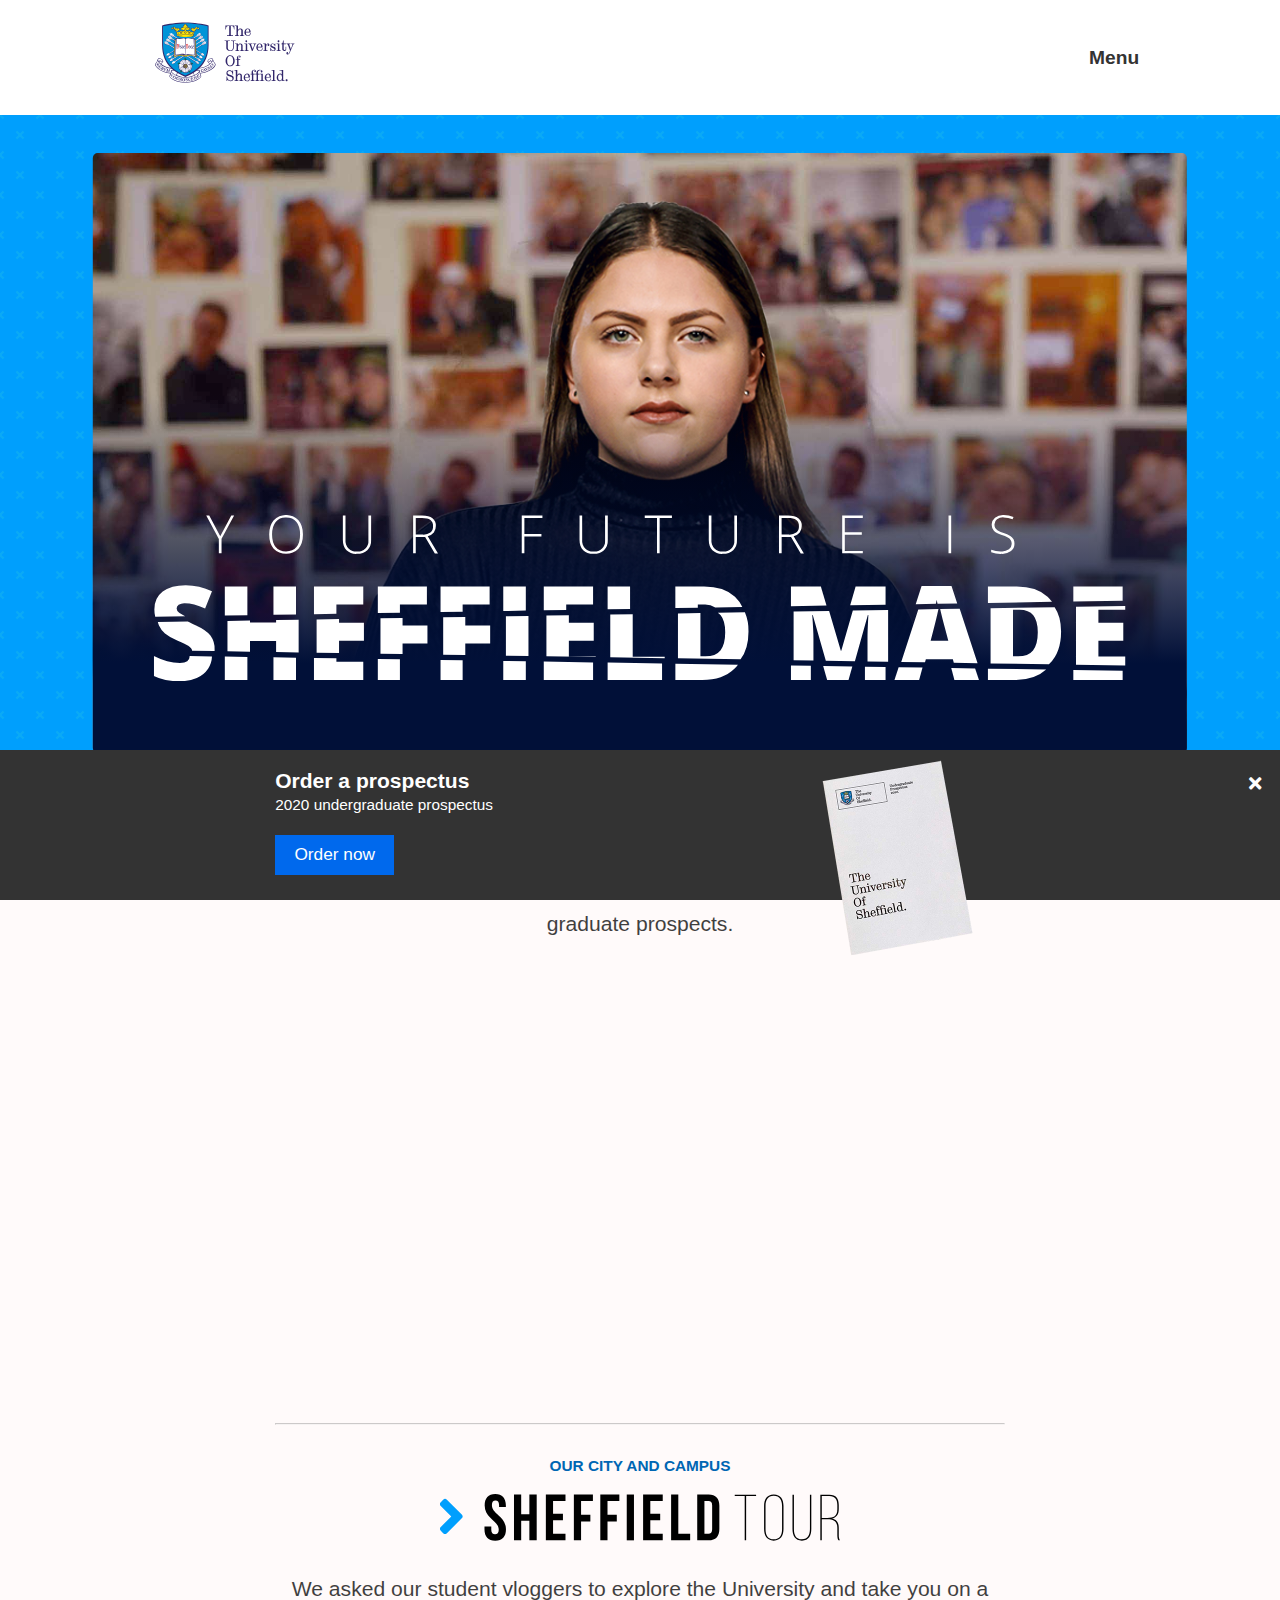
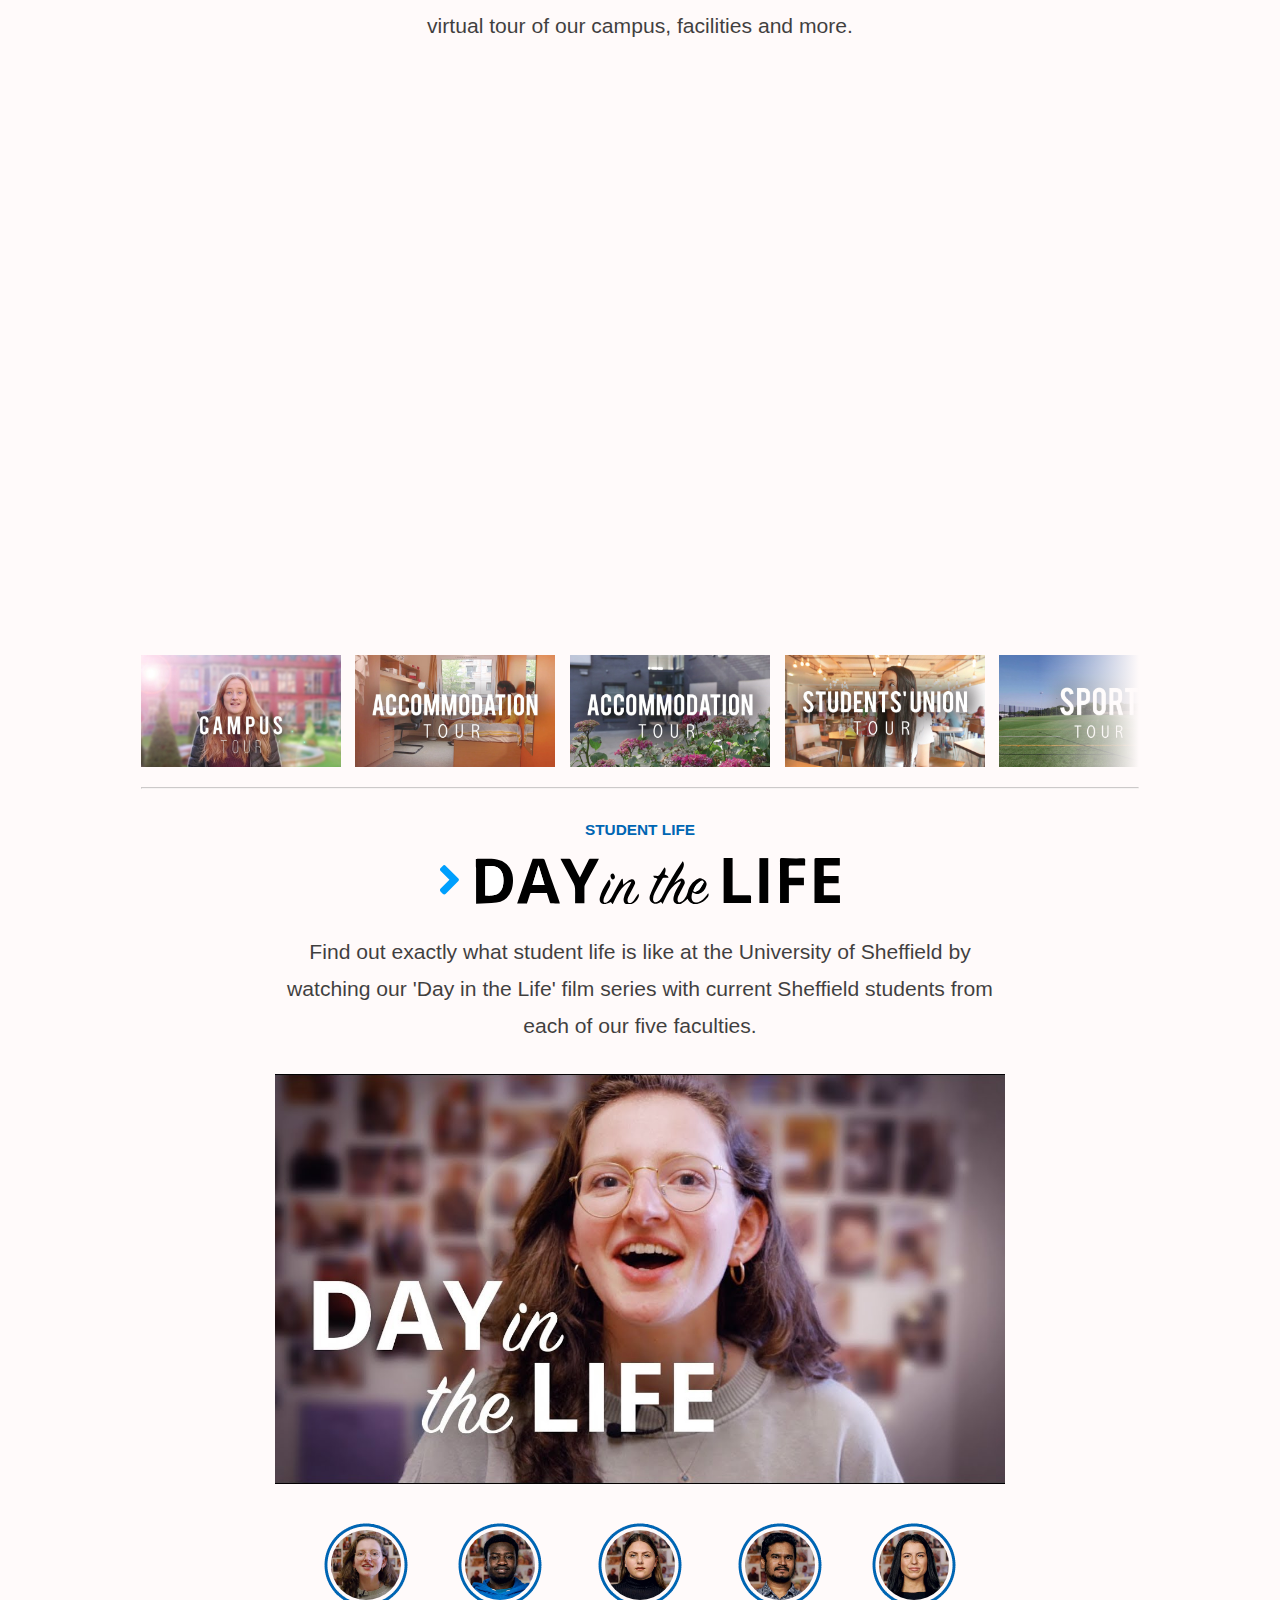
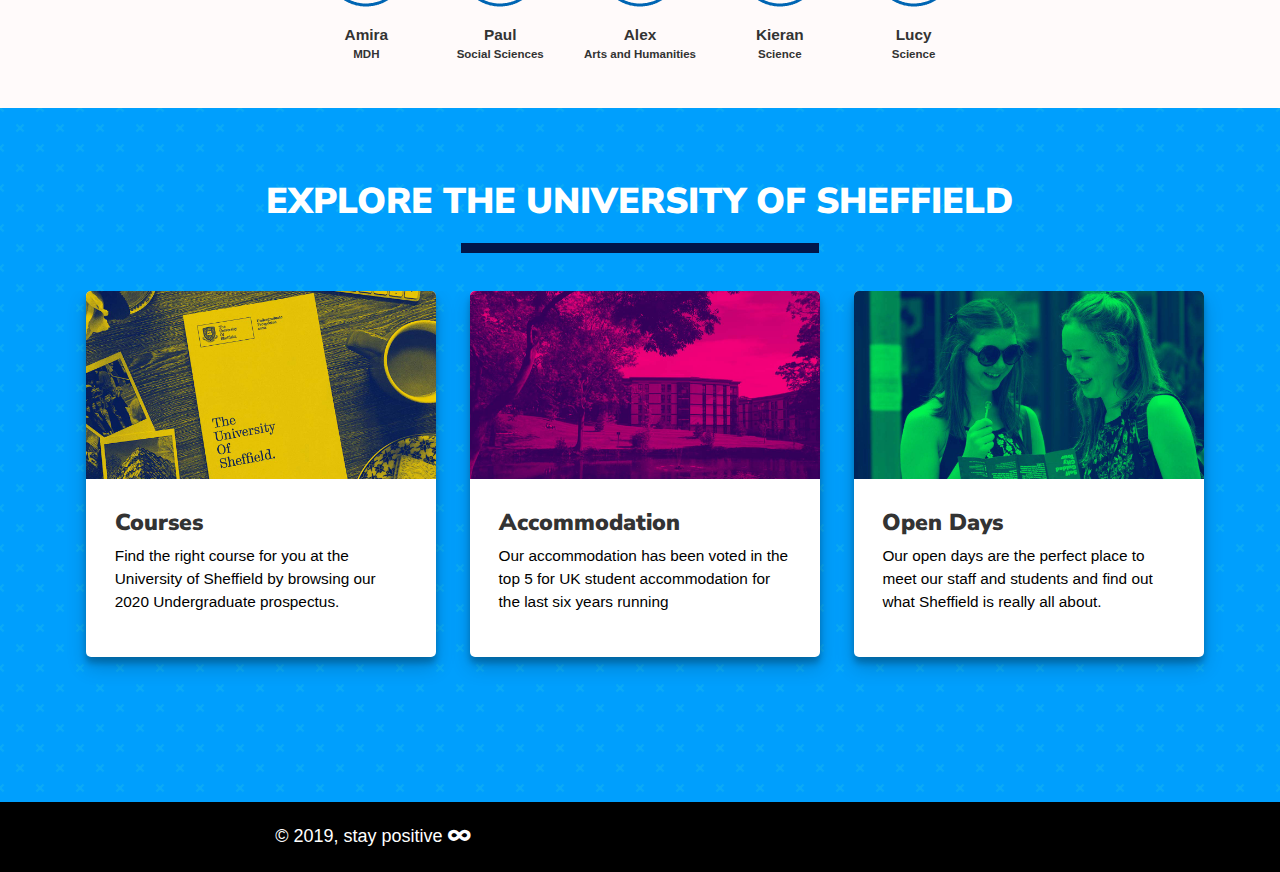
<file: index.html>
<!DOCTYPE html>
<html lang="en">
<head>
<link rel="stylesheet" href="main.css">
<link rel="stylesheet" href="https://use.fontawesome.com/releases/v5.10.1/css/all.css">
<script
  src="https://code.jquery.com/jquery-3.4.1.js"
  integrity="sha256-WpOohJOqMqqyKL9FccASB9O0KwACQJpFTUBLTYOVvVU="
  crossorigin="anonymous"></script>
<link rel="stylesheet" type="text/css" href="css/modal-video.min.css">
<script src="js/modal-video.min.js"></script>
<link href="https://fonts.googleapis.com/css?family=Nunito+Sans:400,700,900&display=swap" rel="stylesheet">
<meta name="viewport" content="width=device-width">
<meta name="description" content="A blog by Andrew Twist">
<meta name="theme-color" content="#0069ed" />
<title>Twist</title>
</head>
<body>
<div class="hero">
 <div class="header">
        <div class=logo><img class="resp" alt="University of Sheffield logo" src="images/uos-crest.svg"></div>
        <div class="navigation">
<div class="button_container" id="toggle" tabindex="0">Menu</span></div>
<div class="overlay" id="overlay">
    <div class="menu-container">
  <nav class="overlay-menu">
    <ul>
      <li><a href="#"><strong>Study</strong></a></li>
      <li><a href="#">Undergraduate</a></li>
      <li><a href="#">Postgraduate Taught</a></li>
      <li><a href="#">Postgraduate Research</a></li>
    </ul>
    <ul>
            <li><a href="#"><strong>Research</strong></li>
            <li><a href="#">About</a></li>
            <li><a href="#">Work</a></li>
            <li><a href="#">Contact</a></li>
          </ul>
  </nav>
</div>
</div>
<script>
        $('#toggle').keypress(function(event) {
        $(this).toggleClass('active');
        $('#overlay').toggleClass('open');            
       });
    </script>
<script>
    $('#toggle').click(function() {
    $(this).toggleClass('active');
    $('#overlay').toggleClass('open');
});
</script>
    </div> 
    </div>    
</div>
<div class="colour-row">
<div class="banner-contain">
<div class="hero-banner">
    <div class="hero-person">
        <img id="image" alt="UG student" src="images/paul-hero.png" style="width:600px">
        <p></p>
       
        <script>
          var imageSources = ["images/alex-hero.png", "images/paul-hero.png" , "images/kieran-hero.png", ]
    
          var index = 0;
          setInterval(function(){
            if (index === imageSources.length) {
              index = 0;
            }
            document.getElementById("image").src = imageSources[index];
            index++;
          }, 500);
        </script>
    </div>
        <div class="hero-content">
            <div class="hero-text">
          <svg xmlns="http://www.w3.org/2000/svg" viewBox="0 0 734.75 125.69"><title>sheffieldmad</title><path d="M454.18,344.84l8.36-15.62h2.15l-9.51,17.52v11h-2.05V346.89l-9.55-17.67h2.28Z" transform="translate(-403.94 -328.77)" style="fill:#fff"/><path d="M516.74,343.46q0,6.8-3.4,10.75a13.08,13.08,0,0,1-18.73,0q-3.41-4-3.4-10.79t3.43-10.74a13.13,13.13,0,0,1,18.72,0Q516.74,336.65,516.74,343.46Zm-23.36,0q0,6.12,2.73,9.48t7.85,3.35q5.16,0,7.88-3.32t2.73-9.51q0-6.18-2.73-9.47c-1.81-2.19-4.43-3.29-7.84-3.29a9.66,9.66,0,0,0-7.86,3.32Q493.38,337.35,493.38,343.46Z" transform="translate(-403.94 -328.77)" style="fill:#fff"/><path d="M568.29,329.22v18.47a10.26,10.26,0,0,1-2.85,7.7q-2.85,2.78-8,2.77a10.5,10.5,0,0,1-7.74-2.78c-1.86-1.86-2.78-4.44-2.78-7.76v-18.4h2v18.47a7.95,7.95,0,0,0,8.75,8.71,7.8,7.8,0,0,0,8.57-8.51V329.22Z" transform="translate(-403.94 -328.77)" style="fill:#fff"/><path d="M602.06,345.33v12.44h-2V329.22h6.8c3.54,0,6.15.65,7.85,2a7,7,0,0,1,2.54,5.91,7.71,7.71,0,0,1-1.52,4.84,8.36,8.36,0,0,1-4.6,2.83l7.76,13h-2.39l-7.36-12.44Zm0-1.72h5.45a8.74,8.74,0,0,0,5.61-1.61,5.78,5.78,0,0,0,2-4.76,5.55,5.55,0,0,0-2-4.74Q611.2,331,606.79,331h-4.73Z" transform="translate(-403.94 -328.77)" style="fill:#fff"/><path d="M684.22,357.77h-2V329.22h15.64v1.83H684.22v12.11h12.89V345H684.22Z" transform="translate(-403.94 -328.77)" style="fill:#fff"/><path d="M747.3,329.22v18.47a10.26,10.26,0,0,1-2.85,7.7q-2.85,2.78-8,2.77t-7.74-2.78c-1.86-1.86-2.79-4.44-2.79-7.76v-18.4h2v18.47a7.95,7.95,0,0,0,8.75,8.71,7.81,7.81,0,0,0,8.57-8.51V329.22Z" transform="translate(-403.94 -328.77)" style="fill:#fff"/><path d="M786.52,357.77h-2V331.09h-9.28v-1.87h20.56v1.87h-9.27Z" transform="translate(-403.94 -328.77)" style="fill:#fff"/><path d="M845,329.22v18.47a10.26,10.26,0,0,1-2.85,7.7q-2.85,2.78-7.95,2.77a10.5,10.5,0,0,1-7.75-2.78c-1.85-1.86-2.78-4.44-2.78-7.76v-18.4h2v18.47a8,8,0,0,0,8.75,8.71,7.81,7.81,0,0,0,8.58-8.51V329.22Z" transform="translate(-403.94 -328.77)" style="fill:#fff"/><path d="M878.79,345.33v12.44h-2V329.22h6.8q5.31,0,7.85,2a7,7,0,0,1,2.54,5.91,7.7,7.7,0,0,1-1.51,4.84,8.4,8.4,0,0,1-4.6,2.83l7.75,13h-2.38l-7.37-12.44Zm0-1.72h5.45a8.74,8.74,0,0,0,5.61-1.61,5.75,5.75,0,0,0,2-4.76,5.58,5.58,0,0,0-2-4.74c-1.3-1-3.43-1.49-6.37-1.49h-4.73Z" transform="translate(-403.94 -328.77)" style="fill:#fff"/><path d="M940.18,357.77H924.57V329.22h15.61v1.83H926.56v10.8h12.86v1.84H926.56v12.25h13.62Z" transform="translate(-403.94 -328.77)" style="fill:#fff"/><path d="M1005,357.77V329.22h2v28.55Z" transform="translate(-403.94 -328.77)" style="fill:#fff"/><path d="M1054.87,350.41a6.84,6.84,0,0,1-2.62,5.66,10.86,10.86,0,0,1-7,2.09,21.79,21.79,0,0,1-8-1.15v-2a20.32,20.32,0,0,0,7.87,1.31,8.77,8.77,0,0,0,5.57-1.62,5.08,5.08,0,0,0,2.06-4.22,4.86,4.86,0,0,0-.68-2.69,6.21,6.21,0,0,0-2.23-1.94,27,27,0,0,0-4.53-1.9c-2.91-1-4.93-2.08-6-3.25a7,7,0,0,1,.84-9.88,9.93,9.93,0,0,1,6.45-2,18.81,18.81,0,0,1,7.56,1.52l-.72,1.72a17.66,17.66,0,0,0-6.8-1.49,8,8,0,0,0-5,1.47,4.78,4.78,0,0,0-1.87,4,5.27,5.27,0,0,0,.57,2.6,5.37,5.37,0,0,0,1.89,1.83,25.44,25.44,0,0,0,4.49,1.94,23.83,23.83,0,0,1,5,2.24,7.09,7.09,0,0,1,2.45,2.46A6.67,6.67,0,0,1,1054.87,350.41Z" transform="translate(-403.94 -328.77)" style="fill:#fff"/><path d="M820.3,396.49h-4.94v2.43l13.19-.22A14.2,14.2,0,0,0,820.3,396.49Z" transform="translate(-403.94 -328.77)" style="fill:none"/><polygon points="90.49 77.3 90.49 75.48 70.77 75.81 70.77 77.3 90.49 77.3" style="fill:none"/><path d="M996,392.88c-.13.76-.33,1.78-.6,3.05l1.24,0C996.4,394.66,996.18,393.64,996,392.88Z" transform="translate(-403.94 -328.77)" style="fill:none"/><path d="M421.21,399.49a3.53,3.53,0,0,1,1.5-2.88,8,8,0,0,1,4.82-1.16q6.39,0,15.21,4l5.2-13.1a48.71,48.71,0,0,0-19.9-4.51q-11,0-17.36,4.85t-6.31,13.54a22.53,22.53,0,0,0,.64,5.46l22.64-.37a34.21,34.21,0,0,1-4.53-2.56A4.15,4.15,0,0,1,421.21,399.49Z" transform="translate(-403.94 -328.77)" style="fill:#fff"/><polygon points="90.49 54.01 90.49 75.48 107.55 75.2 107.55 54.01 90.49 54.01" style="fill:#fff"/><polygon points="70.77 54.01 53.71 54.01 53.71 76.09 70.77 75.81 70.77 54.01" style="fill:#fff"/><polygon points="158.43 67.63 158.43 54.01 121.13 54.01 121.13 74.97 138.1 74.69 138.1 67.63 158.43 67.63" style="fill:#fff"/><polygon points="206.55 67.63 206.55 54.01 169.43 54.01 169.43 74.17 186.14 73.89 186.14 67.63 206.55 67.63" style="fill:#fff"/><polygon points="253.99 67.63 253.99 54.01 216.86 54.01 216.86 73.38 233.58 73.11 233.58 67.63 253.99 67.63" style="fill:#fff"/><polygon points="264.3 54.01 264.3 72.6 281.36 72.31 281.36 54.01 264.3 54.01" style="fill:#fff"/><polygon points="332.23 67.63 332.23 54.01 294.94 54.01 294.94 72.09 311.91 71.81 311.91 67.63 332.23 67.63" style="fill:#fff"/><polygon points="343.23 54.01 343.23 71.29 360.21 71 360.21 54.01 343.23 54.01" style="fill:#fff"/><path d="M843.48,390.51q-8.22-7.72-23.35-7.73H798.39V399.2l17-.28v-2.43h4.94a14.2,14.2,0,0,1,8.25,2.21l20.45-.34A23.94,23.94,0,0,0,843.48,390.51Z" transform="translate(-403.94 -328.77)" style="fill:#fff"/><polygon points="504.5 54.01 481.89 54.01 481.89 68.98 508.76 68.54 504.5 54.01" style="fill:#fff"/><polygon points="530.79 54.01 526.69 68.24 553.44 67.8 553.44 54.01 530.79 54.01" style="fill:#fff"/><path d="M984.62,382.52l-4.44,13.66,15.26-.25c.27-1.27.47-2.29.6-3.05.14.76.36,1.78.64,3l14.9-.25-4.32-13.14Z" transform="translate(-403.94 -328.77)" style="fill:#fff"/><path d="M1079.9,390.51q-8.24-7.72-23.36-7.73H1034.8v12.5l48.46-.81A23.48,23.48,0,0,0,1079.9,390.51Z" transform="translate(-403.94 -328.77)" style="fill:#fff"/><polygon points="732.75 54.01 695.45 54.01 695.45 65.44 732.75 64.82 732.75 54.01" style="fill:#fff"/><path d="M406,431" transform="translate(-403.94 -328.77)" style="fill:#0819ff"/><path d="M943.84,417.29q.06-2.62.58-12.85H944l-9.79,34.9,9.54.15V422.06Q943.78,419.9,943.84,417.29Z" transform="translate(-403.94 -328.77)" style="fill:none"/><path d="M902,404.35q.9,11.56.9,18v16.54l9.32.14-9.84-34.64Z" transform="translate(-403.94 -328.77)" style="fill:none"/><polygon points="72.77 95.22 72.77 103.35 92.49 103.66 92.49 95.22 72.77 95.22" style="fill:none"/><polygon points="584.01 109.06 583.38 111.41 605.13 111.75 604.42 109.06 584.01 109.06" style="fill:none"/><path d="M991.47,423.9h13.36l-2.7-10.31c-.63-2.29-1.4-5.26-2.3-8.89-.47-1.87-.85-3.46-1.15-4.79l-1.24,0c-.25,1.17-.56,2.56-.92,4.17Q995.38,409.13,991.47,423.9Z" transform="translate(-403.94 -328.77)" style="fill:none"/><path d="M821.14,435.68q7.74,0,11.35-4.49t3.61-13.73q0-8.64-3.42-12.81a10.65,10.65,0,0,0-2.13-1.95l-13.19.22v32.76Z" transform="translate(-403.94 -328.77)" style="fill:none"/><polygon points="519.95 102.61 528.69 72.24 510.76 72.54 519.6 102.61 519.95 102.61" style="fill:none"/><path d="M1058.72,400.49h-4.94v35.19h3.78q7.73,0,11.34-4.49t3.61-13.73q0-8.64-3.42-12.81T1058.72,400.49Z" transform="translate(-403.94 -328.77)" style="fill:none"/><path d="M446.78,420q-3.16-4.19-11.28-7.84c-2.33-1.06-4.26-2-5.85-2.77l-22.64.37a15.47,15.47,0,0,0,.84,2.57,16.58,16.58,0,0,0,4.55,6,39.93,39.93,0,0,0,9.22,5.41q6.79,3.06,8.36,4a8.19,8.19,0,0,1,2.27,2,3.53,3.53,0,0,1,.67,1.7l17,.26c0-.38,0-.77,0-1.17A17.08,17.08,0,0,0,446.78,420Z" transform="translate(-403.94 -328.77)" style="fill:#fff"/><path d="M431,436a4,4,0,0,1-1.76,3.37q-1.76,1.32-5.54,1.32a37.76,37.76,0,0,1-9.63-1.4,50.46,50.46,0,0,1-10.09-3.89v15.13a39.09,39.09,0,0,0,8.85,3.07,53.47,53.47,0,0,0,10.52.88,31.61,31.61,0,0,0,13.11-2.52,19.42,19.42,0,0,0,8.55-7,18.25,18.25,0,0,0,2.93-9.21l-17-.26A3.31,3.31,0,0,1,431,436Z" transform="translate(-403.94 -328.77)" style="fill:#fff"/><polygon points="92.49 79.48 92.49 81.3 72.77 81.3 72.77 79.81 55.71 80.09 55.71 103.08 72.77 103.35 72.77 95.22 92.49 95.22 92.49 103.66 109.55 103.93 109.55 79.2 92.49 79.48" style="fill:#fff"/><polygon points="90.49 124.83 107.55 124.83 107.55 107.93 90.49 107.66 90.49 124.83" style="fill:#fff"/><polygon points="53.71 124.83 70.77 124.83 70.77 107.35 53.71 107.08 53.71 124.83" style="fill:#fff"/><polygon points="121.13 124.83 158.43 124.83 158.43 111 138.1 111 138.1 108.41 121.13 108.14 121.13 124.83" style="fill:#fff"/><polygon points="158.92 95.14 158.92 81.52 140.1 81.52 140.1 78.69 123.13 78.97 123.13 104.14 140.1 104.41 140.1 95.14 158.92 95.14" style="fill:#fff"/><polygon points="206.96 97.24 206.96 83.62 188.14 83.62 188.14 77.89 171.43 78.17 171.43 104.91 188.14 105.17 188.14 97.24 206.96 97.24" style="fill:#fff"/><polygon points="169.43 124.83 186.14 124.83 186.14 109.17 169.43 108.91 169.43 124.83" style="fill:#fff"/><polygon points="216.86 124.83 233.58 124.83 233.58 109.92 216.86 109.66 216.86 124.83" style="fill:#fff"/><polygon points="254.4 97.24 254.4 83.62 235.58 83.62 235.58 77.11 218.86 77.38 218.86 105.66 235.58 105.92 235.58 97.24 254.4 97.24" style="fill:#fff"/><polygon points="264.3 124.83 281.36 124.83 281.36 110.67 264.3 110.41 264.3 124.83" style="fill:#fff"/><polygon points="266.3 76.6 266.3 106.41 283.36 106.67 283.36 76.31 266.3 76.6" style="fill:#fff"/><polygon points="294.94 124.83 332.23 124.83 332.23 111.48 294.94 110.89 294.94 124.83" style="fill:#fff"/><polygon points="313.91 107 313.91 95.14 332.73 95.14 332.73 81.52 313.91 81.52 313.91 75.81 296.94 76.09 296.94 106.89 334.23 107.48 334.23 107 313.91 107" style="fill:#fff"/><polygon points="343.23 124.83 384.4 124.83 384.4 112.3 343.23 111.65 343.23 124.83" style="fill:#fff"/><polygon points="362.21 107.13 362.21 75 345.23 75.29 345.23 107.65 386.4 108.3 386.4 107.13 362.21 107.13" style="fill:#fff"/><path d="M851,402.36l-20.45.34a10.65,10.65,0,0,1,2.13,1.95q3.42,4.17,3.42,12.81,0,9.24-3.61,13.73t-11.35,4.49h-3.78V402.92l-17,.28v34l47.36.74q6-8.07,6-21.11A35.53,35.53,0,0,0,851,402.36Z" transform="translate(-403.94 -328.77)" style="fill:#fff"/><path d="M798.39,453.6h20.32q15.69,0,24.34-8.51a25.82,25.82,0,0,0,2.7-3.12l-47.36-.74Z" transform="translate(-403.94 -328.77)" style="fill:#fff"/><polygon points="481.89 124.83 496.93 124.83 496.93 114.08 481.89 113.84 481.89 124.83" style="fill:#fff"/><polygon points="509.26 124.83 525.42 124.83 528.3 114.57 506.25 114.22 509.26 124.83" style="fill:#fff"/><polygon points="537.84 124.83 553.44 124.83 553.44 114.97 537.84 114.72 537.84 124.83" style="fill:#fff"/><path d="M932.63,401l-8.75,30.37h-.34l-8.84-30.07-26.87.44v36.86l15,.24V422.31q0-6.39-.9-18h.38L912.19,439l22,.35,9.79-34.9h.39q-.51,10.23-.58,12.85t-.06,4.77v17.43l15.59.25V400.56Z" transform="translate(-403.94 -328.77)" style="fill:#fff"/><path d="M998.68,399.91c.3,1.33.68,2.92,1.15,4.79.9,3.63,1.67,6.6,2.3,8.89l2.7,10.31H991.47q3.91-14.77,5-19.8c.36-1.61.67-3,.92-4.17l-15.26.25-12.91,39.71,18,.29.64-2.35h20.41l.71,2.69,18,.29-13.54-41.15Z" transform="translate(-403.94 -328.77)" style="fill:#fff"/><polygon points="605.51 124.83 624.08 124.83 621.18 116.04 603.13 115.75 605.51 124.83" style="fill:#fff"/><polygon points="560.18 124.83 578.83 124.83 581.38 115.41 563.34 115.13 560.18 124.83" style="fill:#fff"/><path d="M1034.8,453.6h20.33q15.13,0,23.73-7.94l-44.06-.7Z" transform="translate(-403.94 -328.77)" style="fill:#fff"/><path d="M1090.13,416.86q0-11.24-4.87-18.39l-48.46.81V441l44.06.7c.2-.19.41-.37.61-.57Q1090.13,432.59,1090.13,416.86Zm-21.23,14.33q-3.62,4.49-11.34,4.49h-3.78V400.49h4.94q7,0,10.37,4.16t3.42,12.81Q1072.51,426.7,1068.9,431.19Z" transform="translate(-403.94 -328.77)" style="fill:#fff"/><polygon points="734.75 107 714.42 107 714.42 95.14 733.24 95.14 733.24 81.52 714.42 81.52 714.42 71.63 734.75 71.63 734.75 68.82 697.45 69.44 697.45 113.21 734.75 113.8 734.75 107" style="fill:#fff"/><polygon points="695.45 117.21 695.45 124.83 732.75 124.83 732.75 117.8 695.45 117.21" style="fill:#fff"/></svg>
          <p style="margin-top:0rem;margin-bottom:0rem;"></p></div>
        </div></div></div></div>
<div class="container" style="padding-bottom:0rem;padding-top:0rem;" >
    <p class="intro-lead" style="padding-bottom:1rem;">Make Sheffield the start of something special. When you study here you get one of the best student experiences in the UK. We're also top in the north for graduate prospects.</p>
    <div class="video-container"><iframe title="This is the Unviersity of Sheffield" width="560" height="315" src="https://www.youtube.com/embed/N5yRLFcbv4s" frameborder="0" allow="accelerometer; autoplay; encrypted-media; gyroscope; picture-in-picture" allowfullscreen></iframe></div>
    <hr class="clear" />
    <hr class="clear" />
    <hr />
    <div class="section-title" style="padding-top:1rem;margin-bottom:0.75rem;">Our city and campus</div>
    <svg xmlns="http://www.w3.org/2000/svg" viewBox="0 0 893.05 104.62" class="icon-400"><title>tour</title><path d="M277.33,577.94a5.89,5.89,0,0,1-8.3,0l-5.37-5.61a5.89,5.89,0,0,1,0-8.3l23.44-23.44-23.44-23.44a5.89,5.89,0,0,1,0-8.3l5.37-5.61a5.89,5.89,0,0,1,8.3,0l33.2,33.2a5.89,5.89,0,0,1,0,8.3Z" transform="translate(-261.95 -490.42)" style="fill:#009ffd"/><path d="M385.35,490.42c15.64,0,23.67,9.35,23.67,25.72v3.21H393.83v-4.24c0-7.3-2.93-10.08-8-10.08s-8,2.78-8,10.08c0,21,31.42,25,31.42,54.21,0,16.37-8.18,25.72-24,25.72s-24-9.35-24-25.72V563h15.2v7.3c0,7.31,3.21,9.94,8.33,9.94s8.33-2.63,8.33-9.94c0-21-31.42-25-31.42-54.2C361.68,499.77,369.72,490.42,385.35,490.42Z" transform="translate(-261.95 -490.42)"/><path d="M427.14,593.87V491.59h16.07v43.83h18.26V491.59h16.37V593.87H461.47V550H443.21v43.83Z" transform="translate(-261.95 -490.42)"/><path d="M536.43,534.69V549.3H514.36v30h27.76v14.61H498.29V491.59h43.83V506.2H514.36v28.49Z" transform="translate(-261.95 -490.42)"/><path d="M597.65,537v14.61H576.9v42.23H560.83V491.59h42.51V506.2H576.9V537Z" transform="translate(-261.95 -490.42)"/><path d="M656.67,537v14.61H635.93v42.23H619.85V491.59h42.52V506.2H635.93V537Z" transform="translate(-261.95 -490.42)"/><path d="M695,491.59V593.87H678.88V491.59Z" transform="translate(-261.95 -490.42)"/><path d="M753.54,534.69V549.3H731.48v30h27.76v14.61H715.41V491.59h43.83V506.2H731.48v28.49Z" transform="translate(-261.95 -490.42)"/><path d="M794,491.59v87.67h26.45v14.61H777.94V491.59Z" transform="translate(-261.95 -490.42)"/><path d="M861.66,491.59c16.07,0,24,8.91,24,25.28v51.72c0,16.37-7.89,25.28-24,25.28H836.24V491.59Zm-9.35,87.67h9.06c5.11,0,8.18-2.63,8.18-9.94V516.14c0-7.31-3.07-9.94-8.18-9.94h-9.06Z" transform="translate(-261.95 -490.42)"/><path d="M942.24,495.11H920v-3.05h47.67v3.05H945.43v98.68h-3.19Z" transform="translate(-261.95 -490.42)"/><path d="M1007.05,491.33c15.7,0,21.8,11.49,21.8,25.73V568.8c0,14.24-6.1,25.72-21.8,25.72-15.4,0-21.51-11.48-21.51-25.72V517.06C985.54,502.82,991.65,491.33,1007.05,491.33Zm0,100.28c13.66,0,18.61-10.17,18.61-22.67v-52c0-12.5-5-22.67-18.61-22.67-13.51,0-18.31,10.17-18.31,22.67v52C988.74,581.44,993.54,591.61,1007.05,591.61Z" transform="translate(-261.95 -490.42)"/><path d="M1070,591.61c13.52,0,17.88-10.61,17.88-22.81V492.06h3.05v76.59c0,14-5.52,25.87-20.93,25.87s-21.07-11.92-21.07-25.87V492.06h3.2V568.8C1052.11,581,1056.47,591.61,1070,591.61Z" transform="translate(-261.95 -490.42)"/><path d="M1152.24,514.88V524c0,12.5-4.94,19.33-16.13,21.37,11.33,1.74,16.13,9.15,16.13,20.34v16c0,3.93.43,8.87,2.76,12.06h-3.49c-2-3.19-2.47-7.7-2.47-12.06v-16c0-15-9-18.89-22.23-18.89h-12.5v46.94h-3.2V492.06h20.2C1146.43,492.06,1152.24,500.93,1152.24,514.88Zm-3.2,9.59v-9.3c0-12.35-4.79-20.06-17.87-20.06h-16.86V543.8h12.5C1140.9,543.8,1149,540.17,1149,524.47Z" transform="translate(-261.95 -490.42)"/></svg>
    <p class="intro" style="margin-top:0rem;">We asked our student vloggers to explore the University and take you on a virtual tour of our campus, facilities and more.</p>
</div><div class="container-tour" style="padding-top:0rem;">
    <div class="video-container"><div id="player"></div></div> 
<div class="thumbnail-container">
    <div class="thumbnail-shelf">
<img id="dKno6ojJd_Q" class="media-circle"  alt="Campus tour "src="images/campustour.jpg"/>
<img id="721cfPieqrA"  class="media-circle" alt="Accommodation tour - Endcliffe Ranmoor" src="images/endcliffetour.jpg"/>
<img id="Ooqz3WgZ-Go"  class="media-circle" alt="Accomodation tour City" src="images/cityaccom.jpg"/>
<img id="qm9RgxCa6QE"  class="media-circle" alt="Students' Union tour" src="images/sutour.jpg"/>
<img id="KXtfaGnVYe8"  class="media-circle" alt="Sport tour" src="images/sporttour.jpg"/>
<img id="wNq-JRJG08o" class="media-circle" alt="City tour"  src="images/citytour.jpg"/>
    </div></div><hr /></div>
    <div class="container" style="padding-top:0rem;"">
        <div class="section-title" style="margin-bottom:0.75rem;">Student life</div>
<svg xmlns="http://www.w3.org/2000/svg" viewBox="0 0 1072.33 124.69" class="icon-400"><title>dayinthelife</title><path d="M358,485a20.86,20.86,0,0,1,4.25-.92c12.49-.07,25-.53,37.47.06,20.79,1,39.18,7.42,50.27,26.63,6.79,11.76,8.34,24.69,7.28,38.25-.86,11.08-3.37,21.32-9.42,30.7a47.57,47.57,0,0,1-34.57,21.86c-17.67,2.36-35.66,2.31-54.69,3.37,0-4.77,0-8.19,0-11.61q0-41.72,0-83.44A41,41,0,0,0,358,505Zm25.14,98c5.56,0,10.86.24,16.12,0,15.69-.82,26.52-8.34,30.76-23.65,2.75-9.93,2.61-20,.85-30-2.32-13.13-11.66-23.18-24.23-24.94-7.61-1.06-15.49-.19-23.5-.19Z" transform="translate(-261.95 -482.12)"/><path d="M583.21,603.92c-8.61,0-16.55.12-24.49-.16-.94,0-2.2-2.11-2.64-3.46-2.63-7.92-5.05-15.9-7.68-24.3-14.16,0-28.29-.06-42.42.13-1,0-2.59,1.67-3,2.88-2.15,6.21-4,12.52-6,18.79-.64,2-1.38,4-2.06,6H468.65c14-40.08,27.86-79.78,41.8-119.72,9.58,0,18.89-.15,28.19.16,1.34,0,3.27,2,3.8,3.47,5.82,16.12,11.37,32.34,17.09,48.49,7.31,20.63,14.72,41.22,22.05,61.84C582.18,599.68,582.53,601.44,583.21,603.92Zm-41-49.08-15.77-52.11-1.08.29L509.7,554.84Z" transform="translate(-261.95 -482.12)"/><path d="M1334,482.76V502h-43.17v28.13h39.93v19.73H1291V581.8h43.28v20.85H1266v-5.91q0-54.74,0-109.46c0-3,.24-5.18,4.17-5.16,20.8.1,41.59,0,62.39.05C1332.89,482.17,1333.18,482.41,1334,482.76Z" transform="translate(-261.95 -482.12)"/><path d="M981.09,576.64c2.37,5,.22,8.63-2.19,11.73A44.86,44.86,0,0,1,948,606c-7.63.93-17.09-4.23-20.57-11.16-.64-1.26-1.23-2.55-1.54-3.18-5.26,4.17-10,8.85-15.52,12-5.75,3.28-12.33,3.8-18.08-.82s-5-11.15-3.66-17.35c2.65-12,9.36-22,15.6-32.28,1.44-2.36,2.57-4.91,3.83-7.37l-.75-1.33c-2.39.88-5,1.38-7.14,2.71-12.92,8.18-22.5,19.4-29.3,33-4,8.09-7.93,16.22-12.23,25l-4.18-5.74c-3,1.43-6.08,3.51-9.45,4.36-13.44,3.4-24.6-7.23-20.29-20.43,4.23-12.94,10.67-25.16,16.22-37.65,1.14-2.55,2.65-4.94,4-7.5-3.51-2.8-10.08-1-11.21-8.26,3.55,0,6.69-.38,9.7.09,4.8.74,7.28-1.57,9.42-5.41,2.71-4.9,5.82-9.59,8.84-14.32a40.61,40.61,0,0,1,3-3.65c4.33,7,1,13.24-.6,19.72,3.88,1.75,9.15,1.86,10.75,8.49-4.25,0-8.15-.26-12,.12-1.69.17-4,1.23-4.74,2.58-7.09,12.46-14.24,24.9-20.63,37.72a42.6,42.6,0,0,0-4.31,16.51c-.36,7.8,6.38,11.46,12.79,7.06a33.44,33.44,0,0,0,10.17-11c8.89-16.18,16.58-33,25.81-49,8.66-15,18.69-29.22,28.12-43.79.78-1.21,1.58-2.42,2.66-4.07,5,6.47,2.93,12,1.2,17.11a66.31,66.31,0,0,1-6.5,12.82c-5.38,8.81-11,17.45-17.33,27.32,5-3.4,8.83-6.11,12.77-8.59,3.76-2.37,7.76-4.3,11.67-.37s4.77,8.56,2.52,13.28c-3.63,7.6-7.94,14.87-11.82,22.36-3.25,6.27-6.91,12.38-6.38,20,.39,5.68,3.36,8,8.46,5.3a31.68,31.68,0,0,0,9.47-7.84,49,49,0,0,0,9.52-19.22c4-15.62,12.76-28.15,27.85-35.5,7.06-3.44,12.06.23,17,4.19,4.76,3.81,6.91,8.55,4.77,14.84-3.39,10-8.64,18.08-19.37,21.47-6.63,2.09-12-.72-17.63-4.17-2.45,6.71-3.74,13.35-1.34,20.12,2.53,7.13,8.06,9,16.73,6.29,9.87-3.07,16.3-10.3,22.32-18.07C978.18,580.47,979.63,578.55,981.09,576.64ZM969.4,547.31l-1.27-.75c-.09-3.82-2.61-4.85-6.67-2.49-8.92,5.18-14.92,13-19.13,22.22-.66,1.44-1.05,4.45-.53,4.72,1.86,1,4.7,2.06,6.19,1.27,4-2.1,8.19-4.56,10.92-8C963,559.13,966,553,969.4,547.31Z" transform="translate(-261.95 -482.12)"/><path d="M649,603.7h-24.9V587.17c0-7.66.38-15.34-.16-23a34.1,34.1,0,0,0-3.4-13.06c-11.25-21.5-22.9-42.78-34.39-64.15a23.42,23.42,0,0,1-1-2.93c8.21,0,16-.24,23.7.19,1.6.08,3.64,2.31,4.52,4,5.66,11.09,11,22.35,16.55,33.5,1.95,3.91,4.19,7.67,6.95,12.67,5-10,9.46-18.69,13.83-27.47,3.25-6.51,6.29-13.14,9.66-19.59.73-1.38,2.44-3.13,3.77-3.18,7.44-.31,14.9-.15,23.77-.15-3.37,6.53-6.11,12.05-9,17.46-9.54,17.66-19.2,35.26-28.67,52.95a12.64,12.64,0,0,0-1.11,5.72c-.1,12,0,24,0,36Z" transform="translate(-261.95 -482.12)"/><path d="M1241,502c-13.51,0-26.16.14-38.8-.07-3.9-.07-5.29,1-5.17,5.07.28,9.12.09,18.25.09,27.88h40.55V555h-40.33v47.64h-23.69q0-31.14,0-62.22c0-15.81-.14-31.61-.21-47.42,0-.5,0-1,0-1.5.23-9.11.23-9.24,9-9.09,11.11.19,22.22.71,33.33.89,6.59.1,13.19-.21,19.79-.27,3.93,0,6.1,1.33,5.56,5.94C1240.65,493,1241,497.22,1241,502Z" transform="translate(-261.95 -482.12)"/><path d="M1022.4,482.15h24V582h5.8c12.65,0,25.32.23,38-.08,4.69-.11,6.14,1.39,5.78,5.94-.37,4.77-.08,9.59-.08,14.76H1022.4Z" transform="translate(-261.95 -482.12)"/><path d="M1142,602.74h-23.64V482.39H1142Z" transform="translate(-261.95 -482.12)"/><path d="M752,538.19c.35,5.24.7,10.47,1.05,15.57,4.4-3.51,9.21-7.82,14.53-11.38,2.81-1.88,6.58-3.56,9.79-3.36,5.36.35,9.22,7.57,7,13.09-2.58,6.37-6.24,12.3-9.42,18.42-3,5.7-6.23,11.27-8.75,17.15-2.85,6.65-1.69,13.08,2,14.93,3.12,1.58,9.55-1.52,13.33-6.77,4.1-5.7,8-11.57,12.09-17.62,2.89,3.41,1.37,7.06.08,9.81-4.84,10.32-12.85,17.6-24.41,18.69-10.62,1-16.77-5.91-14.77-16.81,2.37-12.94,9.6-23.64,16-34.75,1.51-2.64,2.7-5.46,4.62-9.37-7.76,1.24-12.5,4.92-17.1,8.74-12.69,10.52-20.07,24.75-27.11,39.19l-6.21,12.71-4.63-6.52c-4.23,1.7-8.33,3.9-12.7,5-12.41,3.11-19.94-4.45-16.82-16.84,3.62-14.39,10.74-27.2,18.71-39.56,1.81-2.81,4-5.38,6.32-8.47,5.06,6.66,3.74,12.71.93,18.52-4.44,9.19-9.41,18.12-13.81,27.32a27.6,27.6,0,0,0-2.59,9.87c-.4,6.22,2.68,8.19,8.36,5.38,6.72-3.33,11.17-8.84,14.65-15.54,7.74-14.93,15.93-29.64,24-44.4a20.19,20.19,0,0,1,2.77-3.26Z" transform="translate(-261.95 -482.12)"/><path d="M730.94,533c-.12,2.7-1.3,5.76-5.13,6.55-3.16.65-6.43-4.62-6.81-9.48-.35-4.5,2.76-5.69,5.82-6.53C727.24,522.91,730.86,528.33,730.94,533Z" transform="translate(-261.95 -482.12)"/><path d="M383.14,583V504.22c8,0,15.89-.87,23.5.19,12.57,1.76,21.91,11.81,24.23,24.94,1.76,10,1.9,20-.85,30C425.78,574.62,415,582.14,399.26,583,394,583.24,388.7,583,383.14,583Z" transform="translate(-261.95 -482.12)" style="fill:#fff"/><path d="M542.21,554.84H509.7L525.36,503l1.08-.29Z" transform="translate(-261.95 -482.12)" style="fill:#fff"/><path d="M969.4,547.31c-3.44,5.71-6.37,11.82-10.49,17-2.73,3.42-6.95,5.88-10.92,8-1.49.79-4.33-.31-6.19-1.27-.52-.27-.13-3.28.53-4.72,4.21-9.24,10.21-17,19.13-22.22,4.06-2.36,6.58-1.33,6.67,2.49Z" transform="translate(-261.95 -482.12)" style="fill:#fff"/><path d="M277.33,577.94a5.89,5.89,0,0,1-8.3,0l-5.37-5.61a5.89,5.89,0,0,1,0-8.3l23.44-23.44-23.44-23.44a5.89,5.89,0,0,1,0-8.3l5.37-5.61a5.89,5.89,0,0,1,8.3,0l33.2,33.2a5.89,5.89,0,0,1,0,8.3Z" transform="translate(-261.95 -482.12)" style="fill:#009ffd"/></svg>    
<p class="intro" style="margin-top:0rem;">Find out exactly what student life is like at the University of Sheffield by watching our 'Day in the Life' film series with current Sheffield students from each of our five faculties.</p>
    <img  alt="Day in the life" src="images/dayinthelife.jpg" width="100%">
    <hr class="clear" />
    <div class="student-container"  >
    <div class="students"><div class="js-modal-btn-1" data-video-id="4jexc0giwKI">
    <div class="circle">
            <img src="images/amira.jpg" alt="Amira" />
            <svg viewBox="0 0 100 100" xmlns="http://www.w3.org/2000/svg" style="enable-background:new -580 439 577.9 194;"
               xml:space="preserve">  
              <circle cx="50" cy="50" r="40" />
            </svg></div><div class="name">Amira<span class="faculty">MDH</span>
            </div><script>new ModalVideo('.js-modal-btn-1');</script>
          </div>
    <div class="js-modal-btn-2" data-video-id=""> <div class="circle">
                <img src="images/paul.jpg" alt="Paul" />
                <svg viewBox="0 0 100 100" xmlns="http://www.w3.org/2000/svg" style="enable-background:new -580 439 577.9 194;"
                   xml:space="preserve">  
                  <circle cx="50" cy="50" r="40" />
                </svg></div><script>new ModalVideo('.js-modal-btn-2');</script><div class="name">Paul<span class="faculty">Social Sciences</span>
                </div>
              </div>
    <div class="js-modal-btn-2" data-video-id=""> <div class="circle">
                    <img src="images/alex.jpg" alt="Alex" />
                    <svg viewBox="0 0 100 100" xmlns="http://www.w3.org/2000/svg" style="enable-background:new -580 439 577.9 194;"
                       xml:space="preserve">  
                      <circle cx="50" cy="50" r="40" />
                    </svg></div><script>new ModalVideo('.js-modal-btn-2');</script><div class="name">Alex<span class="faculty">Arts and Humanities</span>
                    </div>
                  </div>
                  <div class="js-modal-btn-2" data-video-id="Kieran"> <div class="circle">
                        <img src="images/kieran.jpg" alt="" />
                        <svg viewBox="0 0 100 100" xmlns="http://www.w3.org/2000/svg" style="enable-background:new -580 439 577.9 194;"
                           xml:space="preserve">  
                          <circle cx="50" cy="50" r="40" />
                        </svg></div><script>new ModalVideo('.js-modal-btn-2');</script><div class="name">Kieran<span class="faculty">Science</span>
                        </div>
                      </div>
                      <div class="js-modal-btn-2" data-video-id="Lucy"> <div class="circle">
                            <img src="images/lucy.jpg" alt="" />
                            <svg viewBox="0 0 100 100" xmlns="http://www.w3.org/2000/svg" style="enable-background:new -580 439 577.9 194;"
                               xml:space="preserve">  
                              <circle cx="50" cy="50" r="40" />
                            </svg></div><script>new ModalVideo('.js-modal-btn-2');</script><div class="name">Lucy<span class="faculty">Science</span>
                            </div>
                          </div>
                        </div></div>
                        <div class="nav-buttons"><i class="fas fa-angle-left icon" id="left-button"></i><i class="fas fa-angle-right icon" id="right-button"></i></div>
                        <hr class="clear" />
    </div>
</div>
<div class="colour-row">
    <div class="container-wide">
        <h1 class="colour">EXPLORE THE UNIVERSITY OF SHEFFIELD</h1>
        <hr class="thick" />
        <div class="card-shelf">
                <div class="outer-card">
            <div class="card">
    <div class="card-image">
    <img src="images/courses.jpg" alt="Courses">
    </div>
    <div class="card-main">
        <div class="card-content">
    <a href="/" class="h2card"><h2 style="margin-bottom:0px;margin-top:0px;">Courses<i class="fas fa-angle-right h2icon"></i></h2></a>
     <p style="margin-top:0rem;">Find the right course for you at the University of Sheffield by browsing our 2020 Undergraduate prospectus.</p>
    </div>  
    </div>
    </div></div>
    <div class="outer-card">
    <div class="card">
            <div class="card-image">
            <img src="images/accom.jpg" alt="Accommodation">
            </div>
            <div class="card-main">
                <div class="card-content">
                <a href="/" class="h2card"><h2 style="margin-bottom:0px;margin-top:0px;">Accommodation<i class="fas fa-angle-right h2icon"></i></h2></a>
             <p style="margin-top:0rem;">Our accommodation has been voted in the top 5 for UK student accommodation for the last six years running</p>
            </div>  
            </div>
            </div>
        </div>
        <div class="outer-card">
            <div class="card">
                    <div class="card-image">
                    <img src="images/opendays.jpg" alt="Open Days">
                    </div>
                    <div class="card-main">
                        <div class="card-content">
                                <a href="/" class="h2card"><h2 style="margin-bottom:0px;margin-top:0px;">Open Days<i class="fas fa-angle-right h2icon"></i></h2></a>
                     <p style="margin-top:0rem;">Our open days are the perfect place to meet our staff and students and find out what Sheffield is really all about.</p>
                    </div>  
                    </div>
                    </div>
                </div>
                </div>
                <hr class="clear">
                <hr class="clear">
                <hr class="clear">
            </div> 
        </div>           
</div> 
<div id="cta-banner">
    <div class="cta-banner-content">
        <div class="cta-text">
                <div id="close-cta" onClick="document.getElementById('cta-banner').style.bottom = '-150px';"><i class="fas fa-times"></i></div>

    <h3 style="margin-top:0px;margin-bottom:0px;">Order a prospectus</h3>
<p style="margin-top:0px;margin-bottom:10px;">2020 undergraduate prospectus</p></div>
<button>Order now</button>
<img class="cta-image" src="images/ugprospectus.png" alt="UG Prospectus" width="200px">
</div></div>
<div class="foot"><footer>© 2019, stay positive <i class="fas fa-infinity icon fa-rotate-45"></i></footer></div>
<script>
        const toggleSwitch = document.querySelector('.theme-switch input[type="checkbox"]');
    const currentTheme = localStorage.getItem('theme');
    
    if (currentTheme) {
        document.documentElement.setAttribute('data-theme', currentTheme);
      
        if (currentTheme === 'dark') {
            toggleSwitch.checked = true;
        }
    }
    
    function switchTheme(e) {
        if (e.target.checked) {
            document.documentElement.setAttribute('data-theme', 'dark');
            localStorage.setItem('theme', 'dark');
        }
        else {        document.documentElement.setAttribute('data-theme', 'light');
              localStorage.setItem('theme', 'light');
        }    
    }
    
    toggleSwitch.addEventListener('change', switchTheme, false);
        </script>
        <script>
         $('#right-button').click(function() {
      event.preventDefault();
      $('.students').animate({
        scrollLeft: "+=180px"
      }, "slow");
   });
   
     $('#left-button').click(function() {
      event.preventDefault();
      $('.students').animate({
        scrollLeft: "-=180px"
      }, "slow");
   });
        </script>


<script>var tag = document.createElement('script');
        tag.src = "https://www.youtube.com/iframe_api";
        var firstScriptTag = document.getElementsByTagName('script')[0];
        firstScriptTag.parentNode.insertBefore(tag, firstScriptTag);
        var player;
        function onYouTubeIframeAPIReady() {
            player = new YT.Player('player', {
                height: '200',
                width: '350',
                videoId: 'wNq-JRJG08o',
                events: {
                    'onReady': onPlayerReady
                }
            });
        }
        function onPlayerReady(event) {
            event.target.loadVideo();
        }
        
        /*
        mKzLoZFz8PE
        -7Ok0O2nQaA
        YnwsMEabmSo
        */
        $(function() {
            jQuery(".media-circle").on("click", function() {
                player.loadVideoById(this.id);
            });
        });
        
        </script>
</body>
</html>
</file>
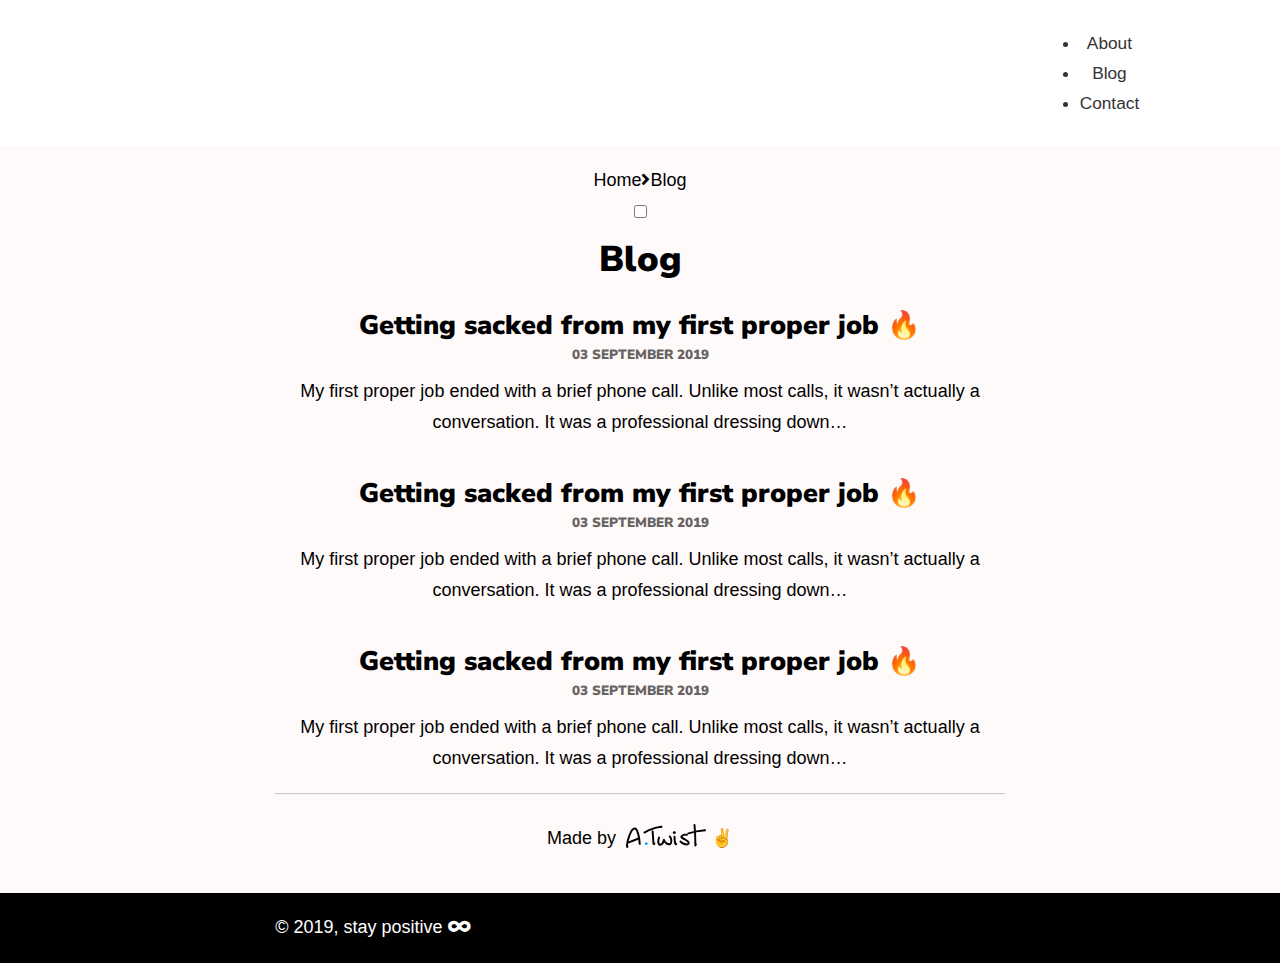
<file: blog.html>
<!DOCTYPE html>
<html lang="en">
<head>
<link rel="stylesheet" href="main.css">
<link rel="stylesheet" href="https://use.fontawesome.com/releases/v5.10.1/css/all.css">
<link href="https://fonts.googleapis.com/css?family=Nunito+Sans:400,700,900&display=swap" rel="stylesheet">
<meta name="viewport" content="width=device-width">
<meta name="description" content="A blog by Andrew Twist">
<meta name="theme-color" content="#fff200" />
<title>Twist</title>
</head>
<body>
<div class="hero">
 <div class="header">
        <div class=logo>
<svg xmlns="http://www.w3.org/2000/svg" viewBox="0 0 612.1 183.16" class="icons icon-128"><title>atwist</title><path d="M6.1,170c-.2.2-.5.4-.7.6,1.8-.7,3.5-1.5,5.3-2.2-.3,0-.5-.1-.8-.1,1.3.3,2.5.7,3.8,1,2.6,2,1.5-.7,1.5-3,.1-2.5.2-5,.4-7.4a129.42,129.42,0,0,1,2.3-16.4,258.44,258.44,0,0,1,8-29.9c5.7-17.9,11.3-37,21-53.2C50.8,52.9,57,43.5,65.1,41.9c7.5-1.5,11,8.1,13.2,13.6a271.35,271.35,0,0,1,15.6,58.8c1.7,11.6,1.9,23.2,2.6,34.8.3,5,2.8,9.9,8.4,10.1,6.2.3,9.8-5.1,8.7-10.8-1.9-9.5-16.4-5.5-14.5,4,0,.2.1.5.1.7.6-2.4,1.3-4.9,1.9-7.3a4.35,4.35,0,0,1-.7.6c1.8-.7,3.5-1.5,5.3-2.2h-.9c1.8.7,3.5,1.5,5.3,2.2.4.9.8,1.8,1.3,2.7v-2.8c0-1.5-.1-3.1-.1-4.6-.1-2.5-.2-4.9-.4-7.4-.4-6.1-1-12.3-1.8-18.4a274.56,274.56,0,0,0-6.5-33.7A251.59,251.59,0,0,0,92,49.7c-3.3-8.3-7.6-16.8-16-20.9C55,18.6,37,44.4,29.3,60.4c-9.4,19.5-16.3,41-22,61.8A195.38,195.38,0,0,0,.4,160.8C.1,166.2-.9,173.1,2,178c3.4,5.9,9.7,6.7,14.8,2.6,3.2-2.5,2.6-7.9,0-10.6-3.2-3.1-7.5-2.5-10.7,0Z" transform="translate(0.01 0)" style="fill:#fff"/><path d="M23,148c24.8-9.8,49.5-19.6,74.3-29.4,3.8-1.5,6.4-5,5.2-9.2-1-3.6-5.4-6.7-9.2-5.2C68.5,114,43.8,123.8,19,133.6c-3.8,1.5-6.4,5-5.2,9.2.9,3.5,5.4,6.7,9.2,5.2Z" transform="translate(0.01 0)" style="fill:#fff"/><path d="M196,56.3c1.4,19.4,2.7,38.7,4.1,58.1.7,9.5,1.3,19,2,28.5.6,8,1.4,15.4,9.8,18.6,2.4.9,5.6-.2,7.3-1.9a17.43,17.43,0,0,0,5-9.2c1.7-9.4-12.8-13.5-14.5-4a3.47,3.47,0,0,1-1.1,2.6c2.4-.6,4.9-1.3,7.3-1.9,4.1,1.6.9,1.8,1.5-.2.5-1.5-.3-4.3-.4-5.9-.3-3.9-.6-7.9-.8-11.8-.6-8.2-1.2-16.4-1.7-24.6-1.1-16.1-2.3-32.1-3.4-48.2-.7-9.7-15.7-9.8-15.1-.1Z" transform="translate(0.01 0)" style="fill:#fff"/><path d="M144.3,71.8A376,376,0,0,1,205,44.4c10.2-3.5,20.6-6.7,31.2-9.3,5.5-1.4,11.1-2.7,16.7-3.8,2.7-.5,5.3-1.1,8-1.5l3.6-.6a25.12,25.12,0,0,1,2.7-.4c2.2-.1,1.4-1-2.5-2.6-.3-1.9-.5-3.9-.8-5.8,0,.3-.1.5-.1.8-1.7,9.4,12.7,13.5,14.5,4,3-16.7-19.8-10.1-28.4-8.4A377.79,377.79,0,0,0,210.6,27a388.86,388.86,0,0,0-73.7,32.1c-8.6,4.5-1,17.5,7.4,12.7Z" transform="translate(0.01 0)" style="fill:#fff"/><path d="M247,100.2c-5.5,11.6-8.5,24.3-7.6,37.2.7,10,4.1,21.1,13.4,26.3,10.5,5.9,22.6.3,29.9-8.1,8-9.3,12.9-21.5,14.7-33.5H282.9a55.08,55.08,0,0,0,22.4,32.2c9.9,6.9,24.1,11.3,35.7,5.9,12.8-6,13.5-22.6,13-35-.4-13.3-4.4-26.7-14.4-36-7.1-6.5-17.7,4-10.6,10.6,6.5,6,9.3,14.4,9.9,23.2a79.34,79.34,0,0,1-.3,13.8c-.4,3.7-.6,8.4-4.5,10-7.2,3-16.8-2.1-22.3-6.4A40.39,40.39,0,0,1,297.4,118c-1.7-6.8-13.3-7.5-14.5,0a59.29,59.29,0,0,1-8.3,23.3c-2.6,4.2-9.5,13-15.3,8.7-4.8-3.5-5.1-12-5.1-17.1a59.49,59.49,0,0,1,5.7-25.2c4.2-8.6-8.8-16.3-12.9-7.5Z" transform="translate(0.01 0)" style="fill:#fff"/><path d="M363.8,97.6a290.78,290.78,0,0,0,3,40.6c.8,5.7,1.3,12.1,4.6,17.1a14,14,0,0,0,15.6,5.8c9.2-2.8,5.3-17.3-4-14.5.7.4.9.4.5-.3a28.64,28.64,0,0,1-.7-2.8c-.4-1.8-.6-3.6-.9-5.4-.7-4.4-1.2-8.9-1.7-13.4-.9-9-1.3-18-1.3-27.1-.2-9.7-15.2-9.7-15.1,0Z" transform="translate(0.01 0)" style="fill:#fff"/><path d="M468.8,75.2c-16.4-4-36-.3-48.2,11.9-16.6,16.7,14,30.9,25.7,37.3,7,3.8,14.5,7.2,20.5,12.6,1.6,1.4,6.1,5.3,6.1,7.8-.1,3.2-4.9,3.7-7.2,3.8-16.4,1.1-33-7.7-43.8-19.5-6.6-7.1-17.1,3.5-10.6,10.6a74,74,0,0,0,34.2,21.1c12.2,3.5,30,5.9,38.8-5.6,9.7-12.8-2.8-26.4-13.1-33.7-11.5-8.1-24.6-13.7-36.3-21.6a23.22,23.22,0,0,1-4-3c-.9-1,.5.8.4.9a20.11,20.11,0,0,0,2.8-2.3,36.28,36.28,0,0,1,9.4-4.8,38.08,38.08,0,0,1,21.4-1c9.3,2.3,13.3-12.2,3.9-14.5Z" transform="translate(0.01 0)" style="fill:#fff"/><path d="M516.8,7.2c4.6,52.5,6.8,105.3,6.5,158,0,8.8,12,9.8,14.7,2,1.2-3.5,2.4-7,3.6-10.4,3.2-9.1-11.3-13.1-14.5-4-1.2,3.5-2.4,7-3.6,10.4,4.9.7,9.8,1.3,14.7,2,.2-52.7-2-105.5-6.5-158-.7-9.6-15.7-9.6-14.9,0Z" transform="translate(0.01 0)" style="fill:#fff"/><path d="M479.1,78.7A704.52,704.52,0,0,1,604.7,55.8c8-.7,10.7-12.5,2-14.7-1.1-.3-2.2-.6-3.4-.9-9.4-2.4-13.4,12.1-4,14.5,1.1.3,2.2.6,3.4.9.7-4.9,1.3-9.8,2-14.7A731,731,0,0,0,475.1,64.3c-9.3,2.5-5.3,17,4,14.4Z" transform="translate(0.01 0)" style="fill:#fff"/><path d="M367.3,75.8h4.2a10.27,10.27,0,0,0,7-2.9,9.9,9.9,0,0,0-7-16.9h-4.2a10.27,10.27,0,0,0-7,2.9,9.9,9.9,0,0,0,7,16.9Z" transform="translate(0.01 0)" style="fill:#fff"/><path d="M154,160h2.1a10.4,10.4,0,0,0,7.2-3,7.21,7.21,0,0,0,2.1-3.3,8.6,8.6,0,0,0,.9-3.9,10.4,10.4,0,0,0-3-7.2,10.67,10.67,0,0,0-7.2-3H154a10.4,10.4,0,0,0-7.2,3,7.21,7.21,0,0,0-2.1,3.3,8.6,8.6,0,0,0-.9,3.9,10.4,10.4,0,0,0,3,7.2,10.22,10.22,0,0,0,7.2,3Z" transform="translate(0.01 0)" style="fill:#fff"/></svg></div>
        <ul class="navigation">
                <li><a href="index.html">About</a></li>
                <li><a href="/blog.html">Blog</a></li>
                <li><a href="/about">Contact</a></li>
            </ul>
    </div>     
</div>
<div class="container">
<div class="breadcrumbs"><span class="crumbs">Home<i class="fas fa-angle-right icon"></i>Blog</span>
<div class="theme-switch-wrapper">
        <label class="theme-switch" for="checkbox">
            <input type="checkbox" id="checkbox" />
            <div class="slider round">
                <span class="crater crater--1"></span>
                <span class="crater crater--2"></span>
                <span class="crater crater--3"></span>
                <span class="stars stars--1"></span>
                <span class="stars stars--2"></span>
                <span class="stars stars--3"></span>
            </div>
      </label>
    </div></div>
 <div class="section">
    <h1 style="margin-bottom: 0rem; margin-top:0rem;">Blog</h1>
    <h3 style="margin-bottom: 0rem;"><a href="blog">Getting sacked from my first proper job 🔥</a></h3>
<p style="margin-top: 0.2rem; opacity: 0.75;" class="date">03 September 2019</p>
<p style="margin-top:0rem;">My first proper job ended with a brief phone call. Unlike most calls, it wasn’t actually a conversation. It was a professional dressing down…</p>
<hr class="clear">
<h3 style="margin-bottom: 0rem;"><a class="standard" href="blog">Getting sacked from my first proper job 🔥</a></h3>
<p style="margin-top: 0.2rem; opacity: 0.75;" class="date">03 September 2019</p>
<p style="margin-top:0rem;"">My first proper job ended with a brief phone call. Unlike most calls, it wasn’t actually a conversation. It was a professional dressing down…</p>
<hr class="clear">
<h3 style="margin-bottom: 0rem;"><a class="standard" href="blog">Getting sacked from my first proper job 🔥</a></h3>
<p style="margin-top: 0.2rem; opacity: 0.75;" class="date">03 September 2019</p>
<p style="margin-top:0rem;">My first proper job ended with a brief phone call. Unlike most calls, it wasn’t actually a conversation. It was a professional dressing down…</p>
<hr />
        <div class="bio">
                <span>Made by &nbsp;<svg xmlns="http://www.w3.org/2000/svg" viewBox="0 0 612.1 183.16" class="icons icon-20"><title>atwist</title><path d="M6.1,170c-.2.2-.5.4-.7.6,1.8-.7,3.5-1.5,5.3-2.2-.3,0-.5-.1-.8-.1,1.3.3,2.5.7,3.8,1,2.6,2,1.5-.7,1.5-3,.1-2.5.2-5,.4-7.4a129.42,129.42,0,0,1,2.3-16.4,258.44,258.44,0,0,1,8-29.9c5.7-17.9,11.3-37,21-53.2C50.8,52.9,57,43.5,65.1,41.9c7.5-1.5,11,8.1,13.2,13.6a271.35,271.35,0,0,1,15.6,58.8c1.7,11.6,1.9,23.2,2.6,34.8.3,5,2.8,9.9,8.4,10.1,6.2.3,9.8-5.1,8.7-10.8-1.9-9.5-16.4-5.5-14.5,4,0,.2.1.5.1.7.6-2.4,1.3-4.9,1.9-7.3a4.35,4.35,0,0,1-.7.6c1.8-.7,3.5-1.5,5.3-2.2h-.9c1.8.7,3.5,1.5,5.3,2.2.4.9.8,1.8,1.3,2.7v-2.8c0-1.5-.1-3.1-.1-4.6-.1-2.5-.2-4.9-.4-7.4-.4-6.1-1-12.3-1.8-18.4a274.56,274.56,0,0,0-6.5-33.7A251.59,251.59,0,0,0,92,49.7c-3.3-8.3-7.6-16.8-16-20.9C55,18.6,37,44.4,29.3,60.4c-9.4,19.5-16.3,41-22,61.8A195.38,195.38,0,0,0,.4,160.8C.1,166.2-.9,173.1,2,178c3.4,5.9,9.7,6.7,14.8,2.6,3.2-2.5,2.6-7.9,0-10.6-3.2-3.1-7.5-2.5-10.7,0Z" transform="translate(0.01 0)" style="fill:var(--font-color);"/><path d="M23,148c24.8-9.8,49.5-19.6,74.3-29.4,3.8-1.5,6.4-5,5.2-9.2-1-3.6-5.4-6.7-9.2-5.2C68.5,114,43.8,123.8,19,133.6c-3.8,1.5-6.4,5-5.2,9.2.9,3.5,5.4,6.7,9.2,5.2Z" transform="translate(0.01 0)" style="fill:var(--font-color);"/><path d="M196,56.3c1.4,19.4,2.7,38.7,4.1,58.1.7,9.5,1.3,19,2,28.5.6,8,1.4,15.4,9.8,18.6,2.4.9,5.6-.2,7.3-1.9a17.43,17.43,0,0,0,5-9.2c1.7-9.4-12.8-13.5-14.5-4a3.47,3.47,0,0,1-1.1,2.6c2.4-.6,4.9-1.3,7.3-1.9,4.1,1.6.9,1.8,1.5-.2.5-1.5-.3-4.3-.4-5.9-.3-3.9-.6-7.9-.8-11.8-.6-8.2-1.2-16.4-1.7-24.6-1.1-16.1-2.3-32.1-3.4-48.2-.7-9.7-15.7-9.8-15.1-.1Z" transform="translate(0.01 0)" style="fill:var(--font-color);"/><path d="M144.3,71.8A376,376,0,0,1,205,44.4c10.2-3.5,20.6-6.7,31.2-9.3,5.5-1.4,11.1-2.7,16.7-3.8,2.7-.5,5.3-1.1,8-1.5l3.6-.6a25.12,25.12,0,0,1,2.7-.4c2.2-.1,1.4-1-2.5-2.6-.3-1.9-.5-3.9-.8-5.8,0,.3-.1.5-.1.8-1.7,9.4,12.7,13.5,14.5,4,3-16.7-19.8-10.1-28.4-8.4A377.79,377.79,0,0,0,210.6,27a388.86,388.86,0,0,0-73.7,32.1c-8.6,4.5-1,17.5,7.4,12.7Z" transform="translate(0.01 0)" style="fill:var(--font-color);"/><path d="M247,100.2c-5.5,11.6-8.5,24.3-7.6,37.2.7,10,4.1,21.1,13.4,26.3,10.5,5.9,22.6.3,29.9-8.1,8-9.3,12.9-21.5,14.7-33.5H282.9a55.08,55.08,0,0,0,22.4,32.2c9.9,6.9,24.1,11.3,35.7,5.9,12.8-6,13.5-22.6,13-35-.4-13.3-4.4-26.7-14.4-36-7.1-6.5-17.7,4-10.6,10.6,6.5,6,9.3,14.4,9.9,23.2a79.34,79.34,0,0,1-.3,13.8c-.4,3.7-.6,8.4-4.5,10-7.2,3-16.8-2.1-22.3-6.4A40.39,40.39,0,0,1,297.4,118c-1.7-6.8-13.3-7.5-14.5,0a59.29,59.29,0,0,1-8.3,23.3c-2.6,4.2-9.5,13-15.3,8.7-4.8-3.5-5.1-12-5.1-17.1a59.49,59.49,0,0,1,5.7-25.2c4.2-8.6-8.8-16.3-12.9-7.5Z" transform="translate(0.01 0)" style="fill:var(--font-color);"/><path d="M363.8,97.6a290.78,290.78,0,0,0,3,40.6c.8,5.7,1.3,12.1,4.6,17.1a14,14,0,0,0,15.6,5.8c9.2-2.8,5.3-17.3-4-14.5.7.4.9.4.5-.3a28.64,28.64,0,0,1-.7-2.8c-.4-1.8-.6-3.6-.9-5.4-.7-4.4-1.2-8.9-1.7-13.4-.9-9-1.3-18-1.3-27.1-.2-9.7-15.2-9.7-15.1,0Z" transform="translate(0.01 0)" style="fill:var(--font-color);"/><path d="M468.8,75.2c-16.4-4-36-.3-48.2,11.9-16.6,16.7,14,30.9,25.7,37.3,7,3.8,14.5,7.2,20.5,12.6,1.6,1.4,6.1,5.3,6.1,7.8-.1,3.2-4.9,3.7-7.2,3.8-16.4,1.1-33-7.7-43.8-19.5-6.6-7.1-17.1,3.5-10.6,10.6a74,74,0,0,0,34.2,21.1c12.2,3.5,30,5.9,38.8-5.6,9.7-12.8-2.8-26.4-13.1-33.7-11.5-8.1-24.6-13.7-36.3-21.6a23.22,23.22,0,0,1-4-3c-.9-1,.5.8.4.9a20.11,20.11,0,0,0,2.8-2.3,36.28,36.28,0,0,1,9.4-4.8,38.08,38.08,0,0,1,21.4-1c9.3,2.3,13.3-12.2,3.9-14.5Z" transform="translate(0.01 0)" style="fill:var(--font-color);"/><path d="M516.8,7.2c4.6,52.5,6.8,105.3,6.5,158,0,8.8,12,9.8,14.7,2,1.2-3.5,2.4-7,3.6-10.4,3.2-9.1-11.3-13.1-14.5-4-1.2,3.5-2.4,7-3.6,10.4,4.9.7,9.8,1.3,14.7,2,.2-52.7-2-105.5-6.5-158-.7-9.6-15.7-9.6-14.9,0Z" transform="translate(0.01 0)" style="fill:var(--font-color);"/><path d="M479.1,78.7A704.52,704.52,0,0,1,604.7,55.8c8-.7,10.7-12.5,2-14.7-1.1-.3-2.2-.6-3.4-.9-9.4-2.4-13.4,12.1-4,14.5,1.1.3,2.2.6,3.4.9.7-4.9,1.3-9.8,2-14.7A731,731,0,0,0,475.1,64.3c-9.3,2.5-5.3,17,4,14.4Z" transform="translate(0.01 0)" style="fill:var(--font-color);"/><path d="M367.3,75.8h4.2a10.27,10.27,0,0,0,7-2.9,9.9,9.9,0,0,0-7-16.9h-4.2a10.27,10.27,0,0,0-7,2.9,9.9,9.9,0,0,0,7,16.9Z" transform="translate(0.01 0)" style="fill:var(--font-color);"/><path d="M154,160h2.1a10.4,10.4,0,0,0,7.2-3,7.21,7.21,0,0,0,2.1-3.3,8.6,8.6,0,0,0,.9-3.9,10.4,10.4,0,0,0-3-7.2,10.67,10.67,0,0,0-7.2-3H154a10.4,10.4,0,0,0-7.2,3,7.21,7.21,0,0,0-2.1,3.3,8.6,8.6,0,0,0-.9,3.9,10.4,10.4,0,0,0,3,7.2,10.22,10.22,0,0,0,7.2,3Z" transform="translate(0.01 0)" style="fill:var(--svg-highlight-color-2);"/></svg>
            ✌️</span>
            </div>            
</div> 
</div> 
<div class="foot"><footer>© 2019, stay positive <i class="fas fa-infinity icon fa-rotate-45"></i></footer></div>
<script>
        const toggleSwitch = document.querySelector('.theme-switch input[type="checkbox"]');
    const currentTheme = localStorage.getItem('theme');
    
    if (currentTheme) {
        document.documentElement.setAttribute('data-theme', currentTheme);
      
        if (currentTheme === 'dark') {
            toggleSwitch.checked = true;
        }
    }
    
    function switchTheme(e) {
        if (e.target.checked) {
            document.documentElement.setAttribute('data-theme', 'dark');
            localStorage.setItem('theme', 'dark');
        }
        else {        document.documentElement.setAttribute('data-theme', 'light');
              localStorage.setItem('theme', 'light');
        }    
    }
    
    toggleSwitch.addEventListener('change', switchTheme, false);
        </script>
</body>
</html>
</file>
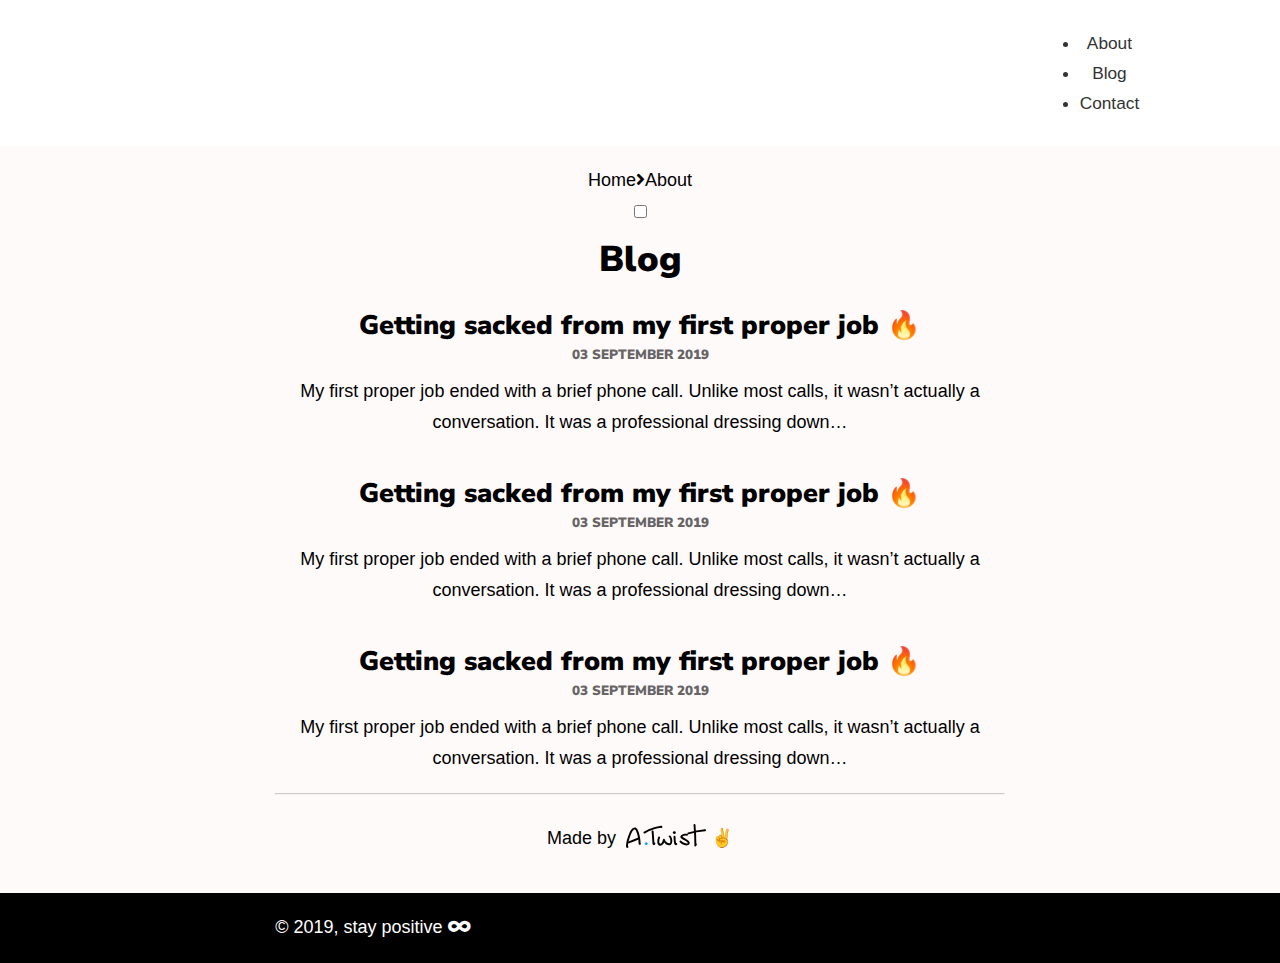
<file: index2.html>
<!DOCTYPE html>
<html lang="en">
<head>
<link rel="stylesheet" href="main.css">
<link rel="stylesheet" href="https://use.fontawesome.com/releases/v5.10.1/css/all.css">
<link href="https://fonts.googleapis.com/css?family=Nunito+Sans:400,700,900&display=swap" rel="stylesheet">
<meta name="viewport" content="width=device-width">
<meta name="description" content="A blog by Andrew Twist">
<meta name="theme-color" content="#fff200" />
<title>Twist</title>
</head>
<body>
<div class="hero">
 <div class="header">
        <div class=logo>
<svg xmlns="http://www.w3.org/2000/svg" viewBox="0 0 612.1 183.16" class="icons icon-128"><title>atwist</title><path d="M6.1,170c-.2.2-.5.4-.7.6,1.8-.7,3.5-1.5,5.3-2.2-.3,0-.5-.1-.8-.1,1.3.3,2.5.7,3.8,1,2.6,2,1.5-.7,1.5-3,.1-2.5.2-5,.4-7.4a129.42,129.42,0,0,1,2.3-16.4,258.44,258.44,0,0,1,8-29.9c5.7-17.9,11.3-37,21-53.2C50.8,52.9,57,43.5,65.1,41.9c7.5-1.5,11,8.1,13.2,13.6a271.35,271.35,0,0,1,15.6,58.8c1.7,11.6,1.9,23.2,2.6,34.8.3,5,2.8,9.9,8.4,10.1,6.2.3,9.8-5.1,8.7-10.8-1.9-9.5-16.4-5.5-14.5,4,0,.2.1.5.1.7.6-2.4,1.3-4.9,1.9-7.3a4.35,4.35,0,0,1-.7.6c1.8-.7,3.5-1.5,5.3-2.2h-.9c1.8.7,3.5,1.5,5.3,2.2.4.9.8,1.8,1.3,2.7v-2.8c0-1.5-.1-3.1-.1-4.6-.1-2.5-.2-4.9-.4-7.4-.4-6.1-1-12.3-1.8-18.4a274.56,274.56,0,0,0-6.5-33.7A251.59,251.59,0,0,0,92,49.7c-3.3-8.3-7.6-16.8-16-20.9C55,18.6,37,44.4,29.3,60.4c-9.4,19.5-16.3,41-22,61.8A195.38,195.38,0,0,0,.4,160.8C.1,166.2-.9,173.1,2,178c3.4,5.9,9.7,6.7,14.8,2.6,3.2-2.5,2.6-7.9,0-10.6-3.2-3.1-7.5-2.5-10.7,0Z" transform="translate(0.01 0)" style="fill:#fff"/><path d="M23,148c24.8-9.8,49.5-19.6,74.3-29.4,3.8-1.5,6.4-5,5.2-9.2-1-3.6-5.4-6.7-9.2-5.2C68.5,114,43.8,123.8,19,133.6c-3.8,1.5-6.4,5-5.2,9.2.9,3.5,5.4,6.7,9.2,5.2Z" transform="translate(0.01 0)" style="fill:#fff"/><path d="M196,56.3c1.4,19.4,2.7,38.7,4.1,58.1.7,9.5,1.3,19,2,28.5.6,8,1.4,15.4,9.8,18.6,2.4.9,5.6-.2,7.3-1.9a17.43,17.43,0,0,0,5-9.2c1.7-9.4-12.8-13.5-14.5-4a3.47,3.47,0,0,1-1.1,2.6c2.4-.6,4.9-1.3,7.3-1.9,4.1,1.6.9,1.8,1.5-.2.5-1.5-.3-4.3-.4-5.9-.3-3.9-.6-7.9-.8-11.8-.6-8.2-1.2-16.4-1.7-24.6-1.1-16.1-2.3-32.1-3.4-48.2-.7-9.7-15.7-9.8-15.1-.1Z" transform="translate(0.01 0)" style="fill:#fff"/><path d="M144.3,71.8A376,376,0,0,1,205,44.4c10.2-3.5,20.6-6.7,31.2-9.3,5.5-1.4,11.1-2.7,16.7-3.8,2.7-.5,5.3-1.1,8-1.5l3.6-.6a25.12,25.12,0,0,1,2.7-.4c2.2-.1,1.4-1-2.5-2.6-.3-1.9-.5-3.9-.8-5.8,0,.3-.1.5-.1.8-1.7,9.4,12.7,13.5,14.5,4,3-16.7-19.8-10.1-28.4-8.4A377.79,377.79,0,0,0,210.6,27a388.86,388.86,0,0,0-73.7,32.1c-8.6,4.5-1,17.5,7.4,12.7Z" transform="translate(0.01 0)" style="fill:#fff"/><path d="M247,100.2c-5.5,11.6-8.5,24.3-7.6,37.2.7,10,4.1,21.1,13.4,26.3,10.5,5.9,22.6.3,29.9-8.1,8-9.3,12.9-21.5,14.7-33.5H282.9a55.08,55.08,0,0,0,22.4,32.2c9.9,6.9,24.1,11.3,35.7,5.9,12.8-6,13.5-22.6,13-35-.4-13.3-4.4-26.7-14.4-36-7.1-6.5-17.7,4-10.6,10.6,6.5,6,9.3,14.4,9.9,23.2a79.34,79.34,0,0,1-.3,13.8c-.4,3.7-.6,8.4-4.5,10-7.2,3-16.8-2.1-22.3-6.4A40.39,40.39,0,0,1,297.4,118c-1.7-6.8-13.3-7.5-14.5,0a59.29,59.29,0,0,1-8.3,23.3c-2.6,4.2-9.5,13-15.3,8.7-4.8-3.5-5.1-12-5.1-17.1a59.49,59.49,0,0,1,5.7-25.2c4.2-8.6-8.8-16.3-12.9-7.5Z" transform="translate(0.01 0)" style="fill:#fff"/><path d="M363.8,97.6a290.78,290.78,0,0,0,3,40.6c.8,5.7,1.3,12.1,4.6,17.1a14,14,0,0,0,15.6,5.8c9.2-2.8,5.3-17.3-4-14.5.7.4.9.4.5-.3a28.64,28.64,0,0,1-.7-2.8c-.4-1.8-.6-3.6-.9-5.4-.7-4.4-1.2-8.9-1.7-13.4-.9-9-1.3-18-1.3-27.1-.2-9.7-15.2-9.7-15.1,0Z" transform="translate(0.01 0)" style="fill:#fff"/><path d="M468.8,75.2c-16.4-4-36-.3-48.2,11.9-16.6,16.7,14,30.9,25.7,37.3,7,3.8,14.5,7.2,20.5,12.6,1.6,1.4,6.1,5.3,6.1,7.8-.1,3.2-4.9,3.7-7.2,3.8-16.4,1.1-33-7.7-43.8-19.5-6.6-7.1-17.1,3.5-10.6,10.6a74,74,0,0,0,34.2,21.1c12.2,3.5,30,5.9,38.8-5.6,9.7-12.8-2.8-26.4-13.1-33.7-11.5-8.1-24.6-13.7-36.3-21.6a23.22,23.22,0,0,1-4-3c-.9-1,.5.8.4.9a20.11,20.11,0,0,0,2.8-2.3,36.28,36.28,0,0,1,9.4-4.8,38.08,38.08,0,0,1,21.4-1c9.3,2.3,13.3-12.2,3.9-14.5Z" transform="translate(0.01 0)" style="fill:#fff"/><path d="M516.8,7.2c4.6,52.5,6.8,105.3,6.5,158,0,8.8,12,9.8,14.7,2,1.2-3.5,2.4-7,3.6-10.4,3.2-9.1-11.3-13.1-14.5-4-1.2,3.5-2.4,7-3.6,10.4,4.9.7,9.8,1.3,14.7,2,.2-52.7-2-105.5-6.5-158-.7-9.6-15.7-9.6-14.9,0Z" transform="translate(0.01 0)" style="fill:#fff"/><path d="M479.1,78.7A704.52,704.52,0,0,1,604.7,55.8c8-.7,10.7-12.5,2-14.7-1.1-.3-2.2-.6-3.4-.9-9.4-2.4-13.4,12.1-4,14.5,1.1.3,2.2.6,3.4.9.7-4.9,1.3-9.8,2-14.7A731,731,0,0,0,475.1,64.3c-9.3,2.5-5.3,17,4,14.4Z" transform="translate(0.01 0)" style="fill:#fff"/><path d="M367.3,75.8h4.2a10.27,10.27,0,0,0,7-2.9,9.9,9.9,0,0,0-7-16.9h-4.2a10.27,10.27,0,0,0-7,2.9,9.9,9.9,0,0,0,7,16.9Z" transform="translate(0.01 0)" style="fill:#fff"/><path d="M154,160h2.1a10.4,10.4,0,0,0,7.2-3,7.21,7.21,0,0,0,2.1-3.3,8.6,8.6,0,0,0,.9-3.9,10.4,10.4,0,0,0-3-7.2,10.67,10.67,0,0,0-7.2-3H154a10.4,10.4,0,0,0-7.2,3,7.21,7.21,0,0,0-2.1,3.3,8.6,8.6,0,0,0-.9,3.9,10.4,10.4,0,0,0,3,7.2,10.22,10.22,0,0,0,7.2,3Z" transform="translate(0.01 0)" style="fill:#fff"/></svg></div>
        <ul class="navigation">
                <li><a href="index.html">About</a></li>
                <li><a href="blog.html">Blog</a></li>
                <li><a href="/about">Contact</a></li>
            </ul>
    </div>     
</div>
<div class="container">
<div class="breadcrumbs"><span class="crumbs">Home<i class="fas fa-angle-right icon"></i>About</span>
<div class="theme-switch-wrapper">
        <label class="theme-switch" for="checkbox">
            <input type="checkbox" id="checkbox" />
            <div class="slider round">
                <span class="crater crater--1"></span>
                <span class="crater crater--2"></span>
                <span class="crater crater--3"></span>
                <span class="stars stars--1"></span>
                <span class="stars stars--2"></span>
                <span class="stars stars--3"></span>
            </div>
      </label>
    </div></div>
 <div class="section">
        <h1 style="margin-bottom: 0rem; margin-top:0rem;">Blog</h1>
        <h3 style="margin-bottom: 0rem;"><a href="blog">Getting sacked from my first proper job 🔥</a></h3>
    <p style="margin-top: 0.2rem; opacity: 0.75;" class="date">03 September 2019</p>
    <p style="margin-top:0rem;">My first proper job ended with a brief phone call. Unlike most calls, it wasn’t actually a conversation. It was a professional dressing down…</p>
    <hr class="clear">
    <h3 style="margin-bottom: 0rem;"><a href="blog">Getting sacked from my first proper job 🔥</a></h3>
    <p style="margin-top: 0.2rem; opacity: 0.75;" class="date">03 September 2019</p>
    <p style="margin-top:0rem;"">My first proper job ended with a brief phone call. Unlike most calls, it wasn’t actually a conversation. It was a professional dressing down…</p>
    <hr class="clear">
    <h3 style="margin-bottom: 0rem;"><a href="blog">Getting sacked from my first proper job 🔥</a></h3>
    <p style="margin-top: 0.2rem; opacity: 0.75;" class="date">03 September 2019</p>
    <p style="margin-top:0rem;">My first proper job ended with a brief phone call. Unlike most calls, it wasn’t actually a conversation. It was a professional dressing down…</p>
    <hr />
        <div class="bio">
                <span>Made by &nbsp;<svg xmlns="http://www.w3.org/2000/svg" viewBox="0 0 612.1 183.16" class="icons icon-20"><title>atwist</title><path d="M6.1,170c-.2.2-.5.4-.7.6,1.8-.7,3.5-1.5,5.3-2.2-.3,0-.5-.1-.8-.1,1.3.3,2.5.7,3.8,1,2.6,2,1.5-.7,1.5-3,.1-2.5.2-5,.4-7.4a129.42,129.42,0,0,1,2.3-16.4,258.44,258.44,0,0,1,8-29.9c5.7-17.9,11.3-37,21-53.2C50.8,52.9,57,43.5,65.1,41.9c7.5-1.5,11,8.1,13.2,13.6a271.35,271.35,0,0,1,15.6,58.8c1.7,11.6,1.9,23.2,2.6,34.8.3,5,2.8,9.9,8.4,10.1,6.2.3,9.8-5.1,8.7-10.8-1.9-9.5-16.4-5.5-14.5,4,0,.2.1.5.1.7.6-2.4,1.3-4.9,1.9-7.3a4.35,4.35,0,0,1-.7.6c1.8-.7,3.5-1.5,5.3-2.2h-.9c1.8.7,3.5,1.5,5.3,2.2.4.9.8,1.8,1.3,2.7v-2.8c0-1.5-.1-3.1-.1-4.6-.1-2.5-.2-4.9-.4-7.4-.4-6.1-1-12.3-1.8-18.4a274.56,274.56,0,0,0-6.5-33.7A251.59,251.59,0,0,0,92,49.7c-3.3-8.3-7.6-16.8-16-20.9C55,18.6,37,44.4,29.3,60.4c-9.4,19.5-16.3,41-22,61.8A195.38,195.38,0,0,0,.4,160.8C.1,166.2-.9,173.1,2,178c3.4,5.9,9.7,6.7,14.8,2.6,3.2-2.5,2.6-7.9,0-10.6-3.2-3.1-7.5-2.5-10.7,0Z" transform="translate(0.01 0)" style="fill:var(--font-color);"/><path d="M23,148c24.8-9.8,49.5-19.6,74.3-29.4,3.8-1.5,6.4-5,5.2-9.2-1-3.6-5.4-6.7-9.2-5.2C68.5,114,43.8,123.8,19,133.6c-3.8,1.5-6.4,5-5.2,9.2.9,3.5,5.4,6.7,9.2,5.2Z" transform="translate(0.01 0)" style="fill:var(--font-color);"/><path d="M196,56.3c1.4,19.4,2.7,38.7,4.1,58.1.7,9.5,1.3,19,2,28.5.6,8,1.4,15.4,9.8,18.6,2.4.9,5.6-.2,7.3-1.9a17.43,17.43,0,0,0,5-9.2c1.7-9.4-12.8-13.5-14.5-4a3.47,3.47,0,0,1-1.1,2.6c2.4-.6,4.9-1.3,7.3-1.9,4.1,1.6.9,1.8,1.5-.2.5-1.5-.3-4.3-.4-5.9-.3-3.9-.6-7.9-.8-11.8-.6-8.2-1.2-16.4-1.7-24.6-1.1-16.1-2.3-32.1-3.4-48.2-.7-9.7-15.7-9.8-15.1-.1Z" transform="translate(0.01 0)" style="fill:var(--font-color);"/><path d="M144.3,71.8A376,376,0,0,1,205,44.4c10.2-3.5,20.6-6.7,31.2-9.3,5.5-1.4,11.1-2.7,16.7-3.8,2.7-.5,5.3-1.1,8-1.5l3.6-.6a25.12,25.12,0,0,1,2.7-.4c2.2-.1,1.4-1-2.5-2.6-.3-1.9-.5-3.9-.8-5.8,0,.3-.1.5-.1.8-1.7,9.4,12.7,13.5,14.5,4,3-16.7-19.8-10.1-28.4-8.4A377.79,377.79,0,0,0,210.6,27a388.86,388.86,0,0,0-73.7,32.1c-8.6,4.5-1,17.5,7.4,12.7Z" transform="translate(0.01 0)" style="fill:var(--font-color);"/><path d="M247,100.2c-5.5,11.6-8.5,24.3-7.6,37.2.7,10,4.1,21.1,13.4,26.3,10.5,5.9,22.6.3,29.9-8.1,8-9.3,12.9-21.5,14.7-33.5H282.9a55.08,55.08,0,0,0,22.4,32.2c9.9,6.9,24.1,11.3,35.7,5.9,12.8-6,13.5-22.6,13-35-.4-13.3-4.4-26.7-14.4-36-7.1-6.5-17.7,4-10.6,10.6,6.5,6,9.3,14.4,9.9,23.2a79.34,79.34,0,0,1-.3,13.8c-.4,3.7-.6,8.4-4.5,10-7.2,3-16.8-2.1-22.3-6.4A40.39,40.39,0,0,1,297.4,118c-1.7-6.8-13.3-7.5-14.5,0a59.29,59.29,0,0,1-8.3,23.3c-2.6,4.2-9.5,13-15.3,8.7-4.8-3.5-5.1-12-5.1-17.1a59.49,59.49,0,0,1,5.7-25.2c4.2-8.6-8.8-16.3-12.9-7.5Z" transform="translate(0.01 0)" style="fill:var(--font-color);"/><path d="M363.8,97.6a290.78,290.78,0,0,0,3,40.6c.8,5.7,1.3,12.1,4.6,17.1a14,14,0,0,0,15.6,5.8c9.2-2.8,5.3-17.3-4-14.5.7.4.9.4.5-.3a28.64,28.64,0,0,1-.7-2.8c-.4-1.8-.6-3.6-.9-5.4-.7-4.4-1.2-8.9-1.7-13.4-.9-9-1.3-18-1.3-27.1-.2-9.7-15.2-9.7-15.1,0Z" transform="translate(0.01 0)" style="fill:var(--font-color);"/><path d="M468.8,75.2c-16.4-4-36-.3-48.2,11.9-16.6,16.7,14,30.9,25.7,37.3,7,3.8,14.5,7.2,20.5,12.6,1.6,1.4,6.1,5.3,6.1,7.8-.1,3.2-4.9,3.7-7.2,3.8-16.4,1.1-33-7.7-43.8-19.5-6.6-7.1-17.1,3.5-10.6,10.6a74,74,0,0,0,34.2,21.1c12.2,3.5,30,5.9,38.8-5.6,9.7-12.8-2.8-26.4-13.1-33.7-11.5-8.1-24.6-13.7-36.3-21.6a23.22,23.22,0,0,1-4-3c-.9-1,.5.8.4.9a20.11,20.11,0,0,0,2.8-2.3,36.28,36.28,0,0,1,9.4-4.8,38.08,38.08,0,0,1,21.4-1c9.3,2.3,13.3-12.2,3.9-14.5Z" transform="translate(0.01 0)" style="fill:var(--font-color);"/><path d="M516.8,7.2c4.6,52.5,6.8,105.3,6.5,158,0,8.8,12,9.8,14.7,2,1.2-3.5,2.4-7,3.6-10.4,3.2-9.1-11.3-13.1-14.5-4-1.2,3.5-2.4,7-3.6,10.4,4.9.7,9.8,1.3,14.7,2,.2-52.7-2-105.5-6.5-158-.7-9.6-15.7-9.6-14.9,0Z" transform="translate(0.01 0)" style="fill:var(--font-color);"/><path d="M479.1,78.7A704.52,704.52,0,0,1,604.7,55.8c8-.7,10.7-12.5,2-14.7-1.1-.3-2.2-.6-3.4-.9-9.4-2.4-13.4,12.1-4,14.5,1.1.3,2.2.6,3.4.9.7-4.9,1.3-9.8,2-14.7A731,731,0,0,0,475.1,64.3c-9.3,2.5-5.3,17,4,14.4Z" transform="translate(0.01 0)" style="fill:var(--font-color);"/><path d="M367.3,75.8h4.2a10.27,10.27,0,0,0,7-2.9,9.9,9.9,0,0,0-7-16.9h-4.2a10.27,10.27,0,0,0-7,2.9,9.9,9.9,0,0,0,7,16.9Z" transform="translate(0.01 0)" style="fill:var(--font-color);"/><path d="M154,160h2.1a10.4,10.4,0,0,0,7.2-3,7.21,7.21,0,0,0,2.1-3.3,8.6,8.6,0,0,0,.9-3.9,10.4,10.4,0,0,0-3-7.2,10.67,10.67,0,0,0-7.2-3H154a10.4,10.4,0,0,0-7.2,3,7.21,7.21,0,0,0-2.1,3.3,8.6,8.6,0,0,0-.9,3.9,10.4,10.4,0,0,0,3,7.2,10.22,10.22,0,0,0,7.2,3Z" transform="translate(0.01 0)" style="fill:var(--svg-highlight-color-2);"/></svg>
            ✌️</span>
            </div>
              
</div> 

</div> 
<div class="foot"><footer>© 2019, stay positive <i class="fas fa-infinity icon fa-rotate-45"></i></footer></div>
<script>
        const toggleSwitch = document.querySelector('.theme-switch input[type="checkbox"]');
    const currentTheme = localStorage.getItem('theme');
    
    if (currentTheme) {
        document.documentElement.setAttribute('data-theme', currentTheme);
      
        if (currentTheme === 'dark') {
            toggleSwitch.checked = true;
        }
    }
    
    function switchTheme(e) {
        if (e.target.checked) {
            document.documentElement.setAttribute('data-theme', 'dark');
            localStorage.setItem('theme', 'dark');
        }
        else {        document.documentElement.setAttribute('data-theme', 'light');
              localStorage.setItem('theme', 'light');
        }    
    }
    
    toggleSwitch.addEventListener('change', switchTheme, false);
        </script>
</body>
</html>
</file>
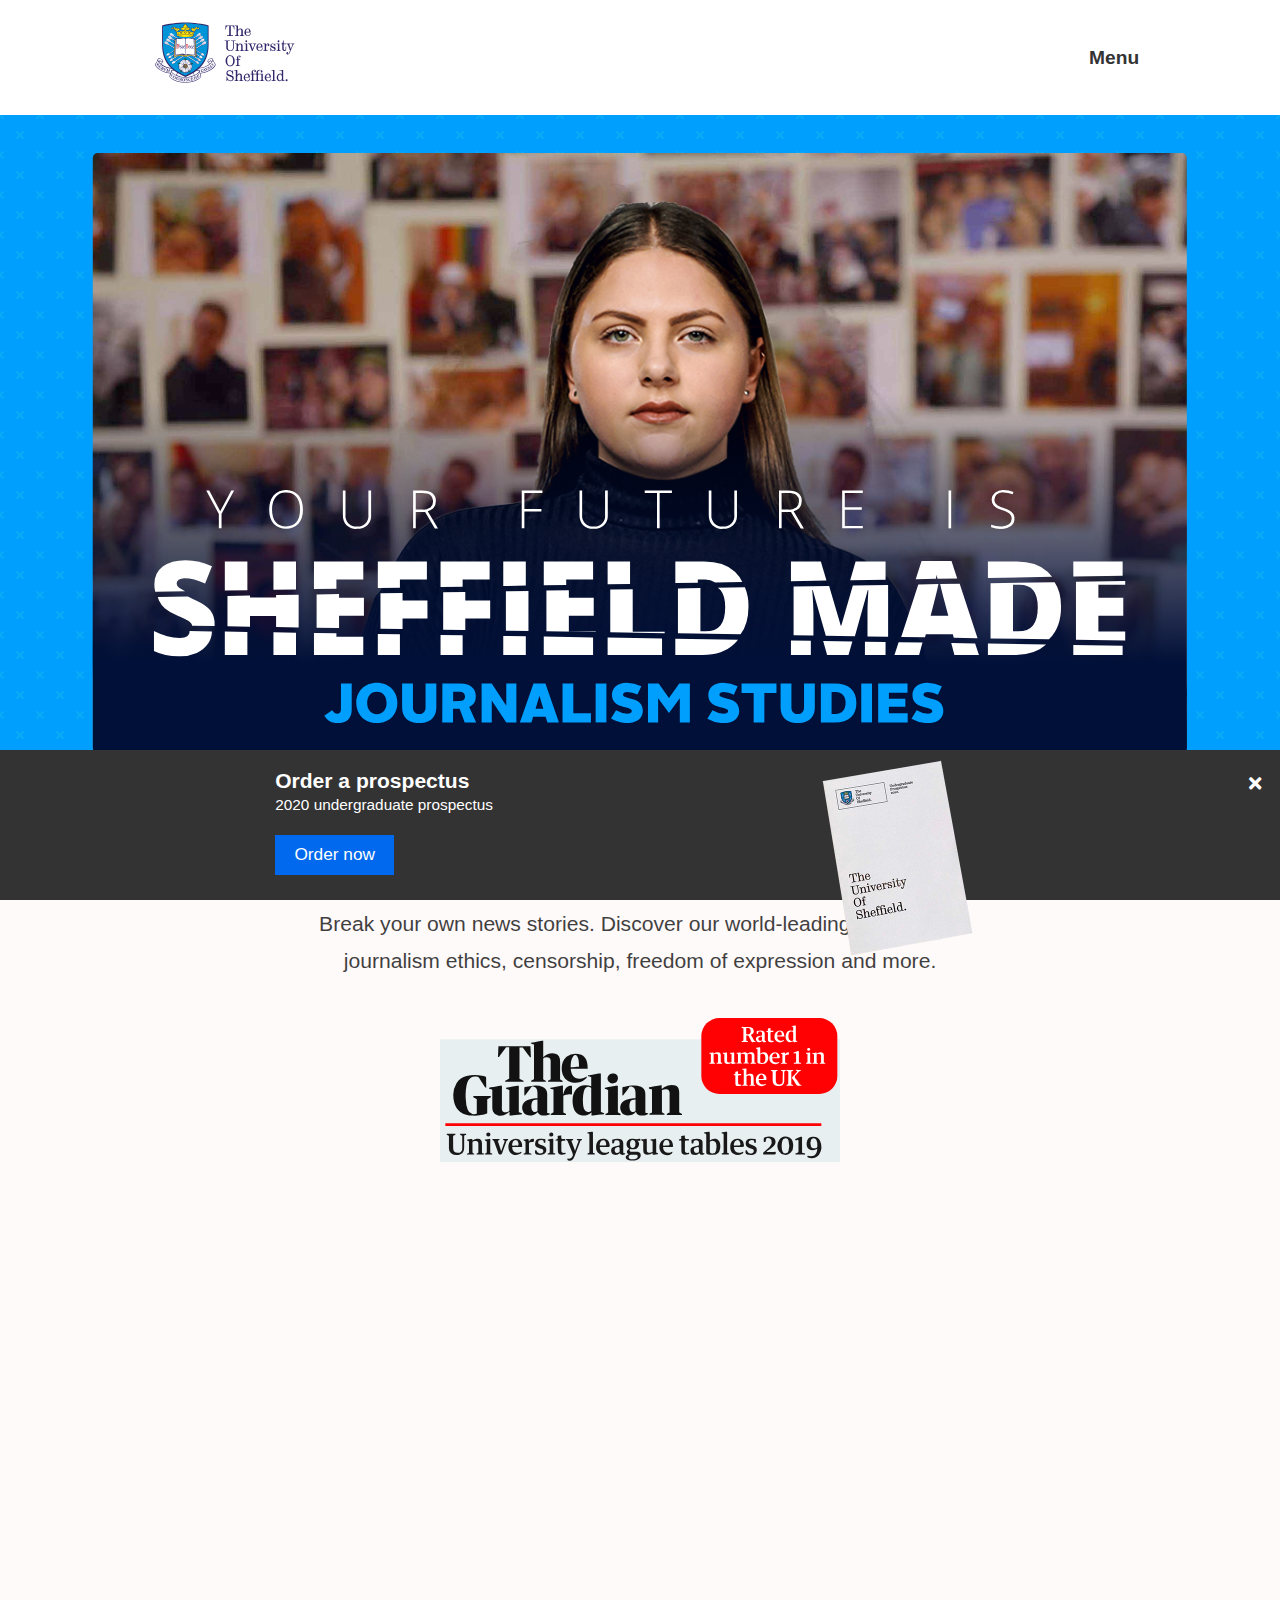
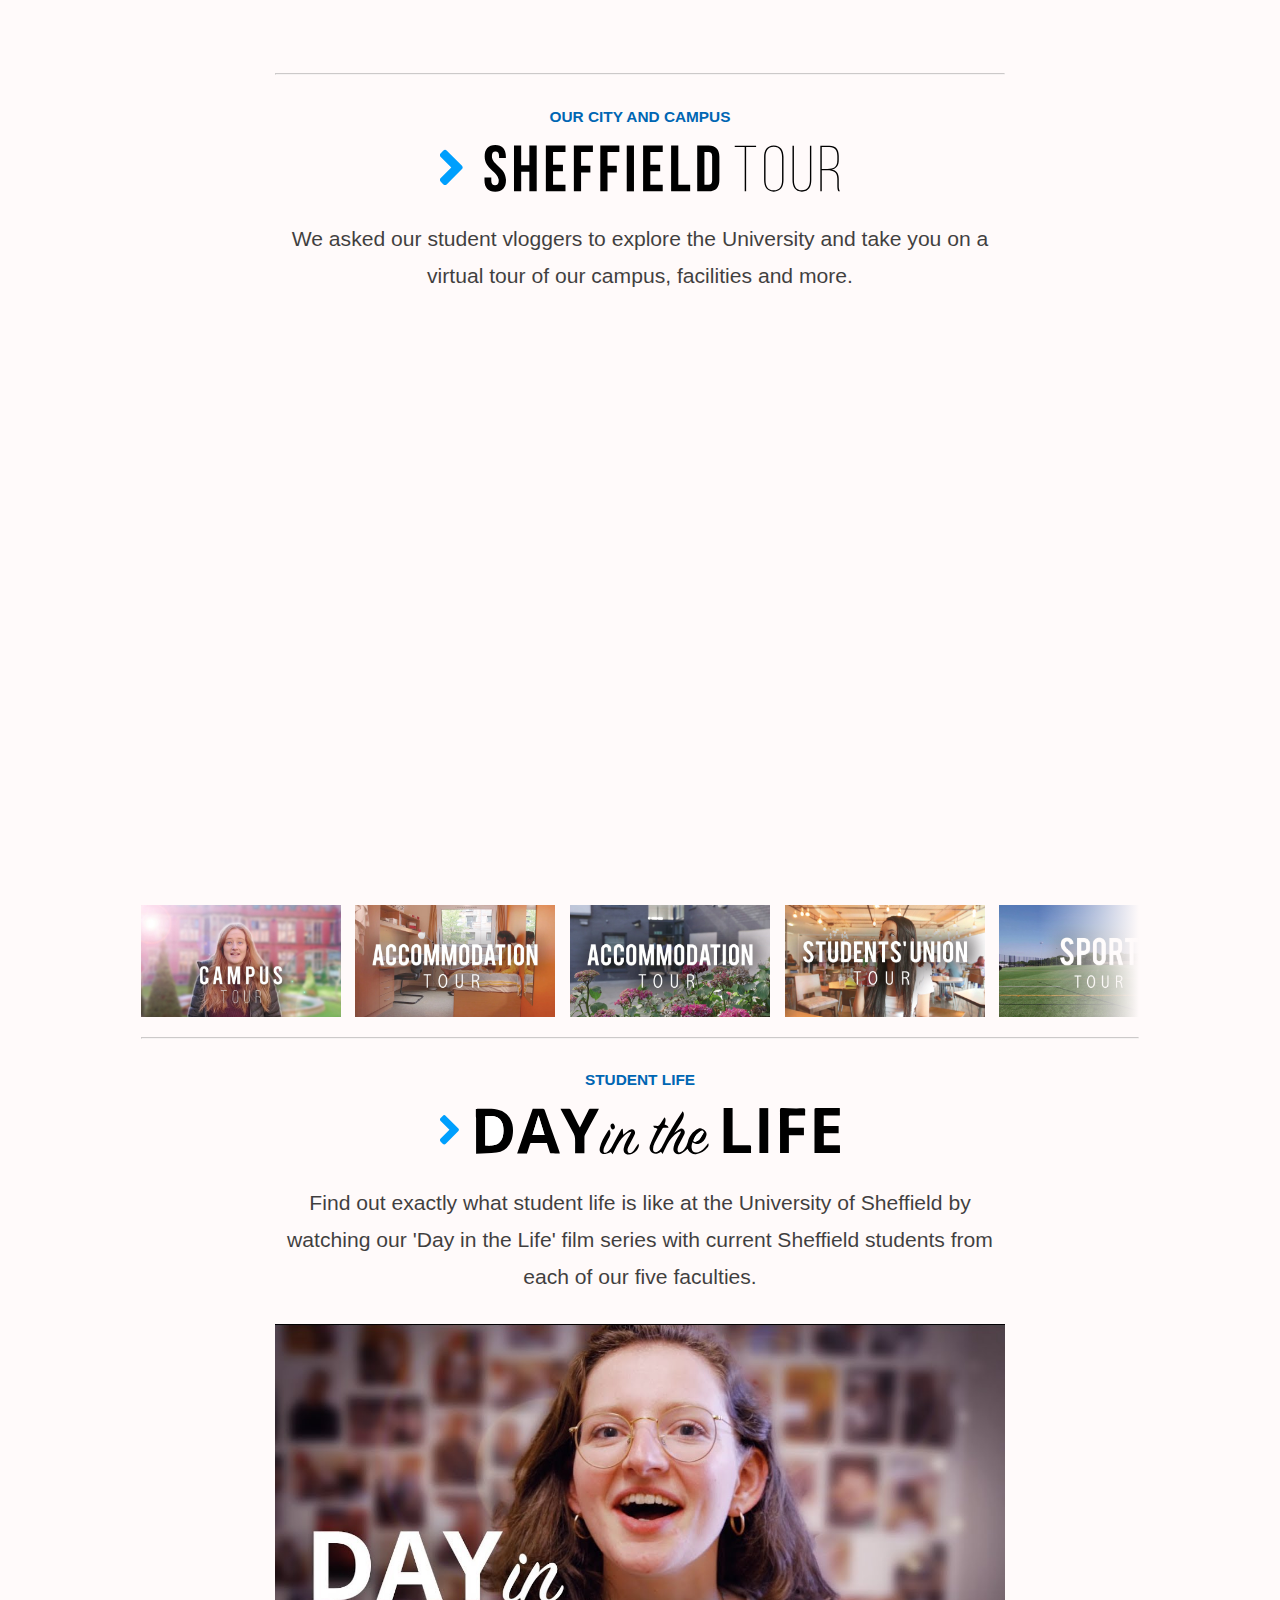
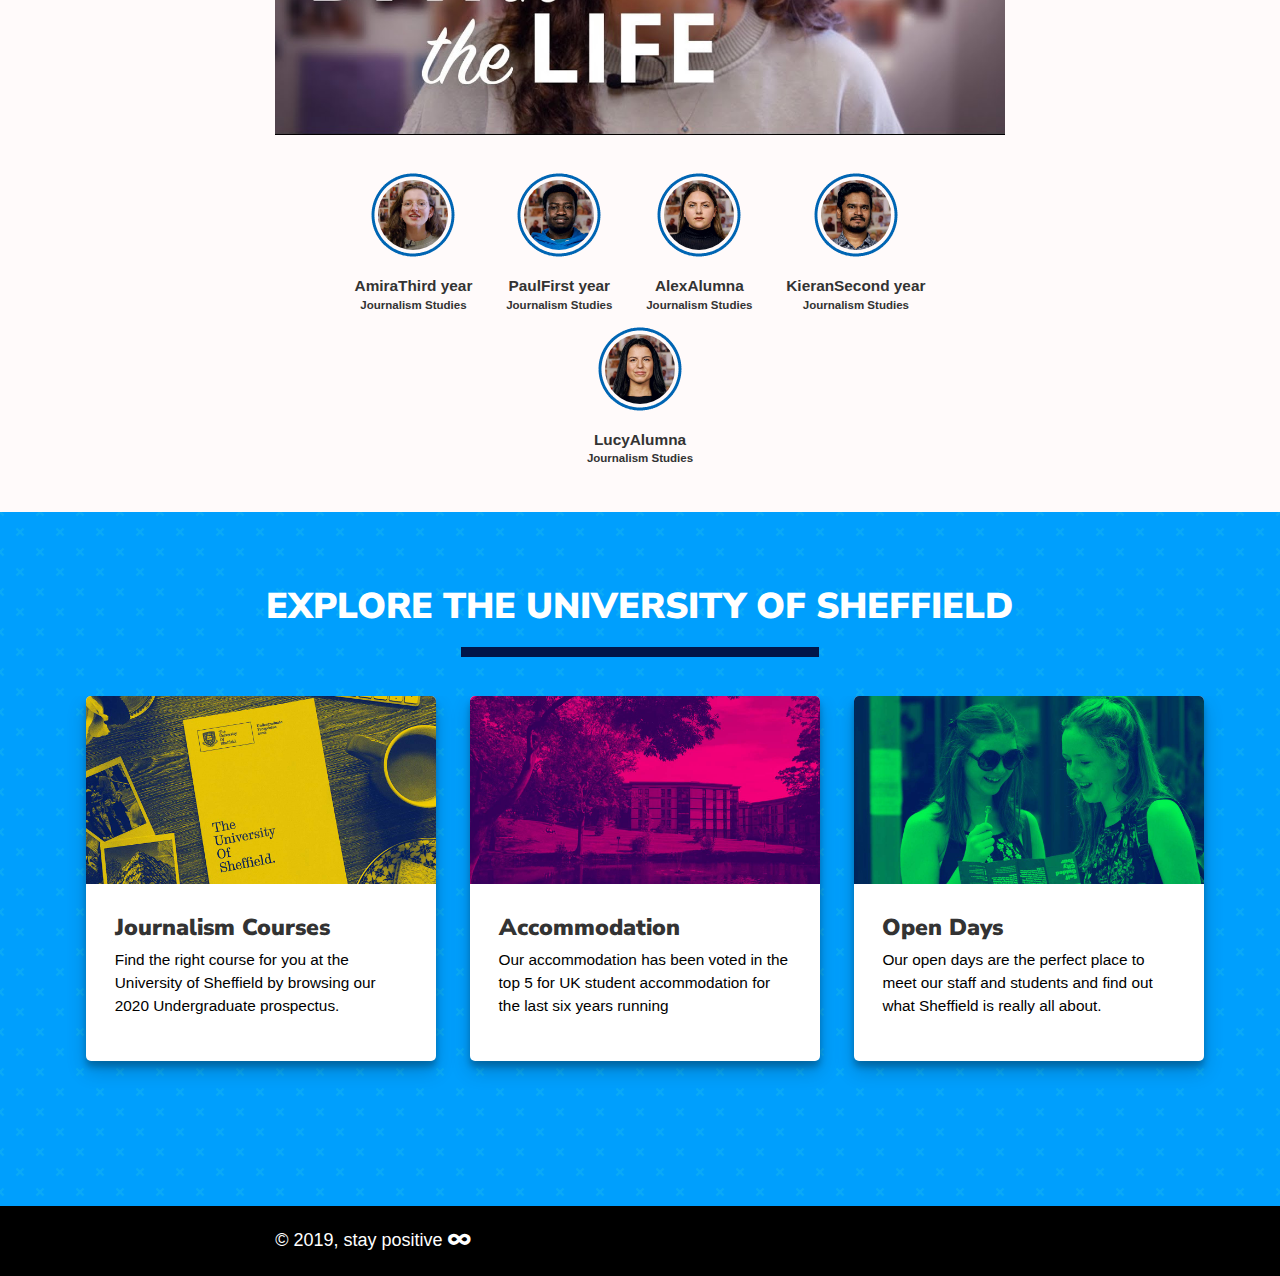
<file: journalism.html>
<!DOCTYPE html>
<html lang="en">
<head>
<link rel="stylesheet" href="main.css">
<link rel="stylesheet" href="https://use.fontawesome.com/releases/v5.10.1/css/all.css">
<script
  src="https://code.jquery.com/jquery-3.4.1.js"
  integrity="sha256-WpOohJOqMqqyKL9FccASB9O0KwACQJpFTUBLTYOVvVU="
  crossorigin="anonymous"></script>
<link rel="stylesheet" type="text/css" href="css/modal-video.min.css">
<script src="js/modal-video.min.js"></script>
<link href="https://fonts.googleapis.com/css?family=Nunito+Sans:400,700,900&display=swap" rel="stylesheet">
<meta name="viewport" content="width=device-width">
<meta name="description" content="A blog by Andrew Twist">
<meta name="theme-color" content="#0069ed" />
<title>Twist</title>
</head>
<body>
<div class="hero">
 <div class="header">
        <div class=logo><img class="resp" alt="University of Sheffield logo" src="images/uos-crest.svg"></div>
        <div class="navigation">
<div class="button_container" id="toggle" tabindex="0">Menu</span></div>
<div class="overlay" id="overlay">
    <div class="menu-container">
  <nav class="overlay-menu">
    <ul>
      <li><a href="#"><strong>Study</strong></a></li>
      <li><a href="#">Undergraduate</a></li>
      <li><a href="#">Postgraduate Taught</a></li>
      <li><a href="#">Postgraduate Research</a></li>
    </ul>
    <ul>
            <li><a href="#"><strong>Research</strong></li>
            <li><a href="#">About</a></li>
            <li><a href="#">Work</a></li>
            <li><a href="#">Contact</a></li>
          </ul>
  </nav>
</div>
</div>
<script>
        $('#toggle').keypress(function(event) {
        $(this).toggleClass('active');
        $('#overlay').toggleClass('open');            
       });
    </script>
<script>
    $('#toggle').click(function() {
    $(this).toggleClass('active');
    $('#overlay').toggleClass('open');
});
</script>
    </div> 
    </div>    
</div>
<div class="colour-row">
<div class="banner-contain">
<div class="hero-banner">
    <div class="hero-person">
        <img id="image" alt="UG student" src="images/paul-hero.png" style="width:600px">
        <p></p>
       
        <script>
          var imageSources = ["images/alex-hero.png", "images/paul-hero.png" , "images/kieran-hero.png", ]
    
          var index = 0;
          setInterval(function(){
            if (index === imageSources.length) {
              index = 0;
            }
            document.getElementById("image").src = imageSources[index];
            index++;
          }, 500);
        </script>
    </div>
        <div class="hero-content">
            <div class="hero-text">
          <svg xmlns="http://www.w3.org/2000/svg" viewBox="0 0 734.75 176.33"><title>Sheffieldmadejnl</title><path d="M454.18,344.84l8.36-15.62h2.15l-9.51,17.52v11h-2.05V346.89l-9.55-17.67h2.28Z" transform="translate(-403.94 -328.77)" style="fill:#fff"/><path d="M516.74,343.46q0,6.8-3.4,10.75a13.08,13.08,0,0,1-18.73,0q-3.41-4-3.4-10.79t3.43-10.74a13.13,13.13,0,0,1,18.72,0Q516.74,336.65,516.74,343.46Zm-23.36,0q0,6.12,2.73,9.48t7.85,3.35q5.16,0,7.88-3.32t2.73-9.51q0-6.18-2.73-9.47c-1.81-2.19-4.43-3.29-7.84-3.29a9.66,9.66,0,0,0-7.86,3.32Q493.38,337.35,493.38,343.46Z" transform="translate(-403.94 -328.77)" style="fill:#fff"/><path d="M568.29,329.22v18.47a10.26,10.26,0,0,1-2.85,7.7q-2.85,2.78-8,2.77a10.5,10.5,0,0,1-7.74-2.78c-1.86-1.86-2.78-4.44-2.78-7.76v-18.4h2v18.47a7.95,7.95,0,0,0,8.75,8.71,7.8,7.8,0,0,0,8.57-8.51V329.22Z" transform="translate(-403.94 -328.77)" style="fill:#fff"/><path d="M602.06,345.33v12.44h-2V329.22h6.8c3.54,0,6.15.65,7.85,2a7,7,0,0,1,2.54,5.91,7.71,7.71,0,0,1-1.52,4.84,8.36,8.36,0,0,1-4.6,2.83l7.76,13h-2.39l-7.36-12.44Zm0-1.72h5.45a8.74,8.74,0,0,0,5.61-1.61,5.78,5.78,0,0,0,2-4.76,5.55,5.55,0,0,0-2-4.74Q611.2,331,606.79,331h-4.73Z" transform="translate(-403.94 -328.77)" style="fill:#fff"/><path d="M684.22,357.77h-2V329.22h15.64v1.83H684.22v12.11h12.89V345H684.22Z" transform="translate(-403.94 -328.77)" style="fill:#fff"/><path d="M747.3,329.22v18.47a10.26,10.26,0,0,1-2.85,7.7q-2.85,2.78-8,2.77t-7.74-2.78c-1.86-1.86-2.79-4.44-2.79-7.76v-18.4h2v18.47a7.95,7.95,0,0,0,8.75,8.71,7.81,7.81,0,0,0,8.57-8.51V329.22Z" transform="translate(-403.94 -328.77)" style="fill:#fff"/><path d="M786.52,357.77h-2V331.09h-9.28v-1.87h20.56v1.87h-9.27Z" transform="translate(-403.94 -328.77)" style="fill:#fff"/><path d="M845,329.22v18.47a10.26,10.26,0,0,1-2.85,7.7q-2.85,2.78-7.95,2.77a10.5,10.5,0,0,1-7.75-2.78c-1.85-1.86-2.78-4.44-2.78-7.76v-18.4h2v18.47a8,8,0,0,0,8.75,8.71,7.81,7.81,0,0,0,8.58-8.51V329.22Z" transform="translate(-403.94 -328.77)" style="fill:#fff"/><path d="M878.79,345.33v12.44h-2V329.22h6.8q5.31,0,7.85,2a7,7,0,0,1,2.54,5.91,7.7,7.7,0,0,1-1.51,4.84,8.4,8.4,0,0,1-4.6,2.83l7.75,13h-2.38l-7.37-12.44Zm0-1.72h5.45a8.74,8.74,0,0,0,5.61-1.61,5.75,5.75,0,0,0,2-4.76,5.58,5.58,0,0,0-2-4.74c-1.3-1-3.43-1.49-6.37-1.49h-4.73Z" transform="translate(-403.94 -328.77)" style="fill:#fff"/><path d="M940.18,357.77H924.57V329.22h15.61v1.83H926.56v10.8h12.86v1.84H926.56v12.25h13.62Z" transform="translate(-403.94 -328.77)" style="fill:#fff"/><path d="M1005,357.77V329.22h2v28.55Z" transform="translate(-403.94 -328.77)" style="fill:#fff"/><path d="M1054.87,350.41a6.84,6.84,0,0,1-2.62,5.66,10.86,10.86,0,0,1-7,2.09,21.79,21.79,0,0,1-8-1.15v-2a20.32,20.32,0,0,0,7.87,1.31,8.77,8.77,0,0,0,5.57-1.62,5.08,5.08,0,0,0,2.06-4.22,4.86,4.86,0,0,0-.68-2.69,6.21,6.21,0,0,0-2.23-1.94,27,27,0,0,0-4.53-1.9c-2.91-1-4.93-2.08-6-3.25a7,7,0,0,1,.84-9.88,9.93,9.93,0,0,1,6.45-2,18.81,18.81,0,0,1,7.56,1.52l-.72,1.72a17.66,17.66,0,0,0-6.8-1.49,8,8,0,0,0-5,1.47,4.78,4.78,0,0,0-1.87,4,5.27,5.27,0,0,0,.57,2.6,5.37,5.37,0,0,0,1.89,1.83,25.44,25.44,0,0,0,4.49,1.94,23.83,23.83,0,0,1,5,2.24,7.09,7.09,0,0,1,2.45,2.46A6.67,6.67,0,0,1,1054.87,350.41Z" transform="translate(-403.94 -328.77)" style="fill:#fff"/><path d="M820.3,396.49h-4.94v2.43l13.19-.22A14.2,14.2,0,0,0,820.3,396.49Z" transform="translate(-403.94 -328.77)" style="fill:none"/><polygon points="90.49 77.3 90.49 75.48 70.77 75.81 70.77 77.3 90.49 77.3" style="fill:none"/><path d="M996,392.88c-.13.76-.33,1.78-.6,3.05l1.24,0C996.4,394.66,996.18,393.64,996,392.88Z" transform="translate(-403.94 -328.77)" style="fill:none"/><path d="M421.21,399.49a3.53,3.53,0,0,1,1.5-2.88,8,8,0,0,1,4.82-1.16q6.39,0,15.21,4l5.2-13.1a48.71,48.71,0,0,0-19.9-4.51q-11,0-17.36,4.85t-6.31,13.54a22.53,22.53,0,0,0,.64,5.46l22.64-.37a34.21,34.21,0,0,1-4.53-2.56A4.15,4.15,0,0,1,421.21,399.49Z" transform="translate(-403.94 -328.77)" style="fill:#fff"/><polygon points="90.49 54.01 90.49 75.48 107.55 75.2 107.55 54.01 90.49 54.01" style="fill:#fff"/><polygon points="70.77 54.01 53.71 54.01 53.71 76.09 70.77 75.81 70.77 54.01" style="fill:#fff"/><polygon points="158.43 67.63 158.43 54.01 121.13 54.01 121.13 74.97 138.1 74.69 138.1 67.63 158.43 67.63" style="fill:#fff"/><polygon points="206.55 67.63 206.55 54.01 169.43 54.01 169.43 74.17 186.14 73.89 186.14 67.63 206.55 67.63" style="fill:#fff"/><polygon points="253.99 67.63 253.99 54.01 216.86 54.01 216.86 73.38 233.58 73.11 233.58 67.63 253.99 67.63" style="fill:#fff"/><polygon points="264.3 54.01 264.3 72.6 281.36 72.31 281.36 54.01 264.3 54.01" style="fill:#fff"/><polygon points="332.23 67.63 332.23 54.01 294.94 54.01 294.94 72.09 311.91 71.81 311.91 67.63 332.23 67.63" style="fill:#fff"/><polygon points="343.23 54.01 343.23 71.29 360.21 71 360.21 54.01 343.23 54.01" style="fill:#fff"/><path d="M843.48,390.51q-8.22-7.72-23.35-7.73H798.39V399.2l17-.28v-2.43h4.94a14.2,14.2,0,0,1,8.25,2.21l20.45-.34A23.94,23.94,0,0,0,843.48,390.51Z" transform="translate(-403.94 -328.77)" style="fill:#fff"/><polygon points="504.5 54.01 481.89 54.01 481.89 68.98 508.76 68.54 504.5 54.01" style="fill:#fff"/><polygon points="530.79 54.01 526.69 68.24 553.44 67.8 553.44 54.01 530.79 54.01" style="fill:#fff"/><path d="M984.62,382.52l-4.44,13.66,15.26-.25c.27-1.27.47-2.29.6-3.05.14.76.36,1.78.64,3l14.9-.25-4.32-13.14Z" transform="translate(-403.94 -328.77)" style="fill:#fff"/><path d="M1079.9,390.51q-8.24-7.72-23.36-7.73H1034.8v12.5l48.46-.81A23.48,23.48,0,0,0,1079.9,390.51Z" transform="translate(-403.94 -328.77)" style="fill:#fff"/><polygon points="732.75 54.01 695.45 54.01 695.45 65.44 732.75 64.82 732.75 54.01" style="fill:#fff"/><path d="M406,431" transform="translate(-403.94 -328.77)" style="fill:#0819ff"/><path d="M943.84,417.29q.06-2.62.58-12.85H944l-9.79,34.9,9.54.15V422.06Q943.78,419.9,943.84,417.29Z" transform="translate(-403.94 -328.77)" style="fill:none"/><path d="M902,404.35q.9,11.56.9,18v16.54l9.32.14-9.84-34.64Z" transform="translate(-403.94 -328.77)" style="fill:none"/><polygon points="72.77 95.22 72.77 103.35 92.49 103.66 92.49 95.22 72.77 95.22" style="fill:none"/><polygon points="584.01 109.06 583.38 111.41 605.13 111.75 604.42 109.06 584.01 109.06" style="fill:none"/><path d="M991.47,423.9h13.36l-2.7-10.31c-.63-2.29-1.4-5.26-2.3-8.89-.47-1.87-.85-3.46-1.15-4.79l-1.24,0c-.25,1.17-.56,2.56-.92,4.17Q995.38,409.13,991.47,423.9Z" transform="translate(-403.94 -328.77)" style="fill:none"/><path d="M821.14,435.68q7.74,0,11.35-4.49t3.61-13.73q0-8.64-3.42-12.81a10.65,10.65,0,0,0-2.13-1.95l-13.19.22v32.76Z" transform="translate(-403.94 -328.77)" style="fill:none"/><polygon points="519.95 102.61 528.69 72.24 510.76 72.54 519.6 102.61 519.95 102.61" style="fill:none"/><path d="M1058.72,400.49h-4.94v35.19h3.78q7.73,0,11.34-4.49t3.61-13.73q0-8.64-3.42-12.81T1058.72,400.49Z" transform="translate(-403.94 -328.77)" style="fill:none"/><path d="M446.78,420q-3.16-4.19-11.28-7.84c-2.33-1.06-4.26-2-5.85-2.77l-22.64.37a15.47,15.47,0,0,0,.84,2.57,16.58,16.58,0,0,0,4.55,6,39.93,39.93,0,0,0,9.22,5.41q6.79,3.06,8.36,4a8.19,8.19,0,0,1,2.27,2,3.53,3.53,0,0,1,.67,1.7l17,.26c0-.38,0-.77,0-1.17A17.08,17.08,0,0,0,446.78,420Z" transform="translate(-403.94 -328.77)" style="fill:#fff"/><path d="M431,436a4,4,0,0,1-1.76,3.37q-1.76,1.32-5.54,1.32a37.76,37.76,0,0,1-9.63-1.4,50.46,50.46,0,0,1-10.09-3.89v15.13a39.09,39.09,0,0,0,8.85,3.07,53.47,53.47,0,0,0,10.52.88,31.61,31.61,0,0,0,13.11-2.52,19.42,19.42,0,0,0,8.55-7,18.25,18.25,0,0,0,2.93-9.21l-17-.26A3.31,3.31,0,0,1,431,436Z" transform="translate(-403.94 -328.77)" style="fill:#fff"/><polygon points="92.49 79.48 92.49 81.3 72.77 81.3 72.77 79.81 55.71 80.09 55.71 103.08 72.77 103.35 72.77 95.22 92.49 95.22 92.49 103.66 109.55 103.93 109.55 79.2 92.49 79.48" style="fill:#fff"/><polygon points="90.49 124.83 107.55 124.83 107.55 107.93 90.49 107.66 90.49 124.83" style="fill:#fff"/><polygon points="53.71 124.83 70.77 124.83 70.77 107.35 53.71 107.08 53.71 124.83" style="fill:#fff"/><polygon points="121.13 124.83 158.43 124.83 158.43 111 138.1 111 138.1 108.41 121.13 108.14 121.13 124.83" style="fill:#fff"/><polygon points="158.92 95.14 158.92 81.52 140.1 81.52 140.1 78.69 123.13 78.97 123.13 104.14 140.1 104.41 140.1 95.14 158.92 95.14" style="fill:#fff"/><polygon points="206.96 97.24 206.96 83.62 188.14 83.62 188.14 77.89 171.43 78.17 171.43 104.91 188.14 105.17 188.14 97.24 206.96 97.24" style="fill:#fff"/><polygon points="169.43 124.83 186.14 124.83 186.14 109.17 169.43 108.91 169.43 124.83" style="fill:#fff"/><polygon points="216.86 124.83 233.58 124.83 233.58 109.92 216.86 109.66 216.86 124.83" style="fill:#fff"/><polygon points="254.4 97.24 254.4 83.62 235.58 83.62 235.58 77.11 218.86 77.38 218.86 105.66 235.58 105.92 235.58 97.24 254.4 97.24" style="fill:#fff"/><polygon points="264.3 124.83 281.36 124.83 281.36 110.67 264.3 110.41 264.3 124.83" style="fill:#fff"/><polygon points="266.3 76.6 266.3 106.41 283.36 106.67 283.36 76.31 266.3 76.6" style="fill:#fff"/><polygon points="294.94 124.83 332.23 124.83 332.23 111.48 294.94 110.89 294.94 124.83" style="fill:#fff"/><polygon points="313.91 107 313.91 95.14 332.73 95.14 332.73 81.52 313.91 81.52 313.91 75.81 296.94 76.09 296.94 106.89 334.23 107.48 334.23 107 313.91 107" style="fill:#fff"/><polygon points="343.23 124.83 384.4 124.83 384.4 112.3 343.23 111.65 343.23 124.83" style="fill:#fff"/><polygon points="362.21 107.13 362.21 75 345.23 75.29 345.23 107.65 386.4 108.3 386.4 107.13 362.21 107.13" style="fill:#fff"/><path d="M851,402.36l-20.45.34a10.65,10.65,0,0,1,2.13,1.95q3.42,4.17,3.42,12.81,0,9.24-3.61,13.73t-11.35,4.49h-3.78V402.92l-17,.28v34l47.36.74q6-8.07,6-21.11A35.53,35.53,0,0,0,851,402.36Z" transform="translate(-403.94 -328.77)" style="fill:#fff"/><path d="M798.39,453.6h20.32q15.69,0,24.34-8.51a25.82,25.82,0,0,0,2.7-3.12l-47.36-.74Z" transform="translate(-403.94 -328.77)" style="fill:#fff"/><polygon points="481.89 124.83 496.93 124.83 496.93 114.08 481.89 113.84 481.89 124.83" style="fill:#fff"/><polygon points="509.26 124.83 525.42 124.83 528.3 114.57 506.25 114.22 509.26 124.83" style="fill:#fff"/><polygon points="537.84 124.83 553.44 124.83 553.44 114.97 537.84 114.72 537.84 124.83" style="fill:#fff"/><path d="M932.63,401l-8.75,30.37h-.34l-8.84-30.07-26.87.44v36.86l15,.24V422.31q0-6.39-.9-18h.38L912.19,439l22,.35,9.79-34.9h.39q-.51,10.23-.58,12.85t-.06,4.77v17.43l15.59.25V400.56Z" transform="translate(-403.94 -328.77)" style="fill:#fff"/><path d="M998.68,399.91c.3,1.33.68,2.92,1.15,4.79.9,3.63,1.67,6.6,2.3,8.89l2.7,10.31H991.47q3.91-14.77,5-19.8c.36-1.61.67-3,.92-4.17l-15.26.25-12.91,39.71,18,.29.64-2.35h20.41l.71,2.69,18,.29-13.54-41.15Z" transform="translate(-403.94 -328.77)" style="fill:#fff"/><polygon points="605.51 124.83 624.08 124.83 621.18 116.04 603.13 115.75 605.51 124.83" style="fill:#fff"/><polygon points="560.18 124.83 578.83 124.83 581.38 115.41 563.34 115.13 560.18 124.83" style="fill:#fff"/><path d="M1034.8,453.6h20.33q15.13,0,23.73-7.94l-44.06-.7Z" transform="translate(-403.94 -328.77)" style="fill:#fff"/><path d="M1090.13,416.86q0-11.24-4.87-18.39l-48.46.81V441l44.06.7c.2-.19.41-.37.61-.57Q1090.13,432.59,1090.13,416.86Zm-21.23,14.33q-3.62,4.49-11.34,4.49h-3.78V400.49h4.94q7,0,10.37,4.16t3.42,12.81Q1072.51,426.7,1068.9,431.19Z" transform="translate(-403.94 -328.77)" style="fill:#fff"/><polygon points="734.75 107 714.42 107 714.42 95.14 733.24 95.14 733.24 81.52 714.42 81.52 714.42 71.63 734.75 71.63 734.75 68.82 697.45 69.44 697.45 113.21 734.75 113.8 734.75 107" style="fill:#fff"/><polygon points="695.45 117.21 695.45 124.83 732.75 124.83 732.75 117.8 695.45 117.21" style="fill:#fff"/><path d="M538.78,495.44c1.1,1.51,2.31,2.56,3.87,2.56s2.85-1.13,2.85-3.23V475.15h8.11v19.78c0,6.89-4.41,10.17-10.37,10.17a11.87,11.87,0,0,1-10.34-5.63Z" transform="translate(-403.94 -328.77)" style="fill:#009ffd"/><path d="M572.64,474.6c9.49,0,15.54,6.85,15.54,15.25s-6,15.25-15.54,15.25-15.55-6.85-15.55-15.25S563.19,474.6,572.64,474.6Zm0,23.74c4.66,0,7.35-3.66,7.35-8.49s-2.65-8.48-7.35-8.48-7.31,3.65-7.31,8.48S568,498.34,572.64,498.34Z" transform="translate(-403.94 -328.77)" style="fill:#009ffd"/><path d="M591.74,475.15h8.2v18.06c0,3.07,1.72,5,4.74,5s4.79-2,4.79-5V475.15h8.15v18c0,8.11-5.17,11.93-12.94,11.93s-12.94-3.82-12.94-11.93Z" transform="translate(-403.94 -328.77)" style="fill:#009ffd"/><path d="M622.19,475.15h13.24c9,0,12.05,4.7,12.05,9.66a8.38,8.38,0,0,1-5,8l5.26,11.76h-8.62l-3.86-10.41h-5v10.41h-8.15Zm13.15,13.27c2.48,0,4-1.21,4-3.48s-1.59-3.49-4-3.49h-5v7Z" transform="translate(-403.94 -328.77)" style="fill:#009ffd"/><path d="M651.85,475.15h7.68l11,16.72V475.15h7.64v29.4h-7.64l-11-16.63v16.63h-7.64Z" transform="translate(-403.94 -328.77)" style="fill:#009ffd"/><path d="M691.12,475.15h9l10.25,29.4h-8.7l-1.34-4.37h-9.5l-1.3,4.37h-8.74Zm1.55,19h5.88l-2.9-9.62h-.08Z" transform="translate(-403.94 -328.77)" style="fill:#009ffd"/><path d="M713.08,475.15h8.15v22.47h13.32v6.93H713.08Z" transform="translate(-403.94 -328.77)" style="fill:#009ffd"/><path d="M738.11,475.15h8.15v29.4h-8.15Z" transform="translate(-403.94 -328.77)" style="fill:#009ffd"/><path d="M753.57,495.44A18.29,18.29,0,0,0,762,498c2.14,0,3.45-.8,3.45-2.06,0-3.94-15-1.13-15-12.22,0-5,4.12-9.16,11.21-9.16a25.92,25.92,0,0,1,11,2.69l-2.94,6.26a16.93,16.93,0,0,0-7.69-1.93c-2,0-3.23.88-3.23,2.06,0,3.86,15,1,15,12.18,0,5.17-4,9.24-11.81,9.24a25.14,25.14,0,0,1-12.26-3.4Z" transform="translate(-403.94 -328.77)" style="fill:#009ffd"/><path d="M777.68,475.15h8.1l7.78,10.92,7.81-10.92h8v29.4h-7.6V486.32l-8.19,11.18-8.2-11.18v18.23h-7.68Z" transform="translate(-403.94 -328.77)" style="fill:#009ffd"/><path d="M826.48,495.44a18.29,18.29,0,0,0,8.4,2.6c2.14,0,3.45-.8,3.45-2.06,0-3.94-15-1.13-15-12.22,0-5,4.12-9.16,11.22-9.16a25.91,25.91,0,0,1,11,2.69l-2.94,6.26a16.92,16.92,0,0,0-7.68-1.93c-2.06,0-3.24.88-3.24,2.06,0,3.86,15,1,15,12.18,0,5.17-4,9.24-11.81,9.24a25.14,25.14,0,0,1-12.26-3.4Z" transform="translate(-403.94 -328.77)" style="fill:#009ffd"/><path d="M857.64,482.29h-9.15v-7.14h26.38v7.14h-9.16v22.26h-8.07Z" transform="translate(-403.94 -328.77)" style="fill:#009ffd"/><path d="M878,475.15h8.19v18.06c0,3.07,1.73,5,4.75,5s4.79-2,4.79-5V475.15h8.15v18c0,8.11-5.17,11.93-12.94,11.93S878,501.28,878,493.17Z" transform="translate(-403.94 -328.77)" style="fill:#009ffd"/><path d="M908.46,475.15h10.42c10.75,0,16.43,5.33,16.43,14.49,0,9.45-5.26,14.91-16.43,14.91H908.46Zm11.18,23c5,0,7.52-3.24,7.52-8.41,0-5-2.69-8.14-7.52-8.14h-3.07v16.55Z" transform="translate(-403.94 -328.77)" style="fill:#009ffd"/><path d="M939,475.15h8.14v29.4H939Z" transform="translate(-403.94 -328.77)" style="fill:#009ffd"/><path d="M951.81,475.15H974v7H959.91v4.5h12.44v6.05H959.91v4.91h14.2v7h-22.3Z" transform="translate(-403.94 -328.77)" style="fill:#009ffd"/><path d="M980.87,495.44a18.29,18.29,0,0,0,8.4,2.6c2.15,0,3.45-.8,3.45-2.06,0-3.94-15-1.13-15-12.22,0-5,4.12-9.16,11.22-9.16a25.88,25.88,0,0,1,11,2.69L997,483.55a16.92,16.92,0,0,0-7.68-1.93c-2.06,0-3.24.88-3.24,2.06,0,3.86,15,1,15,12.18,0,5.17-4,9.24-11.81,9.24a25.14,25.14,0,0,1-12.26-3.4Z" transform="translate(-403.94 -328.77)" style="fill:#009ffd"/></svg>
          <p style="margin-top:0rem;margin-bottom:0rem;"></p></div>
        </div></div></div></div>
<div class="container" style="padding-bottom:0rem;padding-top:0rem;" >
  <p class="intro-lead">Our <span class="thick">Journalism Studies BA</span> at the University of Sheffield is a unique degree rated <span class="thick">number 1 in the UK</span>. Develop cutting-edge skills in digital reporting. Break your own news stories. Discover our world-leading research in journalism ethics, censorship, freedom of expression and more.</p>
  <a href="https://www.sheffield.ac.uk/journalism/index">
  <svg xmlns="http://www.w3.org/2000/svg" viewBox="0 0 300 108" class="icon-400" style="margin-top:1.5rem;margin-bottom:1.5rem;"><title>Guardian</title><rect y="16" width="300" height="92" style="fill:#e8eff1"/><rect x="196" width="102" height="57" rx="13.56" style="fill:#ff0003"/><path d="M499.92,530l1.8-.93c.24-.12,1-.41,1.17-.64a2.73,2.73,0,0,0,0-.64V505.51a1.81,1.81,0,0,0,0-.52c-.06-.06-.53,0-.59,0H501c-.47,0-.41.06-.7.41-1.1,1.45-2.21,2.9-3.31,4.41-.52.7-1,1.34-1.51,2-.35.47-.35.53-1,.53l.17-3.84c.06-.93.06-1.86.12-2.79,0-.34.06-.69.06-1,0-.12-.06-.47,0-.52s1.16-.06,1.45-.06h21.73a3.14,3.14,0,0,1,.75,0c.12.06.06.4.06.58.06.75.06,1.57.12,2.32.06,1.69.11,3.31.23,5v.35c-.29,0-.52.06-.76-.12a3.94,3.94,0,0,1-.58-.75c-.69-.93-1.39-1.92-2.15-2.85l-2.09-2.79c-.11-.17-.29-.58-.52-.7s-.52-.05-.76-.05h-.92a2.73,2.73,0,0,0-.7,0c-.06.05,0,.05-.06.17a6.36,6.36,0,0,0,0,1.51V527a5.39,5.39,0,0,0,0,1.39c.12.41,1.05.7,1.45.87a6.9,6.9,0,0,1,1.45.76,1.09,1.09,0,0,1,.12.87c-.06.06-.35,0-.41,0H500.5c-.11,0-.52.06-.58,0A4.21,4.21,0,0,1,499.92,530Zm21.56-1V504.35a4.53,4.53,0,0,0,0-1.22c-.12-.41-.82-.46-1.22-.64-.24-.06-1-.23-1.11-.46v-.47h.18a5.54,5.54,0,0,1,1-.17c.53-.12,1.05-.18,1.51-.29,1.17-.24,2.39-.47,3.55-.64.69-.12,1.39-.29,2.09-.41.17,0,.87-.11.93,0s0,.29,0,.35v12a10.34,10.34,0,0,1,9.12-2.68c2.67.64,3.54,3.14,3.54,5.7.06,3.25,0,6.44,0,9.7v2.61a5,5,0,0,0,0,1.28c.06.12.29.17.41.29l1.28.7c.06.06.23.11.23.17a1.16,1.16,0,0,1,0,.64c-.06.12-.06.06-.23.06a10.26,10.26,0,0,1-1.92,0h-8.36c-.06,0-.35.06-.41,0a1.63,1.63,0,0,1,0-.76c.17-.23.87-.46,1.1-.63s.7-.3.82-.47,0-.81,0-1v-2.38c0-3.37,0-6.8,0-10.17a2.81,2.81,0,0,0-1.17-2.67,3.84,3.84,0,0,0-1.8-.35,4.75,4.75,0,0,0-1.33.24,2.87,2.87,0,0,0-1.22.64c-.18.23-.06.58-.06.87v13.71a3.38,3.38,0,0,0,0,1.1.92.92,0,0,0,.46.29c.41.23.93.47,1.34.7.06.06.17.06.17.11a1.16,1.16,0,0,1,0,.64c-.05.06-.11.06-.23.06-.64.06-1.33,0-2,0h-8.37c-.06,0-.35.06-.41,0a1.8,1.8,0,0,1,.06-.75,3.5,3.5,0,0,1,1-.58A8.07,8.07,0,0,0,521.48,529Zm27.59-8c.12,2.55.93,5.4,3.25,6.79a7.28,7.28,0,0,0,4.13.82,12.72,12.72,0,0,0,4.53-1.75,4.22,4.22,0,0,1,0,.87,3.33,3.33,0,0,1-.58.7,10.34,10.34,0,0,1-.82.76,10.61,10.61,0,0,1-3.25,1.8,12.63,12.63,0,0,1-7,.11,9,9,0,0,1-4.65-2.73,9.92,9.92,0,0,1-2.2-5.05c-.64-4,.11-8.6,3.42-11.27a11.61,11.61,0,0,1,11-1.4c4.19,1.69,4.88,6.45,4.88,10.4H550.64C550.12,521,549.59,521,549.07,521Zm-.12-1c1.17-.06,2.33-.12,3.55-.23.69-.06,1.45-.06,2.15-.12a1.57,1.57,0,0,0,.52-.06c.17-.12.06-1.28.06-1.51-.06-2.09-.12-4.65-1.34-6.45-.87-1.28-2.21-1-3,.12C549.19,514,549,517.36,549,520Zm-88,21.2a17,17,0,0,1,2.44-9.35,13.24,13.24,0,0,1,7.55-5.29,25.64,25.64,0,0,1,11.5-.23c.82.17,1.63.35,2.39.58.11.06.64.18.69.29v.18a9.49,9.49,0,0,1,.06,2.26c.06,1.8.06,3.66.12,5.46a3.74,3.74,0,0,1-.82,0c-.11-.06-.23-.35-.29-.46-.46-.7-.93-1.4-1.33-2.15-1-1.57-2-3.14-3-4.71-.53-.87-2-.87-2.91-.87a5.76,5.76,0,0,0-3,.7c-2,1.22-2.91,3.6-3.43,5.75a37.82,37.82,0,0,0-.58,10.51,24.71,24.71,0,0,0,1.45,8,5,5,0,0,0,3.43,3.2,5.5,5.5,0,0,0,1.63.06c.35-.06,1.57-.12,1.74-.47.06-.11,0-.41,0-.52v-9.53c0-.41.12-.58-.23-.81a14.32,14.32,0,0,1-1.28-.76c-.29-.17-.87-.35-1-.58a1.14,1.14,0,0,1-.05-.87c.05-.12.05-.06.23-.06a9.2,9.2,0,0,1,1.74,0h9c.58,0,1.22-.06,1.8,0h.23a2.74,2.74,0,0,1,0,1,3.58,3.58,0,0,1-.93.52c-.41.24-.87.47-1.28.76s-.4.23-.4.75V554a1.88,1.88,0,0,1,0,.53c-.12.29-1.34.46-1.69.58a25.53,25.53,0,0,1-3.08.69,30.53,30.53,0,0,1-6.1.41,16.66,16.66,0,0,1-9.35-2.79,12.15,12.15,0,0,1-4.53-7A16.86,16.86,0,0,1,461,541.18Zm26.78-5.28c0-.12-.06-.59,0-.64s.12,0,.18-.06a3.67,3.67,0,0,1,1.22-.23c1.33-.24,2.67-.47,4.06-.7,1.05-.18,2.09-.41,3.08-.52a1.73,1.73,0,0,1,.93,0c.29.06.17,0,.23.24a13.47,13.47,0,0,1,0,2.2v12.15c0,1.45-.4,4.12,1,5a3.33,3.33,0,0,0,2.5.29c.64-.11,1.86-.58,2.09-1.28a1.88,1.88,0,0,0,0-.58V537.58a1.88,1.88,0,0,0,0-.58,3.15,3.15,0,0,0-.93-.41c-.35-.11-.64-.29-1-.4-.11-.06-.52-.12-.58-.24a1.16,1.16,0,0,1,0-.64c.06,0,.06,0,.12,0a3.52,3.52,0,0,1,1.1-.18c2.38-.4,4.82-.93,7.26-1.28a2.54,2.54,0,0,1,.87,0c.3.06.18,0,.24.24a12.5,12.5,0,0,1,0,2V552.8a2.72,2.72,0,0,0,0,.7c.06.17,0,.11.29.23.58.23,1.22.52,1.8.76.17,0,.23,0,.29.17s.06.52,0,.52-.7.06-.81.12c-1.28.17-2.56.29-3.9.46-1.16.12-2.32.29-3.42.41a1.38,1.38,0,0,1-.7,0c-.12,0-.47,0-.52-.06a2.73,2.73,0,0,1,0-.7v-1c0-.18.11-.64,0-.82s-.35.06-.53.18a9,9,0,0,1-1.51,1.1,9.12,9.12,0,0,1-6.5,1.22,5.07,5.07,0,0,1-3.72-2.84,8.16,8.16,0,0,1-.64-3.49v-12.2a1.88,1.88,0,0,0,0-.58c-.12-.18-.81-.35-1-.47C488.71,536.3,488.25,536.13,487.78,535.9Zm54.78-2.21c.12,0,.64,0,.7.11s0,.47,0,.53v5.11a2.29,2.29,0,0,0,0,.64v.11c.23.24.29-.52.35-.58.52-2.15,1.51-4.64,3.72-5.52a4.81,4.81,0,0,1,1.22-.29c.35,0,1.33-.11,1.51.18.06.11,0,.4,0,.52v5.93a10.72,10.72,0,0,0-4.3.05,6.67,6.67,0,0,0-1.8.59c-.29.11-.35,0-.41.29a4.22,4.22,0,0,0,0,.87v11.21c0,.12-.06.29,0,.41a1.53,1.53,0,0,0,.7.34c.29.18.64.35.93.53.11.06.29.11.35.23a2.21,2.21,0,0,1,0,.81c-.06.06-.41,0-.53,0h-9.64a3.08,3.08,0,0,1-1.05,0h-.17a3.14,3.14,0,0,1,0-.75c.12-.35.87-.58,1.22-.76s.7-.29.81-.52a1.88,1.88,0,0,0,0-.58V537c0-.06.06-.35,0-.41a1,1,0,0,0-.46-.11,5.87,5.87,0,0,0-1.05-.29c-.35-.12-1.22-.18-.93-.76.06-.17.29-.12.53-.17l7.61-1.4A3.48,3.48,0,0,1,542.56,533.69Zm21.9.52v-6a2.73,2.73,0,0,0,0-.7c-.05-.12-.29-.17-.46-.23-.46-.18-.93-.35-1.45-.53-.35-.11-.53,0-.53-.46s0-.23.24-.29a13.07,13.07,0,0,1,2-.35l5.69-1a4.25,4.25,0,0,1,1.22-.12c.47.06.53-.06.53.35,0,.93,0,1.91,0,2.84v25.45c0,.23-.06.23.11.35a5.48,5.48,0,0,0,1.28.46c.23.06.87.18,1,.35a1.63,1.63,0,0,1,0,.76,1.51,1.51,0,0,1-.47,0c-.81.12-1.56.24-2.38.29l-5.46.7c-.29.06-1,.18-1.1-.06a4.16,4.16,0,0,1,0-1.22c0-.17.11-.93,0-1s-1.4,1-1.57,1.16a8.39,8.39,0,0,1-2.27,1,8.63,8.63,0,0,1-4,0c-5.57-1.27-6.73-7.9-6.27-12.72a11.64,11.64,0,0,1,2.79-7,9.39,9.39,0,0,1,6.1-2.73A10.35,10.35,0,0,1,564.46,534.21Zm0,18.53v-17c0-.35-.05-.41-.46-.64a3.25,3.25,0,0,0-2.73-.29c-1.34.52-2,2.09-2.32,3.37a23.23,23.23,0,0,0-.7,7.26c.06,2.09.11,4.65,1.28,6.51A3.37,3.37,0,0,0,564.46,552.74Zm19.23-19c.29.06.64-.06.76.23a3.22,3.22,0,0,1,0,.76v18.18a3.66,3.66,0,0,0,0,.81c.06.23.29.29.52.41s.64.35,1,.52c.12.06.46.18.52.35a3.66,3.66,0,0,1,0,.81h-.17a8.27,8.27,0,0,1-1.22,0h-8.83c-.23,0-.87.12-1,0a1.17,1.17,0,0,1-.06-.87,1.71,1.71,0,0,1,.7-.35c.35-.17.7-.4,1-.58s.23-.11.23-.35a20.73,20.73,0,0,0,0-2.73v-13a4.22,4.22,0,0,0,0-.87c-.06-.24-.35-.24-.58-.35-.41-.18-.76-.29-1.16-.47-.12,0-.58-.11-.7-.29a1.35,1.35,0,0,1,0-.69c.06-.06.17,0,.23-.06a10.09,10.09,0,0,1,1.51-.29c.76-.12,1.45-.29,2.21-.41,1.45-.23,2.85-.52,4.3-.75A1.67,1.67,0,0,0,583.69,533.69Zm.82-5.4a4,4,0,0,1-7,2.26,3.76,3.76,0,0,1-.18-4.36,3.91,3.91,0,0,1,4.13-1.56A3.72,3.72,0,0,1,584.51,528.29ZM610,553.79V537.12c0-.06.06-.35,0-.41s-.4-.18-.52-.18l-1-.34c-.17-.06-.64-.12-.75-.29s-.06-.41-.06-.59c0-.34.12-.29.46-.34l3.84-.7,3.83-.7a2.46,2.46,0,0,1,.64-.11,4.52,4.52,0,0,1,.82,0c.05.06,0,.41,0,.53v1.1c0,.17-.12.7,0,.87s.34,0,.52-.17a9.06,9.06,0,0,1,1.63-1.05,11.19,11.19,0,0,1,7-1.33,4.18,4.18,0,0,1,3.54,2.67,9.68,9.68,0,0,1,.46,3.43V552.8a5.06,5.06,0,0,0,0,.87c.06.23.24.29.53.41l.93.52c.11.06.52.18.58.35a1.62,1.62,0,0,1,0,.76c-.06.11.06,0-.12,0s-.75,0-1,0h-8.31c-.35,0-1.69.18-1.86,0a1.88,1.88,0,0,1,0-.82c.06-.11.41-.23.52-.29.35-.17.64-.35,1-.52.12-.06.47-.18.52-.29s0-.35,0-.47V540.14a4.64,4.64,0,0,0-.52-2.79,2.53,2.53,0,0,0-2.09-.93,6.26,6.26,0,0,0-1.8.23c-.29.12-1.16.35-1.34.7-.06.11,0,.35,0,.46v15.05a3.14,3.14,0,0,0,0,.75c.06.24.41.29.58.41l.93.52a2.47,2.47,0,0,1,.41.24,1.84,1.84,0,0,1,0,.81c0,.06-.06,0-.12,0a3,3,0,0,1-1,0h-9.76c-.29,0-.35.06-.41-.12a1.58,1.58,0,0,1,0-.75c.06-.12.41-.23.52-.29A4.11,4.11,0,0,0,610,553.79ZM597.64,543.1c0-1.51.05-3.08-.06-4.65s-.64-3.54-2.56-3.89c-.58-.12-1.62-.29-2,.17a12.89,12.89,0,0,0-1,1.46l-3,4c-.17.24-.35.7-.58.82a1.15,1.15,0,0,1-.64,0c-.06-.06,0-.47,0-.58v-4.71a2.29,2.29,0,0,1,0-.64c.12-.29,1.39-.46,1.69-.58a27.92,27.92,0,0,1,5-.81,14.6,14.6,0,0,1,7.26.93,5.31,5.31,0,0,1,3.14,4.12,16.68,16.68,0,0,1,.12,2.91v11.62c0,.17-.12.63,0,.75a1,1,0,0,0,.4.12c.47.11.87.23,1.34.35.29,0,.35,0,.35.34s.06.29-.29.41-.82.35-1.22.47c-2.15.63-5.52.81-7.09-1.17-.12-.17-.47-.93-.64-1s-.93.87-1.16,1a6.52,6.52,0,0,1-3.37,1.45c-2.27.29-4.71-.17-6.1-2.15a6.61,6.61,0,0,1-.52-6.15c1.57-3.55,6.21-3.9,9.58-4.48C596.65,543.27,597.11,543.16,597.64,543.1Zm0,9.64v-8.6c-1.75.12-3.55.24-4.19,2.15a9.15,9.15,0,0,0-.29,4.13,3.63,3.63,0,0,0,1.22,2.67A2.64,2.64,0,0,0,597.64,552.74Zm-73.55-9.64c0-1.51.06-3.08-.06-4.65s-.64-3.54-2.55-3.89c-.59-.12-1.63-.29-2,.17a14.19,14.19,0,0,0-1,1.46l-3,4c-.17.24-.34.7-.58.82a1.15,1.15,0,0,1-.64,0,2.24,2.24,0,0,1,0-.58v-4.65a2.74,2.74,0,0,1,0-.64c.12-.29,1.34-.46,1.69-.58a28.27,28.27,0,0,1,4.94-.81,14.62,14.62,0,0,1,7.26.93,5.35,5.35,0,0,1,3.14,4.12,16.59,16.59,0,0,1,.11,2.9v11.62c0,.18-.11.64,0,.76a1,1,0,0,0,.41.11c.46.12.87.24,1.33.35.29.06.35.06.35.35s.06.29-.29.41a9.51,9.51,0,0,1-1.22.46c-2.15.64-5.52.82-7.09-1.16-.11-.17-.46-.93-.63-1s-.93.88-1.11,1a6.52,6.52,0,0,1-3.37,1.45c-2.26.29-4.7-.17-6.1-2.15a6.63,6.63,0,0,1-.52-6.16c1.57-3.54,6.22-3.89,9.53-4.47C523.1,543.27,523.57,543.16,524.09,543.1Zm0,9.64v-8.6c-1.74.12-3.54.24-4.18,2.15a8.88,8.88,0,0,0-.29,4.13,3.59,3.59,0,0,0,1.22,2.67A2.63,2.63,0,0,0,524.09,552.74Z" transform="translate(-451 -483)" style="fill:#121212"/><path d="M593,581a4,4,0,0,1-2.11-3.74,3.92,3.92,0,0,1,3.91-3.69,3.23,3.23,0,0,1,1.16,0,9.51,9.51,0,0,0,4.68,0c.21-.05.56-.16.6.19a4.43,4.43,0,0,1-.05,1.36c0,.21-.37.08-.57,0a3.42,3.42,0,0,0-1.54-.07,3.49,3.49,0,0,1,.6,4.44c-.94,1.75-2.67,2-4.46,2a7.85,7.85,0,0,1-.94-.13c-.68-.11-1,.35-1.08.88s.33.88.87,1a8,8,0,0,0,.85,0c1.19,0,2.39,0,3.59,0s2.36.29,2.84,1.61a3.4,3.4,0,0,1-1.13,3.71,4.11,4.11,0,0,1-1.25.76,11,11,0,0,1-6.84.14c-.93-.27-1.79-.81-1.82-1.94s.78-1.49,1.59-1.89c.22-.1.49-.1.63-.35C590.61,583.82,590.73,582.56,593,581Zm4.58-3.45a4.85,4.85,0,0,0-.23-1.77,1.83,1.83,0,0,0-1.8-1.36,1.74,1.74,0,0,0-1.82,1.32,5.79,5.79,0,0,0,0,3.52,1.71,1.71,0,0,0,1.76,1.25,1.82,1.82,0,0,0,1.84-1.3A4.06,4.06,0,0,0,597.56,577.57Zm-1.5,8v0c-.67,0-1.34,0-2,0a1.68,1.68,0,0,0-1.52,1.12,1.41,1.41,0,0,0,.41,1.63c1.17,1,4.88.81,5.91-.39a1.53,1.53,0,0,0,.34-1.56,1.22,1.22,0,0,0-1.25-.78C597.32,585.59,596.69,585.61,596.06,585.61Z" transform="translate(-451 -483)" style="fill:#191919"/><path d="M653.38,574.89a5.52,5.52,0,0,1,4.49-1.24c1.88.38,3,1.91,3.31,4.38a9.84,9.84,0,0,1-.15,3.15,5.38,5.38,0,0,1-5.17,4.43,11.61,11.61,0,0,1-4.38-.5,1,1,0,0,1-.79-1.15c0-4.33,0-8.66,0-13,0-.73-.1-1.22-1-1.26-.26,0-.58-.07-.59-.47s.37-.45.66-.5c.9-.15,1.81-.23,2.71-.41.7-.14.85.16.84.79C653.36,571,653.38,572.84,653.38,574.89Zm0,5v2.74c0,1.69.46,2.11,2.15,2a2.66,2.66,0,0,0,2.49-2.09,10.66,10.66,0,0,0,.23-4.8,2.87,2.87,0,0,0-4.3-2.32.78.78,0,0,0-.58.85C653.42,577.47,653.4,578.67,653.4,579.87Z" transform="translate(-451 -483)" style="fill:#191919"/><path d="M467.67,576.25c0-1.37,0-2.75,0-4.12,0-.74-.11-1.2-.94-1.27-.34,0-.84,0-.8-.6s.55-.41.87-.42c1,0,2,0,3.07,0,.26,0,.67-.2.75.31s-.14.66-.57.69c-.83.06-.94.57-.93,1.29,0,2.64,0,5.29,0,7.93,0,2.21-.58,4.23-2.82,5.1a6.91,6.91,0,0,1-7-.78,4.29,4.29,0,0,1-1.58-3.54c0-2.89-.06-5.78,0-8.67,0-.84-.24-1.22-1-1.32-.35-.05-.71-.07-.69-.59s.46-.42.76-.42c1.66,0,3.32,0,5,0,.33,0,.76-.14.78.44s-.37.54-.71.57c-.91.08-1.07.59-1.05,1.43.07,2.88,0,5.78.09,8.66.09,2.23,1.26,3.21,3.48,3.18a3.06,3.06,0,0,0,3.3-3.31c.06-1.52,0-3,0-4.55Z" transform="translate(-451 -483)" style="fill:#191919"/><path d="M726.62,586.31c4.66,1.2,7.09-.55,7.33-5.21-.31-.08-.48.19-.71.31-1.8.9-3.66,1.25-5.4,0s-2.12-3.24-1.76-5.29a4.76,4.76,0,0,1,4.15-4c2.6-.36,4.82.62,5.77,2.91a11,11,0,0,1-.65,10.42c-1.54,2.53-5.64,3.51-8.29,2.19C726.46,587.31,726.48,586.91,726.62,586.31Zm7.38-7.73a9.67,9.67,0,0,0-.7-4,2.19,2.19,0,0,0-2.06-1.4,1.91,1.91,0,0,0-1.92,1.22,6.69,6.69,0,0,0-.09,5c.44,1.17,1.63,1.58,3.12,1.24S734,580.17,734,578.58Z" transform="translate(-451 -483)" style="fill:#191919"/><path d="M715.9,578.91a7,7,0,0,1-1.81,5,5.54,5.54,0,0,1-8.73-.84,7.84,7.84,0,0,1,0-8.41,5.5,5.5,0,0,1,6.19-2.54,5.89,5.89,0,0,1,4.29,5.29C715.85,577.93,715.87,578.42,715.9,578.91Zm-8.66-.18a12.17,12.17,0,0,0,.59,4.15,2.39,2.39,0,0,0,2.34,1.65,2.22,2.22,0,0,0,2.2-1.79,14,14,0,0,0,0-7.8,2.25,2.25,0,0,0-2.3-1.81,2.42,2.42,0,0,0-2.29,1.86A12.45,12.45,0,0,0,707.24,578.73Z" transform="translate(-451 -483)" style="fill:#191919"/><path d="M610.53,584.29a8.19,8.19,0,0,1-3.77,1.34c-2.19,0-3.28-1-3.31-3.18s0-4.23,0-6.34c0-.65-.09-1.07-.85-1.14-.29,0-.74-.07-.67-.61s.45-.35.73-.39a19.26,19.26,0,0,0,2.3-.27c1-.25,1.17.18,1.15,1.07-.05,2.29,0,4.58,0,6.87,0,.84-.08,1.76.85,2.21a4,4,0,0,0,3.26-.28c.4-.15.23-.55.23-.84,0-2.19,0-4.37,0-6.55,0-.69-.07-1.16-.88-1.23-.26,0-.65-.05-.63-.54s.39-.4.68-.44a15.88,15.88,0,0,0,2.3-.27c1.08-.26,1.23.19,1.22,1.13,0,2.75,0,5.49,0,8.24,0,.66.13,1.07.84,1.18.3,0,.65.11.59.57s-.45.34-.73.38c-.66.11-1.33.15-2,.29C610.92,585.68,610.13,585.8,610.53,584.29Z" transform="translate(-451 -483)" style="fill:#191919"/><path d="M475.3,574.88a10.6,10.6,0,0,1,3.1-1.26c2.69-.47,4.05.64,4.06,3.36,0,2.08,0,4.16,0,6.24,0,.7,0,1.25.9,1.3.36,0,.62.19.56.6s-.44.27-.67.27c-1.37,0-2.75,0-4.12,0-.24,0-.61.19-.69-.24s.12-.59.51-.62c.73-.06.83-.5.82-1.15,0-2,0-4.09,0-6.14,0-1.66-.74-2.26-2.41-2-2,.25-2,.25-2,2.24s0,4,0,5.92c0,.65.08,1.1.81,1.17.35,0,.64.14.58.57s-.48.29-.74.3q-2,0-4,0c-.25,0-.67.23-.73-.31s.24-.53.58-.57c.76-.09.9-.53.88-1.23,0-2.36,0-4.73,0-7.09,0-.65-.1-1.08-.83-1.15-.31,0-.66-.07-.67-.52s.43-.39.69-.44c.73-.14,1.48-.15,2.19-.34C475.07,573.47,475.48,573.76,475.3,574.88Z" transform="translate(-451 -483)" style="fill:#171717"/><path d="M647.91,580.11c0,1,0,2,0,3.06,0,.68,0,1.17.86,1.25.23,0,.6.07.58.48s-.3.45-.58.51c-1.18.25-2.38.58-3.2-.73-.28-.44-.47-.06-.66.09a4.18,4.18,0,0,1-3.16.88,2.91,2.91,0,0,1-2.81-2.41,3,3,0,0,1,1.63-3.44,11.42,11.42,0,0,1,3.77-.94c.7-.11,1-.37.9-1.08,0-.31,0-.64,0-.95-.1-1.81-.77-2.36-2.57-2.2-.78.07-1.32.33-1.41,1.2,0,.31-.2.61-.26.92-.13.61-.6.33-.94.37s-.38-.32-.37-.58c.11-2.85-.65-2.18,2.24-2.79a7.77,7.77,0,0,1,3.46,0,2.85,2.85,0,0,1,2.55,3.1c0,1.09,0,2.19,0,3.28Zm-2.68,1.58c0-2.11-.15-2.22-2.25-1.62a2.05,2.05,0,0,0-1.4,2.67c.2,1.06.95,1.53,2.23,1.4s1.42-.37,1.42-1.92Z" transform="translate(-451 -483)" style="fill:#191919"/><path d="M585.81,584.4a4.23,4.23,0,0,1-3.62,1.25,3,3,0,0,1-2.76-2.35,3.07,3.07,0,0,1,1.57-3.47,10,10,0,0,1,3.66-.94c.92-.12,1.22-.48,1.07-1.34a6.12,6.12,0,0,1,0-.74c-.07-1.72-.75-2.31-2.49-2.18-.79.06-1.44.25-1.52,1.21,0,.27-.17.54-.21.81-.08.59-.51.45-.88.48s-.45-.32-.44-.63c.1-2.8-.64-2.15,2.27-2.76a7.77,7.77,0,0,1,3.15-.06c2,.39,2.79,1.28,2.83,3.31s0,4.15,0,6.23c0,.61,0,1.11.8,1.19.23,0,.59.06.59.47s-.34.46-.64.56A2.63,2.63,0,0,1,585.81,584.4Zm-.08-2.67c0-2.09-.31-2.3-2.37-1.63-1.08.35-1.55,1.39-1.24,2.75.21,1,1,1.41,2.19,1.29s1.42-.35,1.42-1.88Z" transform="translate(-451 -483)" style="fill:#191919"/><path d="M678.38,583.34c.32.83-.22,1.19-.78,1.49a6.27,6.27,0,0,1-6.45,0c-2.14-1.25-2.57-3.45-2.45-5.71.2-4,3.2-6.32,6.93-5.38a4.13,4.13,0,0,1,3.11,3.6c.49,2.34.47,2.35-1.87,2.35-1.58,0-3.17,0-4.75,0-.59,0-.69.17-.64.72.3,2.94,2.51,4.31,5.61,3.41C677.52,583.7,677.93,583.51,678.38,583.34Zm-4.65-4.67v0h.53c2.18,0,2.42-.41,1.71-2.57a2,2,0,0,0-2.93-1.29,2.8,2.8,0,0,0-1.4,2c-.52,2-.5,2,1.46,1.9Z" transform="translate(-451 -483)" style="fill:#191919"/><path d="M577.77,583.34c.31.84-.26,1.2-.82,1.5a6.3,6.3,0,0,1-6.45,0c-2.11-1.23-2.53-3.38-2.43-5.61.2-4.15,3.16-6.44,6.94-5.46,2,.51,3,2.09,3.29,4.76.09,1-.15,1.25-1.14,1.2-1.87-.08-3.74,0-5.61,0-.64,0-.73.21-.69.79.21,2.86,2.55,4.26,5.64,3.33C576.93,583.67,577.34,583.49,577.77,583.34Zm-4.61-4.66v0h.63c2.07,0,2.15-.17,1.6-2.25a4.77,4.77,0,0,0-.13-.51,2.05,2.05,0,0,0-3-1A3.14,3.14,0,0,0,571,577c-.4,1.75-.39,1.75,1.36,1.69Z" transform="translate(-451 -483)" style="fill:#191919"/><path d="M512,583.33a1,1,0,0,1-.48,1.32,6.45,6.45,0,0,1-6.26.46c-2-.88-2.76-2.69-2.91-4.78s.19-4.15,2-5.64a5.73,5.73,0,0,1,6.07-.49,5.94,5.94,0,0,1,2.17,5.12c-.08.54-.42.37-.69.37-2,0-4,0-6,0-.72,0-.79.25-.74.85.27,2.8,2.59,4.17,5.62,3.29C511.16,583.69,511.58,583.49,512,583.33Zm-4.59-4.65v0a2,2,0,0,0,.42,0c.67-.21,1.68.48,2-.48a3.62,3.62,0,0,0-.29-2.26,2,2,0,0,0-3-1,3.15,3.15,0,0,0-1.28,2.21c-.38,1.67-.38,1.67,1.26,1.6Z" transform="translate(-451 -483)" style="fill:#191919"/><path d="M625.21,583.34c.27.7-.07,1.06-.54,1.38a5.74,5.74,0,0,1-9.08-4.07,8.66,8.66,0,0,1,.16-3,5.36,5.36,0,0,1,7.58-3.56c1.76.88,2.22,2.52,2.4,4.3.13,1.35.11,1.35-1.23,1.35-1.83,0-3.66,0-5.49,0-.64,0-.76.21-.69.79.34,2.91,2.6,4.26,5.67,3.34C624.39,583.69,624.77,583.51,625.21,583.34Zm-4.64-4.64c2.82-.12,3-.39,2.22-2.69a1.89,1.89,0,0,0-1.64-1.42,2.14,2.14,0,0,0-2.16,1,5.37,5.37,0,0,0-.65,2c-.15.77-.16,1.42,1,1.15A5.89,5.89,0,0,1,620.57,578.7Z" transform="translate(-451 -483)" style="fill:#191919"/><path d="M552.28,582.5c.93-2.54,1.72-4.78,2.56-7,.22-.59-.16-.64-.52-.77s-.71-.18-.63-.68.51-.26.77-.27c.81,0,1.62,0,2.43,0,.23,0,.51-.07.52.32s0,.49-.36.54c-.68.11-.81.67-1,1.2q-2,5.22-4,10.43a10.13,10.13,0,0,1-1.1,2.27,3.11,3.11,0,0,1-3.7,1.25c-.47-.16-.82-.38-.72-1s.6-.29.9-.28a2.93,2.93,0,0,0,3-4.08c-1.17-2.9-2.35-5.79-3.51-8.69-.2-.49-.36-1-1-1.11-.36-.06-.45-.31-.4-.62s.38-.25.59-.25h4.23c.21,0,.52-.12.55.28s-.11.55-.45.58c-1.16.1-.83.74-.57,1.43C550.7,578.09,551.43,580.14,552.28,582.5Z" transform="translate(-451 -483)" style="fill:#191919"/><path d="M696,583.47c1.92,0,3.83,0,5.75,0,.36,0,1.15-.46,1.07.44-.05.62.29,1.57-1.07,1.51-2.46-.12-4.93,0-7.39-.05-.32,0-.84.23-.92-.2s-.26-1.1.31-1.55c1-.81,2-1.66,3-2.5a9.52,9.52,0,0,0,2.42-2.9,4.67,4.67,0,0,0,.33-3.78c-.43-1.22-2.6-1.93-3.58-1.11-.54.45-.42,1.3-.64,1.95-.1.31,0,.74-.54.77s-1.09.07-.93-.77a1.47,1.47,0,0,0,0-.21c0-2.54,0-2.55,2.54-3a9.66,9.66,0,0,1,2.84,0c3.23.45,4.54,3.72,2.59,6.45a13.31,13.31,0,0,1-3.36,3c-.82.57-1.65,1.12-2.48,1.68Z" transform="translate(-451 -483)" style="fill:#191919"/><path d="M525.9,585.66c-.42,0-.85,0-1.27-.07-2-.21-2.6-.92-2.36-3,0-.22,0-.43.32-.41s.58-.13.77.18a5.06,5.06,0,0,1,.25.58,2.86,2.86,0,0,0,4,1.34,1.65,1.65,0,0,0,.88-1.57,1.51,1.51,0,0,0-1-1.46c-1-.35-1.94-.62-2.88-1a3.18,3.18,0,0,1-2.19-3.74,3.47,3.47,0,0,1,3.37-2.94,11,11,0,0,1,3.57.23c.45.09.77.24.69.82a8.82,8.82,0,0,0,0,1.26c0,.34.1.74-.47.75a.67.67,0,0,1-.78-.52c-.15-.46,0-1.12-.62-1.35a4.06,4.06,0,0,0-2.39,0,1.44,1.44,0,0,0-1.15,1.35,1.38,1.38,0,0,0,.87,1.53c.85.34,1.71.63,2.57.94,2.15.78,2.91,1.94,2.64,4.06-.21,1.71-1.6,2.86-3.65,3l-1.16.06Z" transform="translate(-451 -483)" style="fill:#191919"/><path d="M683.73,585.66c-.38,0-.77,0-1.16-.07-2.09-.18-2.67-.89-2.44-3,0-.25.08-.41.35-.4s.58-.11.76.2a4,4,0,0,1,.2.48,2.76,2.76,0,0,0,3.8,1.54,1.69,1.69,0,0,0,1.14-1.61,1.53,1.53,0,0,0-1.06-1.55c-.78-.31-1.6-.53-2.39-.81-2.06-.73-2.88-1.92-2.67-3.86a3.53,3.53,0,0,1,3.52-3,11.94,11.94,0,0,1,3.37.22c.5.09.83.26.74.87-.06.42,0,.85,0,1.27,0,.27.18.66-.36.71a.7.7,0,0,1-.87-.54c-.15-.49,0-1.18-.73-1.37a4,4,0,0,0-2.48.07,1.37,1.37,0,0,0-.93,1.28,1.36,1.36,0,0,0,.78,1.48c.87.36,1.77.66,2.66,1,2.13.78,2.88,1.91,2.63,4a3.54,3.54,0,0,1-3.57,3.1c-.42,0-.84,0-1.27.06Z" transform="translate(-451 -483)" style="fill:#191919"/><path d="M565.73,576.34c0,2.28,0,4.57,0,6.86,0,.71,0,1.26.91,1.32.35,0,.62.15.59.57s-.41.3-.65.3c-1.48,0-3,0-4.44,0-.21,0-.52.12-.54-.29s.08-.55.44-.57c1,0,1.05-.71,1-1.52q0-6.07,0-12.15c0-.7-.07-1.17-.91-1.17-.24,0-.57-.05-.59-.46s.36-.45.65-.5c.87-.14,1.75-.2,2.61-.39s.92.1.91.8C565.71,571.54,565.73,573.94,565.73,576.34Z" transform="translate(-451 -483)" style="fill:#191919"/><path d="M496.91,582.88c.89-2.58,1.66-4.87,2.48-7.15.23-.62.19-1-.53-1.07-.37,0-.58-.21-.52-.62s.44-.26.67-.27c.81,0,1.62,0,2.42,0,.22,0,.54-.13.57.26s.05.52-.28.6c-.8.18-.92.86-1.14,1.48-1,2.81-2.06,5.6-3,8.42-.26.77-.66.88-1.36.9s-1.18-.12-1.46-.93c-1-2.89-2.08-5.74-3.12-8.61-.2-.54-.36-1.07-1-1.22-.36-.09-.4-.36-.36-.66s.38-.24.59-.24H495c.24,0,.6-.16.63.31a.46.46,0,0,1-.47.56c-.87.08-.83.54-.59,1.22C495.34,578.1,496.07,580.36,496.91,582.88Z" transform="translate(-451 -483)" style="fill:#191919"/><path d="M632,579.33c0-1.16,0-2.32,0-3.48,0-.66-.13-1-.86-.89-.27,0-.74.25-.83-.33s.37-.58.67-.6c.87-.07,1.1-.51,1-1.32,0-.42-.26-1.09.16-1.26a7.11,7.11,0,0,1,2.26-.4c.37,0,.22.45.23.7.07,2,.07,2,2.12,2,.37,0,.93-.3,1,.54s-.54.65-1,.65c-2.08,0-2.08,0-2.08,2.08,0,1.65,0,3.3,0,5,0,1.88.39,2.21,2.23,2.18.33,0,.82-.33,1,.22s-.43.69-.83.85a5.54,5.54,0,0,1-2.17.33c-1.93-.05-2.83-1-2.87-2.88,0-1.13,0-2.25,0-3.38Z" transform="translate(-451 -483)" style="fill:#191919"/><path d="M666.34,576.33c0,2.29,0,4.58,0,6.87,0,.69,0,1.26.91,1.31.33,0,.63.12.59.56s-.48.32-.74.32c-1.4,0-2.81,0-4.22,0-.24,0-.6.16-.63-.31s.15-.51.48-.55c.82-.09,1-.55,1-1.36-.05-4.12,0-8.24,0-12.36,0-.65-.09-1.09-.87-1.11-.29,0-.67-.07-.62-.53s.44-.39.73-.44c.83-.14,1.68-.19,2.5-.37s.91.09.9.78C666.32,571.54,666.34,573.93,666.34,576.33Z" transform="translate(-451 -483)" style="fill:#171717"/><path d="M539.32,579.29c0-1.12,0-2.25,0-3.38,0-.72-.16-1-.92-.95-.27,0-.67.18-.75-.32s.27-.58.56-.59c1.1,0,1.16-.72,1.12-1.58,0-.36-.3-.94.28-1.09a7.78,7.78,0,0,1,2.19-.31c.29,0,.14.55.14.85,0,1.84,0,1.84,1.89,1.85.24,0,.49,0,.74,0s.49.18.46.52.08.67-.41.69h-.43C542,575,542,575,542,577.32c0,1.59,0,3.17,0,4.76,0,1.77.44,2.14,2.22,2.11.33,0,.83-.34,1,.22s-.41.71-.82.86a5.77,5.77,0,0,1-2.18.32c-1.9-.06-2.74-.9-2.84-2.81,0-.1,0-.21,0-.31Z" transform="translate(-451 -483)" style="fill:#171717"/><path d="M722.54,578.18c0,1.68,0,3.37,0,5.06,0,.72.22,1,.89,1.1s1.54-.23,1.4.74c-.1.69-.94.29-1.43.3-1.72,0-3.45,0-5.17,0-.25,0-.65.21-.71-.33s.32-.52.65-.6c1.68-.43,1.68-.43,1.68-2.19,0-2.39,0-4.78,0-7.17,0-.63-.17-.82-.77-.66a8.75,8.75,0,0,1-1.14.19c-.23,0-.52.15-.57-.23s-.05-.56.3-.7c1.29-.53,2.57-1.11,3.89-1.59.58-.2,1.05-.09,1,.79C722.49,574.66,722.54,576.42,722.54,578.18Z" transform="translate(-451 -483)" style="fill:#191919"/><path d="M517.66,575.75c.73-1.33,1.56-2.16,3-2.22.57,0,.9.08.79.73a.86.86,0,0,0,0,.32c.18,1-.07,1.6-1.26,1.34a2.41,2.41,0,0,0-.83.11c-1.6.33-1.64.37-1.64,2,0,1.76.05,3.52,0,5.28,0,.79.23,1.15,1,1.24.34.05.9,0,.81.57s-.62.29-.94.3c-1.44,0-2.89,0-4.33,0-.24,0-.6.16-.62-.31s.18-.51.5-.53c.89-.07,1-.63,1-1.38,0-2.32,0-4.65,0-7,0-.67-.13-1.07-.84-1.15-.31,0-.66-.08-.66-.52s.43-.39.69-.45.83-.11,1.25-.19C517.51,573.54,517.51,573.54,517.66,575.75Z" transform="translate(-451 -483)" style="fill:#171717"/><path d="M535.94,579.08c0,1.41,0,2.81,0,4.22,0,.69.09,1.16.87,1.23.33,0,.66.11.63.55s-.47.31-.73.31c-1.44,0-2.88,0-4.32,0-.24,0-.6.14-.61-.33s.2-.5.52-.53c.87-.06,1-.58,1-1.35,0-2.32-.06-4.64,0-7,0-.74-.18-1.11-.91-1.2-.33,0-.63-.12-.59-.56s.4-.34.63-.38c.94-.16,1.89-.25,2.82-.42.58-.1.75.11.74.66C535.92,575.91,535.94,577.5,535.94,579.08Z" transform="translate(-451 -483)" style="fill:#191919"/><path d="M488.68,579c0,1.47,0,3,0,4.43,0,.64.15,1,.8,1.09.35,0,.76.08.69.59s-.49.29-.75.29q-2.11,0-4.23,0c-.24,0-.6.15-.62-.32s.2-.5.52-.53c.89-.06,1-.62,1-1.38,0-2.32,0-4.65,0-7,0-.68-.15-1.07-.86-1.15-.32,0-.65-.1-.64-.53s.45-.38.7-.43c.9-.16,1.82-.23,2.72-.4.61-.12.74.12.73.65C488.67,575.88,488.68,577.43,488.68,579Z" transform="translate(-451 -483)" style="fill:#171717"/><path d="M487.25,571.93a1.56,1.56,0,0,1-1.58-1.49,1.58,1.58,0,0,1,3.16,0A1.56,1.56,0,0,1,487.25,571.93Z" transform="translate(-451 -483)" style="fill:#191919"/><path d="M534.43,568.92a1.57,1.57,0,0,1,1.6,1.47,1.48,1.48,0,0,1-1.51,1.53,1.54,1.54,0,0,1-1.62-1.44A1.6,1.6,0,0,1,534.43,568.92Z" transform="translate(-451 -483)" style="fill:#191919"/><line x1="4" y1="80" x2="286" y2="80" style="fill:#fdfdfd;stroke:#ff0003;stroke-miterlimit:10;stroke-width:2px"/><path d="M680.39,489.7a15.86,15.86,0,0,1,3.58.2,2.63,2.63,0,0,1,2.26,2.38,2.69,2.69,0,0,1-1.59,3.16c-.43.21-.41.36-.2.72.67,1.14,1.32,2.31,2,3.47a1,1,0,0,0,.8.64c.26,0,.49.15.44.5s-.39.24-.6.25c-.77,0-1.68.23-2.26-.1s-.74-1.24-1.08-1.9-.89-1.61-1.27-2.45-1-.41-1.47-.41-.27.5-.28.77c0,.79,0,1.59,0,2.38,0,.57.06.93.72,1,.25,0,.58.06.53.49s-.39.24-.59.25q-1.77,0-3.54,0c-.21,0-.54.18-.59-.26s.23-.45.47-.47c.8,0,.87-.5.86-1.16,0-2.59,0-5.18,0-7.77,0-.54-.12-.8-.67-.88-.28,0-.77,0-.65-.54s.52-.22.78-.23C678.73,489.67,679.47,489.7,680.39,489.7Zm.27,3.16v1.22c0,1.26,0,1.26,1.29,1.19.83,0,1.58-.24,1.88-1.15a4,4,0,0,0,0-2.48c-.29-.91-1.5-1.42-2.89-1.06-.69.17-.19.9-.3,1.36A4,4,0,0,0,680.66,492.86Z" transform="translate(-451 -483)" style="fill:#fff"/><path d="M716.06,500.33c-.46.24-.79.43-1.13.57a3.09,3.09,0,0,1-4.39-1.91,6,6,0,0,1,0-4.07,3.89,3.89,0,0,1,4.67-2.42c.67.14.77-.06.72-.64a6.31,6.31,0,0,1,0-1.15c0-.6,0-1.14-.8-1.11a.32.32,0,0,1-.35-.34c0-.29.21-.32.41-.35l2.21-.32c.62-.09.48.37.48.7,0,3.28,0,6.56,0,9.84,0,.6.09,1,.76,1.06.19,0,.39.08.37.38s-.24.27-.44.3c-.56.07-1.12.12-1.67.23S715.81,501.31,716.06,500.33Zm-.14-3.69v-2c0-1.19-.54-1.65-1.74-1.45a2,2,0,0,0-1.63,1.46,6.67,6.67,0,0,0,0,3.93,2.07,2.07,0,0,0,2.84,1.41.71.71,0,0,0,.58-.82C715.89,498.34,715.92,497.49,715.92,496.64Z" transform="translate(-451 -483)" style="fill:#fff"/><path d="M694.51,497.27V499c0,.6-.13,1.21.77,1.35.4.06.3.41,0,.6a2.09,2.09,0,0,1-2.44-.41c-.2-.27-.29-.25-.5-.05a3,3,0,0,1-2.37.68,2.14,2.14,0,0,1-2-1.77,2.22,2.22,0,0,1,1.14-2.46,8.38,8.38,0,0,1,2.82-.72c.51-.08.71-.27.64-.78,0-.23,0-.46,0-.69,0-1.26-.54-1.69-1.8-1.61-.63,0-1.06.25-1.13.95a4.31,4.31,0,0,1-.16.59c-.09.43-.43.26-.69.28s-.26-.25-.25-.44c.07-2.06-.46-1.57,1.64-2a5.73,5.73,0,0,1,2.44,0,2.08,2.08,0,0,1,1.91,2.22c0,.84,0,1.69,0,2.53Zm-2,1.09c0-1.53-.22-1.68-1.72-1.19a1.53,1.53,0,0,0-.92,2c.16.71.7,1,1.59.95s1-.25,1-1.37Z" transform="translate(-451 -483)" style="fill:#fff"/><path d="M708.93,499.52a.71.71,0,0,1-.37,1,4.65,4.65,0,0,1-4.55.31,3.7,3.7,0,0,1-2.1-3.49,6.38,6.38,0,0,1,.16-2.13,3.93,3.93,0,0,1,5.71-2.29,4.36,4.36,0,0,1,1.56,3.73c-.07.4-.34.25-.52.25-1.47,0-2.93,0-4.39,0-.45,0-.55.12-.52.56.15,2.07,1.88,3.1,4.11,2.44C708.33,499.78,708.63,499.64,708.93,499.52Zm-3.38-3.38v0h.39c1.61,0,1.74-.23,1.24-1.82,0,0,0-.1,0-.14a1.38,1.38,0,0,0-1.61-1c-.84.09-1.39.79-1.59,2-.17,1-.17,1,.85,1Z" transform="translate(-451 -483)" style="fill:#fff"/><path d="M700.48,500.14a2.55,2.55,0,0,1,.39,0c.16,0,.37-.11.4.19a.41.41,0,0,1-.26.49,3.92,3.92,0,0,1-3.06.11,1.74,1.74,0,0,1-1-1.77c0-1.69,0-3.38,0-5.07,0-.49-.11-.69-.63-.64-.2,0-.54.18-.6-.25s.28-.42.5-.43c.63-.05.79-.38.73-1,0-.3-.18-.78.13-.91a5.65,5.65,0,0,1,1.64-.29c.24,0,.15.27.17.44.06.49-.23,1.15.13,1.45s.93.06,1.42.09c.27,0,.67-.2.68.41s-.4.46-.72.47c-1.51,0-1.51,0-1.51,1.51,0,1.23,0,2.46,0,3.69S699.23,500.17,700.48,500.14Z" transform="translate(-451 -483)" style="fill:#fff"/><path d="M676.49,509.75a5.94,5.94,0,0,1,3-1,2.11,2.11,0,0,1,1.63.54c.38.45.64.32,1,.09a4.78,4.78,0,0,1,2.13-.62c1.67-.09,2.54.65,2.57,2.22s0,3.19,0,4.79c0,.5.07.83.67.87.25,0,.5.09.46.41s-.37.21-.57.21c-1.05,0-2.1,0-3.15,0-.16,0-.4.1-.44-.17s0-.41.32-.43c.64-.06.71-.44.7-1,0-1.39,0-2.79,0-4.18,0-.59,0-1.21-.68-1.51a3,3,0,0,0-2.26.18c-.22.09-.2.27-.2.45,0,1.8,0,3.6,0,5.4,0,.49.33.52.65.59s.39.15.37.41-.31.21-.49.21h-3.06c-.18,0-.46.13-.49-.22s.13-.36.38-.39c.59-.06.69-.39.67-.89,0-1.42,0-2.84,0-4.26,0-.58,0-1.22-.7-1.5a3,3,0,0,0-2.26.22c-.3.12-.17.4-.17.6,0,1.68,0,3.35,0,5,0,.43.06.74.58.79.28,0,.46.15.41.44s-.33.19-.51.19c-1,0-2.1,0-3.15,0-.18,0-.46.13-.5-.2s.12-.38.37-.4c.68-.05.76-.42.74-1,0-1.69,0-3.39,0-5.09,0-.47-.14-.7-.61-.77-.26,0-.58-.05-.53-.43s.38-.23.58-.27c.55-.11,1.13-.12,1.67-.24S676.67,508.85,676.49,509.75Z" transform="translate(-451 -483)" style="fill:#fff"/><path d="M691.2,509.75a4.72,4.72,0,0,1,2.74-1,2.87,2.87,0,0,1,2.83,1.78,5.82,5.82,0,0,1,0,4.45,3.87,3.87,0,0,1-3.43,2.41,8.9,8.9,0,0,1-3.44-.27c-.55-.16-.8-.4-.79-1,0-3.09,0-6.19,0-9.28,0-.52-.11-.81-.69-.85-.24,0-.5-.06-.47-.4s.34-.27.55-.31c.66-.11,1.33-.16,2-.29s.65.11.65.57C691.19,506.93,691.2,508.27,691.2,509.75Zm0,3.6c0,.86,0,1.72,0,2.58,0,.37.15.53.49.66a2.22,2.22,0,0,0,3.06-1.38,7,7,0,0,0,.12-3.6c-.32-1.52-1.66-2.1-3.19-1.51a.61.61,0,0,0-.48.67C691.26,511.63,691.24,512.49,691.24,513.35Z" transform="translate(-451 -483)" style="fill:#fff"/><path d="M656.17,509.76a5.77,5.77,0,0,1,3.34-1c1.35.08,2,.67,2.06,1.95,0,1.67,0,3.34,0,5,0,.5.07.84.66.9.25,0,.49.08.46.41s-.36.23-.55.23c-1,0-2.1,0-3.15,0-.17,0-.46.14-.5-.2s.17-.4.43-.42c.55-.06.65-.36.64-.83,0-1.4,0-2.79,0-4.18,0-.6,0-1.28-.68-1.58a3.32,3.32,0,0,0-2.49.2c-.25.09-.16.3-.17.46,0,1.77,0,3.54,0,5.31,0,.48.27.55.61.61s.46.14.41.44-.33.19-.51.19h-3.15c-.18,0-.46.13-.52-.18s.11-.42.4-.44c.63,0,.71-.41.7-.93,0-1.69,0-3.39,0-5.09,0-.47-.08-.77-.64-.81-.24,0-.51,0-.5-.38s.35-.26.54-.3c.56-.1,1.13-.12,1.67-.25C655.92,508.74,656.33,508.86,656.17,509.76Z" transform="translate(-451 -483)" style="fill:#fff"/><path d="M733.4,509.77a6.35,6.35,0,0,1,3-1c1.67,0,2.45.66,2.47,2.22s0,3.19,0,4.79c0,.51.09.83.67.87.27,0,.48.11.45.42s-.32.21-.5.21h-3.23c-.19,0-.46.1-.47-.24s.13-.36.38-.38c.54,0,.66-.33.65-.81,0-1.4,0-2.79,0-4.18s-.58-2-2.22-1.66c-.42.08-1.12,0-1.12.7,0,1.8,0,3.59,0,5.39,0,.51.38.48.69.56s.39.13.38.39-.3.23-.48.23h-3.23c-.18,0-.46.13-.49-.21s.07-.39.35-.4c.74,0,.77-.49.76-1,0-1.67,0-3.34,0-5,0-.46-.13-.7-.62-.76-.23,0-.51,0-.52-.36s.37-.3.59-.34c.53-.11,1.07-.11,1.59-.24C733.2,508.74,733.58,508.87,733.4,509.77Z" transform="translate(-451 -483)" style="fill:#fff"/><path d="M669.62,516.51a6.44,6.44,0,0,1-3,1c-1.47-.05-2.28-.69-2.34-2.07-.07-1.56,0-3.14,0-4.71,0-.48,0-.84-.67-.9-.19,0-.52,0-.5-.37s.35-.3.6-.33c.64-.07,1.29-.1,1.92-.22s.69.1.68.59c0,1.73,0,3.45,0,5.17,0,.62,0,1.27.69,1.58a3.21,3.21,0,0,0,2.48-.24c.23-.08.15-.3.16-.47,0-1.67,0-3.35,0-5,0-.48-.23-.6-.65-.67-.24-.05-.57-.08-.49-.46s.36-.23.58-.26c.64-.08,1.28-.11,1.92-.22s.66.07.65.55c0,2,0,4.1,0,6.16,0,.5.1.82.68.9.22,0,.49.08.44.41s-.35.24-.56.27c-.5.08-1,.1-1.52.21C669.9,517.53,669.4,517.49,669.62,516.51Z" transform="translate(-451 -483)" style="fill:#fff"/><path d="M705.43,515.82c.21.52-.08.77-.43,1a4.42,4.42,0,0,1-6.92-2.95,5.73,5.73,0,0,1,.13-2.18,4.17,4.17,0,0,1,5.81-2.54,3.4,3.4,0,0,1,1.8,3c.11,1,.1,1-1,1-1.35,0-2.69,0-4,0-.7,0-.72.24-.63.74.38,2,2,2.88,4.32,2.22C704.82,516.05,705.12,515.93,705.43,515.82Zm-3.56-3.35v0a1.34,1.34,0,0,0,.4,0c.51-.13,1.28.34,1.52-.32a2.45,2.45,0,0,0-.26-1.69,1.42,1.42,0,0,0-1.58-.9c-.93.07-1.45.66-1.73,2-.21,1-.21,1,.84,1Z" transform="translate(-451 -483)" style="fill:#fff"/><path d="M709.89,510.19a2.59,2.59,0,0,1,2.2-1.43c.4,0,.61.07.57.49a5.89,5.89,0,0,0,0,.84c0,.34-.13.45-.47.39a2.67,2.67,0,0,0-.49,0c-1.63.07-1.86.29-1.86,1.8,0,1.14,0,2.29,0,3.42,0,.64.16.94.83,1,.27,0,.57.07.51.43s-.39.19-.59.19c-1.16,0-2.31,0-3.47,0-.16,0-.41.09-.44-.18a.34.34,0,0,1,.35-.42c.76,0,.77-.49.76-1,0-1.65,0-3.3,0-4.94,0-.5-.07-.83-.67-.88-.24,0-.49-.07-.48-.39s.31-.25.49-.28c.63-.11,1.28-.13,1.91-.28s.81.1.76.65A.77.77,0,0,0,709.89,510.19Z" transform="translate(-451 -483)" style="fill:#fff"/><path d="M720.17,512.05c0,1.21,0,2.43,0,3.64,0,.54.14.75.7.84.39.06,1.1-.1,1,.47s-.72.27-1.09.28c-1.31.05-2.63,0-3.95,0-.2,0-.51.13-.53-.26s.22-.34.45-.4c1.33-.35,1.33-.35,1.33-1.63,0-1.64,0-3.29,0-4.93,0-.67-.22-.8-.82-.61a2.82,2.82,0,0,1-.64.09c-.17,0-.4.12-.42-.17s-.06-.4.22-.51c1-.37,2-.79,3-1.13.48-.16.76,0,.74.59C720.13,509.56,720.17,510.81,720.17,512.05Z" transform="translate(-451 -483)" style="fill:#fff"/><path d="M728.62,512.75c0,1,0,2,0,3,0,.5.08.83.68.88.25,0,.5.08.46.4s-.36.22-.56.22c-1.08,0-2.15,0-3.23,0-.18,0-.46.12-.48-.22s.12-.37.37-.39c.67,0,.76-.42.75-1,0-1.67,0-3.34,0-5,0-.48-.09-.78-.64-.84-.24,0-.5-.06-.51-.37s.33-.29.53-.32c.66-.11,1.34-.15,2-.28s.67,0,.66.52C728.6,510.52,728.62,511.63,728.62,512.75Z" transform="translate(-451 -483)" style="fill:#fff"/><path d="M728.73,506.52a1.14,1.14,0,0,1-1.19,1.09,1.17,1.17,0,0,1-1.22-1.06,1.21,1.21,0,0,1,2.41,0Z" transform="translate(-451 -483)" style="fill:#fff"/><path d="M680.79,525.8a9.15,9.15,0,0,1,2.32-.93c2-.38,3.1.47,3.11,2.53,0,1.62,0,3.23,0,4.85,0,.53.09.87.67.94.25,0,.5.09.46.43s-.37.23-.56.23c-1,0-2,0-3.07,0-.19,0-.51.18-.57-.22s.19-.4.45-.44c.45-.06.59-.29.58-.76,0-1.59,0-3.18,0-4.77,0-1.34-.54-1.76-1.88-1.59s-1.43.18-1.43,1.6,0,3.12,0,4.68c0,.46.06.79.58.84.27,0,.48.11.45.45s-.32.21-.5.21c-1.08,0-2.15,0-3.23,0-.18,0-.46.12-.47-.25s.15-.38.39-.4c.66-.06.74-.46.74-1.05q0-4.73,0-9.45c0-.49-.12-.74-.61-.81-.26,0-.57-.06-.53-.45s.35-.29.56-.32c.66-.12,1.33-.18,2-.31.5-.09.61.11.61.55C680.78,522.82,680.79,524.27,680.79,525.8Z" transform="translate(-451 -483)" style="fill:#fff"/><path d="M708.1,526.83c0-1.05,0-2.1,0-3.15,0-.57-.15-.83-.71-.92-.28,0-.73,0-.64-.5s.51-.27.78-.28c.75,0,1.5,0,2.26,0,.22,0,.51-.11.55.27a.38.38,0,0,1-.39.49c-.64.07-.76.44-.76,1,0,2.23,0,4.47,0,6.7a3.51,3.51,0,0,1-3.61,3.56,8.15,8.15,0,0,1-1.85-.07c-2.15-.38-3.2-1.69-3.23-4q0-3.1,0-6.21c0-.58-.12-.92-.73-1-.3,0-.63-.08-.56-.51s.41-.27.65-.27h3.79c.22,0,.51-.1.53.3s-.14.45-.43.45c-.85,0-.91.53-.9,1.23,0,2,0,4.09,0,6.13,0,2.22,1.39,3.23,3.53,2.67a2.07,2.07,0,0,0,1.63-2c.06-1.29,0-2.58,0-3.87Z" transform="translate(-451 -483)" style="fill:#fff"/><path d="M695.33,532.28c.22.49,0,.79-.4,1a4.92,4.92,0,0,1-4.71.36,3.82,3.82,0,0,1-2.26-3.54,5,5,0,0,1,1.1-4.07,3.83,3.83,0,0,1,6.7,3.11c0,.47-.32.34-.55.34-1.54,0-3.07,0-4.61,0-.46,0-.58.12-.54.59.16,2.18,1.94,3.26,4.3,2.56C694.69,532.55,695,532.4,695.33,532.28Zm-3.54-3.56v0h.56c1.49,0,1.57-.13,1.21-1.61a3.24,3.24,0,0,0-.16-.53,1.56,1.56,0,0,0-2.35-.7,2.39,2.39,0,0,0-.92,1.56c-.33,1.36-.31,1.37,1.09,1.32Z" transform="translate(-451 -483)" style="fill:#fff"/><path d="M712.22,527.88c0-1.37,0-2.74,0-4.11,0-.57-.08-.92-.73-1-.27,0-.7,0-.62-.54s.47-.27.71-.27c1.26,0,2.53,0,3.79,0,.23,0,.51-.07.54.31s-.16.44-.44.45c-.89,0-1,.55-1,1.33,0,2.69,0,5.38,0,8.07,0,.61.16.9.77.93a2,2,0,0,1,.47.11c.26.07.19.28.2.46s-.18.23-.33.23h-4.36c-.2,0-.37,0-.37-.28s.06-.46.32-.46c1.14,0,1-.75,1-1.52C712.19,530.36,712.22,529.12,712.22,527.88Z" transform="translate(-451 -483)" style="fill:#fff"/><path d="M672.52,529.08c0-.83,0-1.67,0-2.5,0-.49-.07-.77-.64-.69-.23,0-.59.15-.62-.29s.33-.41.56-.44c.59-.06.75-.35.71-.91,0-.35-.23-.88.14-1a5.53,5.53,0,0,1,1.73-.32c.26,0,.15.28.17.44,0,.53-.24,1.25.12,1.54s1,.08,1.56.1c.29,0,.65-.14.65.42s-.3.51-.67.51c-1.66,0-1.66,0-1.66,1.66,0,1.26,0,2.53,0,3.79s.33,1.59,1.65,1.6c.25,0,.67-.35.79.19s-.36.53-.66.63a4.22,4.22,0,0,1-1.83.22,1.82,1.82,0,0,1-1.95-1.92c-.08-1,0-2,0-3Z" transform="translate(-451 -483)" style="fill:#fff"/><path d="M719,523.1c-.37-.44-1.26-.1-1.08-.84s.81-.23,1.23-.28c.69-.06,1.4,0,2.09,0,.22,0,.38,0,.36.3s0,.4-.23.44c-1.25.15-1.76,1.23-2.49,2s-1.8,1.4-1.82,2.25,1,1.6,1.49,2.41,1.21,1.77,1.8,2.66c.33.49.6,1,1.31,1.06.25,0,.34.2.34.46s-.24.28-.44.29h-.09c-2.54.1-2.54.1-4-2-.71-1.07-1.4-2.16-2.16-3.2a1,1,0,0,1,.08-1.52C716.67,525.82,717.82,524.44,719,523.1Z" transform="translate(-451 -483)" style="fill:#fff"/></svg>  
  </a>
  <hr class="clear" />
  <div class="video-container"><iframe title="This is the Unviersity of Sheffield" width="560" height="315" src="https://www.youtube.com/embed/N5yRLFcbv4s" frameborder="0" allow="accelerometer; autoplay; encrypted-media; gyroscope; picture-in-picture" allowfullscreen></iframe></div>
    <hr class="clear" />
    <hr class="clear" />
    <hr />
    <div class="section-title" style="padding-top:1rem;margin-bottom:0.75rem;">Our city and campus</div>
    <svg xmlns="http://www.w3.org/2000/svg" viewBox="0 0 893.05 104.62" class="icon-400"><title>tour</title><path d="M277.33,577.94a5.89,5.89,0,0,1-8.3,0l-5.37-5.61a5.89,5.89,0,0,1,0-8.3l23.44-23.44-23.44-23.44a5.89,5.89,0,0,1,0-8.3l5.37-5.61a5.89,5.89,0,0,1,8.3,0l33.2,33.2a5.89,5.89,0,0,1,0,8.3Z" transform="translate(-261.95 -490.42)" style="fill:#009ffd"/><path d="M385.35,490.42c15.64,0,23.67,9.35,23.67,25.72v3.21H393.83v-4.24c0-7.3-2.93-10.08-8-10.08s-8,2.78-8,10.08c0,21,31.42,25,31.42,54.21,0,16.37-8.18,25.72-24,25.72s-24-9.35-24-25.72V563h15.2v7.3c0,7.31,3.21,9.94,8.33,9.94s8.33-2.63,8.33-9.94c0-21-31.42-25-31.42-54.2C361.68,499.77,369.72,490.42,385.35,490.42Z" transform="translate(-261.95 -490.42)"/><path d="M427.14,593.87V491.59h16.07v43.83h18.26V491.59h16.37V593.87H461.47V550H443.21v43.83Z" transform="translate(-261.95 -490.42)"/><path d="M536.43,534.69V549.3H514.36v30h27.76v14.61H498.29V491.59h43.83V506.2H514.36v28.49Z" transform="translate(-261.95 -490.42)"/><path d="M597.65,537v14.61H576.9v42.23H560.83V491.59h42.51V506.2H576.9V537Z" transform="translate(-261.95 -490.42)"/><path d="M656.67,537v14.61H635.93v42.23H619.85V491.59h42.52V506.2H635.93V537Z" transform="translate(-261.95 -490.42)"/><path d="M695,491.59V593.87H678.88V491.59Z" transform="translate(-261.95 -490.42)"/><path d="M753.54,534.69V549.3H731.48v30h27.76v14.61H715.41V491.59h43.83V506.2H731.48v28.49Z" transform="translate(-261.95 -490.42)"/><path d="M794,491.59v87.67h26.45v14.61H777.94V491.59Z" transform="translate(-261.95 -490.42)"/><path d="M861.66,491.59c16.07,0,24,8.91,24,25.28v51.72c0,16.37-7.89,25.28-24,25.28H836.24V491.59Zm-9.35,87.67h9.06c5.11,0,8.18-2.63,8.18-9.94V516.14c0-7.31-3.07-9.94-8.18-9.94h-9.06Z" transform="translate(-261.95 -490.42)"/><path d="M942.24,495.11H920v-3.05h47.67v3.05H945.43v98.68h-3.19Z" transform="translate(-261.95 -490.42)"/><path d="M1007.05,491.33c15.7,0,21.8,11.49,21.8,25.73V568.8c0,14.24-6.1,25.72-21.8,25.72-15.4,0-21.51-11.48-21.51-25.72V517.06C985.54,502.82,991.65,491.33,1007.05,491.33Zm0,100.28c13.66,0,18.61-10.17,18.61-22.67v-52c0-12.5-5-22.67-18.61-22.67-13.51,0-18.31,10.17-18.31,22.67v52C988.74,581.44,993.54,591.61,1007.05,591.61Z" transform="translate(-261.95 -490.42)"/><path d="M1070,591.61c13.52,0,17.88-10.61,17.88-22.81V492.06h3.05v76.59c0,14-5.52,25.87-20.93,25.87s-21.07-11.92-21.07-25.87V492.06h3.2V568.8C1052.11,581,1056.47,591.61,1070,591.61Z" transform="translate(-261.95 -490.42)"/><path d="M1152.24,514.88V524c0,12.5-4.94,19.33-16.13,21.37,11.33,1.74,16.13,9.15,16.13,20.34v16c0,3.93.43,8.87,2.76,12.06h-3.49c-2-3.19-2.47-7.7-2.47-12.06v-16c0-15-9-18.89-22.23-18.89h-12.5v46.94h-3.2V492.06h20.2C1146.43,492.06,1152.24,500.93,1152.24,514.88Zm-3.2,9.59v-9.3c0-12.35-4.79-20.06-17.87-20.06h-16.86V543.8h12.5C1140.9,543.8,1149,540.17,1149,524.47Z" transform="translate(-261.95 -490.42)"/></svg>
    <p class="intro" style="margin-top:0rem;">We asked our student vloggers to explore the University and take you on a virtual tour of our campus, facilities and more.</p>
</div><div class="container-tour" style="padding-top:0rem;">
    <div class="video-container"><div id="player"></div></div> 
<div class="thumbnail-container">
    <div class="thumbnail-shelf">
<img id="dKno6ojJd_Q" class="media-circle"  alt="Campus tour "src="images/campustour.jpg"/>
<img id="721cfPieqrA"  class="media-circle" alt="Accommodation tour - Endcliffe Ranmoor" src="images/endcliffetour.jpg"/>
<img id="Ooqz3WgZ-Go"  class="media-circle" alt="Accomodation tour City" src="images/cityaccom.jpg"/>
<img id="qm9RgxCa6QE"  class="media-circle" alt="Students' Union tour" src="images/sutour.jpg"/>
<img id="KXtfaGnVYe8"  class="media-circle" alt="Sport tour" src="images/sporttour.jpg"/>
<img id="wNq-JRJG08o" class="media-circle" alt="City tour"  src="images/citytour.jpg"/>
    </div></div><hr /></div>
    <div class="container" style="padding-top:0rem;"">
        <div class="section-title" style="margin-bottom:0.75rem;">Student life</div>
<svg xmlns="http://www.w3.org/2000/svg" viewBox="0 0 1072.33 124.69" class="icon-400"><title>dayinthelife</title><path d="M358,485a20.86,20.86,0,0,1,4.25-.92c12.49-.07,25-.53,37.47.06,20.79,1,39.18,7.42,50.27,26.63,6.79,11.76,8.34,24.69,7.28,38.25-.86,11.08-3.37,21.32-9.42,30.7a47.57,47.57,0,0,1-34.57,21.86c-17.67,2.36-35.66,2.31-54.69,3.37,0-4.77,0-8.19,0-11.61q0-41.72,0-83.44A41,41,0,0,0,358,505Zm25.14,98c5.56,0,10.86.24,16.12,0,15.69-.82,26.52-8.34,30.76-23.65,2.75-9.93,2.61-20,.85-30-2.32-13.13-11.66-23.18-24.23-24.94-7.61-1.06-15.49-.19-23.5-.19Z" transform="translate(-261.95 -482.12)"/><path d="M583.21,603.92c-8.61,0-16.55.12-24.49-.16-.94,0-2.2-2.11-2.64-3.46-2.63-7.92-5.05-15.9-7.68-24.3-14.16,0-28.29-.06-42.42.13-1,0-2.59,1.67-3,2.88-2.15,6.21-4,12.52-6,18.79-.64,2-1.38,4-2.06,6H468.65c14-40.08,27.86-79.78,41.8-119.72,9.58,0,18.89-.15,28.19.16,1.34,0,3.27,2,3.8,3.47,5.82,16.12,11.37,32.34,17.09,48.49,7.31,20.63,14.72,41.22,22.05,61.84C582.18,599.68,582.53,601.44,583.21,603.92Zm-41-49.08-15.77-52.11-1.08.29L509.7,554.84Z" transform="translate(-261.95 -482.12)"/><path d="M1334,482.76V502h-43.17v28.13h39.93v19.73H1291V581.8h43.28v20.85H1266v-5.91q0-54.74,0-109.46c0-3,.24-5.18,4.17-5.16,20.8.1,41.59,0,62.39.05C1332.89,482.17,1333.18,482.41,1334,482.76Z" transform="translate(-261.95 -482.12)"/><path d="M981.09,576.64c2.37,5,.22,8.63-2.19,11.73A44.86,44.86,0,0,1,948,606c-7.63.93-17.09-4.23-20.57-11.16-.64-1.26-1.23-2.55-1.54-3.18-5.26,4.17-10,8.85-15.52,12-5.75,3.28-12.33,3.8-18.08-.82s-5-11.15-3.66-17.35c2.65-12,9.36-22,15.6-32.28,1.44-2.36,2.57-4.91,3.83-7.37l-.75-1.33c-2.39.88-5,1.38-7.14,2.71-12.92,8.18-22.5,19.4-29.3,33-4,8.09-7.93,16.22-12.23,25l-4.18-5.74c-3,1.43-6.08,3.51-9.45,4.36-13.44,3.4-24.6-7.23-20.29-20.43,4.23-12.94,10.67-25.16,16.22-37.65,1.14-2.55,2.65-4.94,4-7.5-3.51-2.8-10.08-1-11.21-8.26,3.55,0,6.69-.38,9.7.09,4.8.74,7.28-1.57,9.42-5.41,2.71-4.9,5.82-9.59,8.84-14.32a40.61,40.61,0,0,1,3-3.65c4.33,7,1,13.24-.6,19.72,3.88,1.75,9.15,1.86,10.75,8.49-4.25,0-8.15-.26-12,.12-1.69.17-4,1.23-4.74,2.58-7.09,12.46-14.24,24.9-20.63,37.72a42.6,42.6,0,0,0-4.31,16.51c-.36,7.8,6.38,11.46,12.79,7.06a33.44,33.44,0,0,0,10.17-11c8.89-16.18,16.58-33,25.81-49,8.66-15,18.69-29.22,28.12-43.79.78-1.21,1.58-2.42,2.66-4.07,5,6.47,2.93,12,1.2,17.11a66.31,66.31,0,0,1-6.5,12.82c-5.38,8.81-11,17.45-17.33,27.32,5-3.4,8.83-6.11,12.77-8.59,3.76-2.37,7.76-4.3,11.67-.37s4.77,8.56,2.52,13.28c-3.63,7.6-7.94,14.87-11.82,22.36-3.25,6.27-6.91,12.38-6.38,20,.39,5.68,3.36,8,8.46,5.3a31.68,31.68,0,0,0,9.47-7.84,49,49,0,0,0,9.52-19.22c4-15.62,12.76-28.15,27.85-35.5,7.06-3.44,12.06.23,17,4.19,4.76,3.81,6.91,8.55,4.77,14.84-3.39,10-8.64,18.08-19.37,21.47-6.63,2.09-12-.72-17.63-4.17-2.45,6.71-3.74,13.35-1.34,20.12,2.53,7.13,8.06,9,16.73,6.29,9.87-3.07,16.3-10.3,22.32-18.07C978.18,580.47,979.63,578.55,981.09,576.64ZM969.4,547.31l-1.27-.75c-.09-3.82-2.61-4.85-6.67-2.49-8.92,5.18-14.92,13-19.13,22.22-.66,1.44-1.05,4.45-.53,4.72,1.86,1,4.7,2.06,6.19,1.27,4-2.1,8.19-4.56,10.92-8C963,559.13,966,553,969.4,547.31Z" transform="translate(-261.95 -482.12)"/><path d="M649,603.7h-24.9V587.17c0-7.66.38-15.34-.16-23a34.1,34.1,0,0,0-3.4-13.06c-11.25-21.5-22.9-42.78-34.39-64.15a23.42,23.42,0,0,1-1-2.93c8.21,0,16-.24,23.7.19,1.6.08,3.64,2.31,4.52,4,5.66,11.09,11,22.35,16.55,33.5,1.95,3.91,4.19,7.67,6.95,12.67,5-10,9.46-18.69,13.83-27.47,3.25-6.51,6.29-13.14,9.66-19.59.73-1.38,2.44-3.13,3.77-3.18,7.44-.31,14.9-.15,23.77-.15-3.37,6.53-6.11,12.05-9,17.46-9.54,17.66-19.2,35.26-28.67,52.95a12.64,12.64,0,0,0-1.11,5.72c-.1,12,0,24,0,36Z" transform="translate(-261.95 -482.12)"/><path d="M1241,502c-13.51,0-26.16.14-38.8-.07-3.9-.07-5.29,1-5.17,5.07.28,9.12.09,18.25.09,27.88h40.55V555h-40.33v47.64h-23.69q0-31.14,0-62.22c0-15.81-.14-31.61-.21-47.42,0-.5,0-1,0-1.5.23-9.11.23-9.24,9-9.09,11.11.19,22.22.71,33.33.89,6.59.1,13.19-.21,19.79-.27,3.93,0,6.1,1.33,5.56,5.94C1240.65,493,1241,497.22,1241,502Z" transform="translate(-261.95 -482.12)"/><path d="M1022.4,482.15h24V582h5.8c12.65,0,25.32.23,38-.08,4.69-.11,6.14,1.39,5.78,5.94-.37,4.77-.08,9.59-.08,14.76H1022.4Z" transform="translate(-261.95 -482.12)"/><path d="M1142,602.74h-23.64V482.39H1142Z" transform="translate(-261.95 -482.12)"/><path d="M752,538.19c.35,5.24.7,10.47,1.05,15.57,4.4-3.51,9.21-7.82,14.53-11.38,2.81-1.88,6.58-3.56,9.79-3.36,5.36.35,9.22,7.57,7,13.09-2.58,6.37-6.24,12.3-9.42,18.42-3,5.7-6.23,11.27-8.75,17.15-2.85,6.65-1.69,13.08,2,14.93,3.12,1.58,9.55-1.52,13.33-6.77,4.1-5.7,8-11.57,12.09-17.62,2.89,3.41,1.37,7.06.08,9.81-4.84,10.32-12.85,17.6-24.41,18.69-10.62,1-16.77-5.91-14.77-16.81,2.37-12.94,9.6-23.64,16-34.75,1.51-2.64,2.7-5.46,4.62-9.37-7.76,1.24-12.5,4.92-17.1,8.74-12.69,10.52-20.07,24.75-27.11,39.19l-6.21,12.71-4.63-6.52c-4.23,1.7-8.33,3.9-12.7,5-12.41,3.11-19.94-4.45-16.82-16.84,3.62-14.39,10.74-27.2,18.71-39.56,1.81-2.81,4-5.38,6.32-8.47,5.06,6.66,3.74,12.71.93,18.52-4.44,9.19-9.41,18.12-13.81,27.32a27.6,27.6,0,0,0-2.59,9.87c-.4,6.22,2.68,8.19,8.36,5.38,6.72-3.33,11.17-8.84,14.65-15.54,7.74-14.93,15.93-29.64,24-44.4a20.19,20.19,0,0,1,2.77-3.26Z" transform="translate(-261.95 -482.12)"/><path d="M730.94,533c-.12,2.7-1.3,5.76-5.13,6.55-3.16.65-6.43-4.62-6.81-9.48-.35-4.5,2.76-5.69,5.82-6.53C727.24,522.91,730.86,528.33,730.94,533Z" transform="translate(-261.95 -482.12)"/><path d="M383.14,583V504.22c8,0,15.89-.87,23.5.19,12.57,1.76,21.91,11.81,24.23,24.94,1.76,10,1.9,20-.85,30C425.78,574.62,415,582.14,399.26,583,394,583.24,388.7,583,383.14,583Z" transform="translate(-261.95 -482.12)" style="fill:#fff"/><path d="M542.21,554.84H509.7L525.36,503l1.08-.29Z" transform="translate(-261.95 -482.12)" style="fill:#fff"/><path d="M969.4,547.31c-3.44,5.71-6.37,11.82-10.49,17-2.73,3.42-6.95,5.88-10.92,8-1.49.79-4.33-.31-6.19-1.27-.52-.27-.13-3.28.53-4.72,4.21-9.24,10.21-17,19.13-22.22,4.06-2.36,6.58-1.33,6.67,2.49Z" transform="translate(-261.95 -482.12)" style="fill:#fff"/><path d="M277.33,577.94a5.89,5.89,0,0,1-8.3,0l-5.37-5.61a5.89,5.89,0,0,1,0-8.3l23.44-23.44-23.44-23.44a5.89,5.89,0,0,1,0-8.3l5.37-5.61a5.89,5.89,0,0,1,8.3,0l33.2,33.2a5.89,5.89,0,0,1,0,8.3Z" transform="translate(-261.95 -482.12)" style="fill:#009ffd"/></svg>    
<p class="intro" style="margin-top:0rem;">Find out exactly what student life is like at the University of Sheffield by watching our 'Day in the Life' film series with current Sheffield students from each of our five faculties.</p>
    <img  alt="Day in the life" src="images/dayinthelife.jpg" width="100%">
    <hr class="clear" />
    <div class="student-container"  >
    <div class="students"><div class="js-modal-btn-1" data-video-id="4jexc0giwKI">
    <div class="circle">
            <img src="images/amira.jpg" alt="Amira" />
            <svg viewBox="0 0 100 100" xmlns="http://www.w3.org/2000/svg" style="enable-background:new -580 439 577.9 194;"
               xml:space="preserve">  
              <circle cx="50" cy="50" r="40" />
            </svg></div><div class="name">Amira<span class="level">Third year</span><span class="faculty">Journalism Studies</span>
            </div><script>new ModalVideo('.js-modal-btn-1');</script>
          </div>
    <div class="js-modal-btn-2" data-video-id=""> <div class="circle">
                <img src="images/paul.jpg" alt="Paul" />
                <svg viewBox="0 0 100 100" xmlns="http://www.w3.org/2000/svg" style="enable-background:new -580 439 577.9 194;"
                   xml:space="preserve">  
                  <circle cx="50" cy="50" r="40" />
                </svg></div><script>new ModalVideo('.js-modal-btn-2');</script><div class="name">Paul<span class="level">First year</span><span class="faculty">Journalism Studies</span>
                </div>
              </div>
    <div class="js-modal-btn-2" data-video-id=""> <div class="circle">
                    <img src="images/alex.jpg" alt="Alex" />
                    <svg viewBox="0 0 100 100" xmlns="http://www.w3.org/2000/svg" style="enable-background:new -580 439 577.9 194;"
                       xml:space="preserve">  
                      <circle cx="50" cy="50" r="40" />
                    </svg></div><script>new ModalVideo('.js-modal-btn-2');</script><div class="name">Alex<span class="level">Alumna</span><span class="faculty">Journalism Studies</span>
                    </div>
                  </div>
                  <div class="js-modal-btn-2" data-video-id="Kieran"> <div class="circle">
                        <img src="images/kieran.jpg" alt="" />
                        <svg viewBox="0 0 100 100" xmlns="http://www.w3.org/2000/svg" style="enable-background:new -580 439 577.9 194;"
                           xml:space="preserve">  
                          <circle cx="50" cy="50" r="40" />
                        </svg></div><script>new ModalVideo('.js-modal-btn-2');</script><div class="name">Kieran<span class="level">Second year</span><span class="faculty">Journalism Studies</span>
                        </div>
                      </div>
                      <div class="js-modal-btn-2" data-video-id="Lucy"> <div class="circle">
                            <img src="images/lucy.jpg" alt="" />
                            <svg viewBox="0 0 100 100" xmlns="http://www.w3.org/2000/svg" style="enable-background:new -580 439 577.9 194;"
                               xml:space="preserve">  
                              <circle cx="50" cy="50" r="40" />
                            </svg></div><script>new ModalVideo('.js-modal-btn-2');</script><div class="name">Lucy<span class="level">Alumna</span><span class="faculty">Journalism Studies</span>
                            </div>
                          </div>
                        </div></div>
                        <div class="nav-buttons"><i class="fas fa-angle-left icon" id="left-button"></i><i class="fas fa-angle-right icon" id="right-button"></i></div>
                        <hr class="clear" />
    </div>
</div>
<div class="colour-row">
    <div class="container-wide">
        <h1 class="colour">EXPLORE THE UNIVERSITY OF SHEFFIELD</h1>
        <hr class="thick" />
        <div class="card-shelf">
                <div class="outer-card">
            <div class="card">
    <div class="card-image">
    <img src="images/courses.jpg" alt="Courses">
    </div>
    <div class="card-main">
        <div class="card-content">
    <a href="/" class="h2card"><h2 style="margin-bottom:0px;margin-top:0px;">Journalism Courses<i class="fas fa-angle-right h2icon"></i></h2></a>
     <p style="margin-top:0rem;">Find the right course for you at the University of Sheffield by browsing our 2020 Undergraduate prospectus.</p>
    </div>  
    </div>
    </div></div>
    <div class="outer-card">
    <div class="card">
            <div class="card-image">
            <img src="images/accom.jpg" alt="Accommodation">
            </div>
            <div class="card-main">
                <div class="card-content">
                <a href="/" class="h2card"><h2 style="margin-bottom:0px;margin-top:0px;">Accommodation<i class="fas fa-angle-right h2icon"></i></h2></a>
             <p style="margin-top:0rem;">Our accommodation has been voted in the top 5 for UK student accommodation for the last six years running</p>
            </div>  
            </div>
            </div>
        </div>
        <div class="outer-card">
            <div class="card">
                    <div class="card-image">
                    <img src="images/opendays.jpg" alt="Open Days">
                    </div>
                    <div class="card-main">
                        <div class="card-content">
                                <a href="/" class="h2card"><h2 style="margin-bottom:0px;margin-top:0px;">Open Days<i class="fas fa-angle-right h2icon"></i></h2></a>
                     <p style="margin-top:0rem;">Our open days are the perfect place to meet our staff and students and find out what Sheffield is really all about.</p>
                    </div>  
                    </div>
                    </div>
                </div>
                </div>
                <hr class="clear">
                <hr class="clear">
                <hr class="clear">
            </div> 
        </div>           
</div> 
<div id="cta-banner">
    <div class="cta-banner-content">
        <div class="cta-text">
                <div id="close-cta" onClick="document.getElementById('cta-banner').style.bottom = '-150px';"><i class="fas fa-times"></i></div>

    <h3 style="margin-top:0px;margin-bottom:0px;">Order a prospectus</h3>
<p style="margin-top:0px;margin-bottom:10px;">2020 undergraduate prospectus</p></div>
<button>Order now</button>
<img class="cta-image" src="images/ugprospectus.png" alt="UG Prospectus" width="200px">
</div></div>
<div class="foot"><footer>© 2019, stay positive <i class="fas fa-infinity icon fa-rotate-45"></i></footer></div>
<script>
        const toggleSwitch = document.querySelector('.theme-switch input[type="checkbox"]');
    const currentTheme = localStorage.getItem('theme');
    
    if (currentTheme) {
        document.documentElement.setAttribute('data-theme', currentTheme);
      
        if (currentTheme === 'dark') {
            toggleSwitch.checked = true;
        }
    }
    
    function switchTheme(e) {
        if (e.target.checked) {
            document.documentElement.setAttribute('data-theme', 'dark');
            localStorage.setItem('theme', 'dark');
        }
        else {        document.documentElement.setAttribute('data-theme', 'light');
              localStorage.setItem('theme', 'light');
        }    
    }
    
    toggleSwitch.addEventListener('change', switchTheme, false);
        </script>
        <script>
         $('#right-button').click(function() {
      event.preventDefault();
      $('.students').animate({
        scrollLeft: "+=180px"
      }, "slow");
   });
   
     $('#left-button').click(function() {
      event.preventDefault();
      $('.students').animate({
        scrollLeft: "-=180px"
      }, "slow");
   });
        </script>


<script>var tag = document.createElement('script');
        tag.src = "https://www.youtube.com/iframe_api";
        var firstScriptTag = document.getElementsByTagName('script')[0];
        firstScriptTag.parentNode.insertBefore(tag, firstScriptTag);
        var player;
        function onYouTubeIframeAPIReady() {
            player = new YT.Player('player', {
                height: '200',
                width: '350',
                videoId: 'wNq-JRJG08o',
                events: {
                    'onReady': onPlayerReady
                }
            });
        }
        function onPlayerReady(event) {
            event.target.loadVideo();
        }
        
        /*
        mKzLoZFz8PE
        -7Ok0O2nQaA
        YnwsMEabmSo
        */
        $(function() {
            jQuery(".media-circle").on("click", function() {
                player.loadVideoById(this.id);
            });
        });
        
        </script>
</body>
<style>
  .hero-banner .hero-content {
    padding-bottom:1rem;
  }
</style>
</html>
</file>
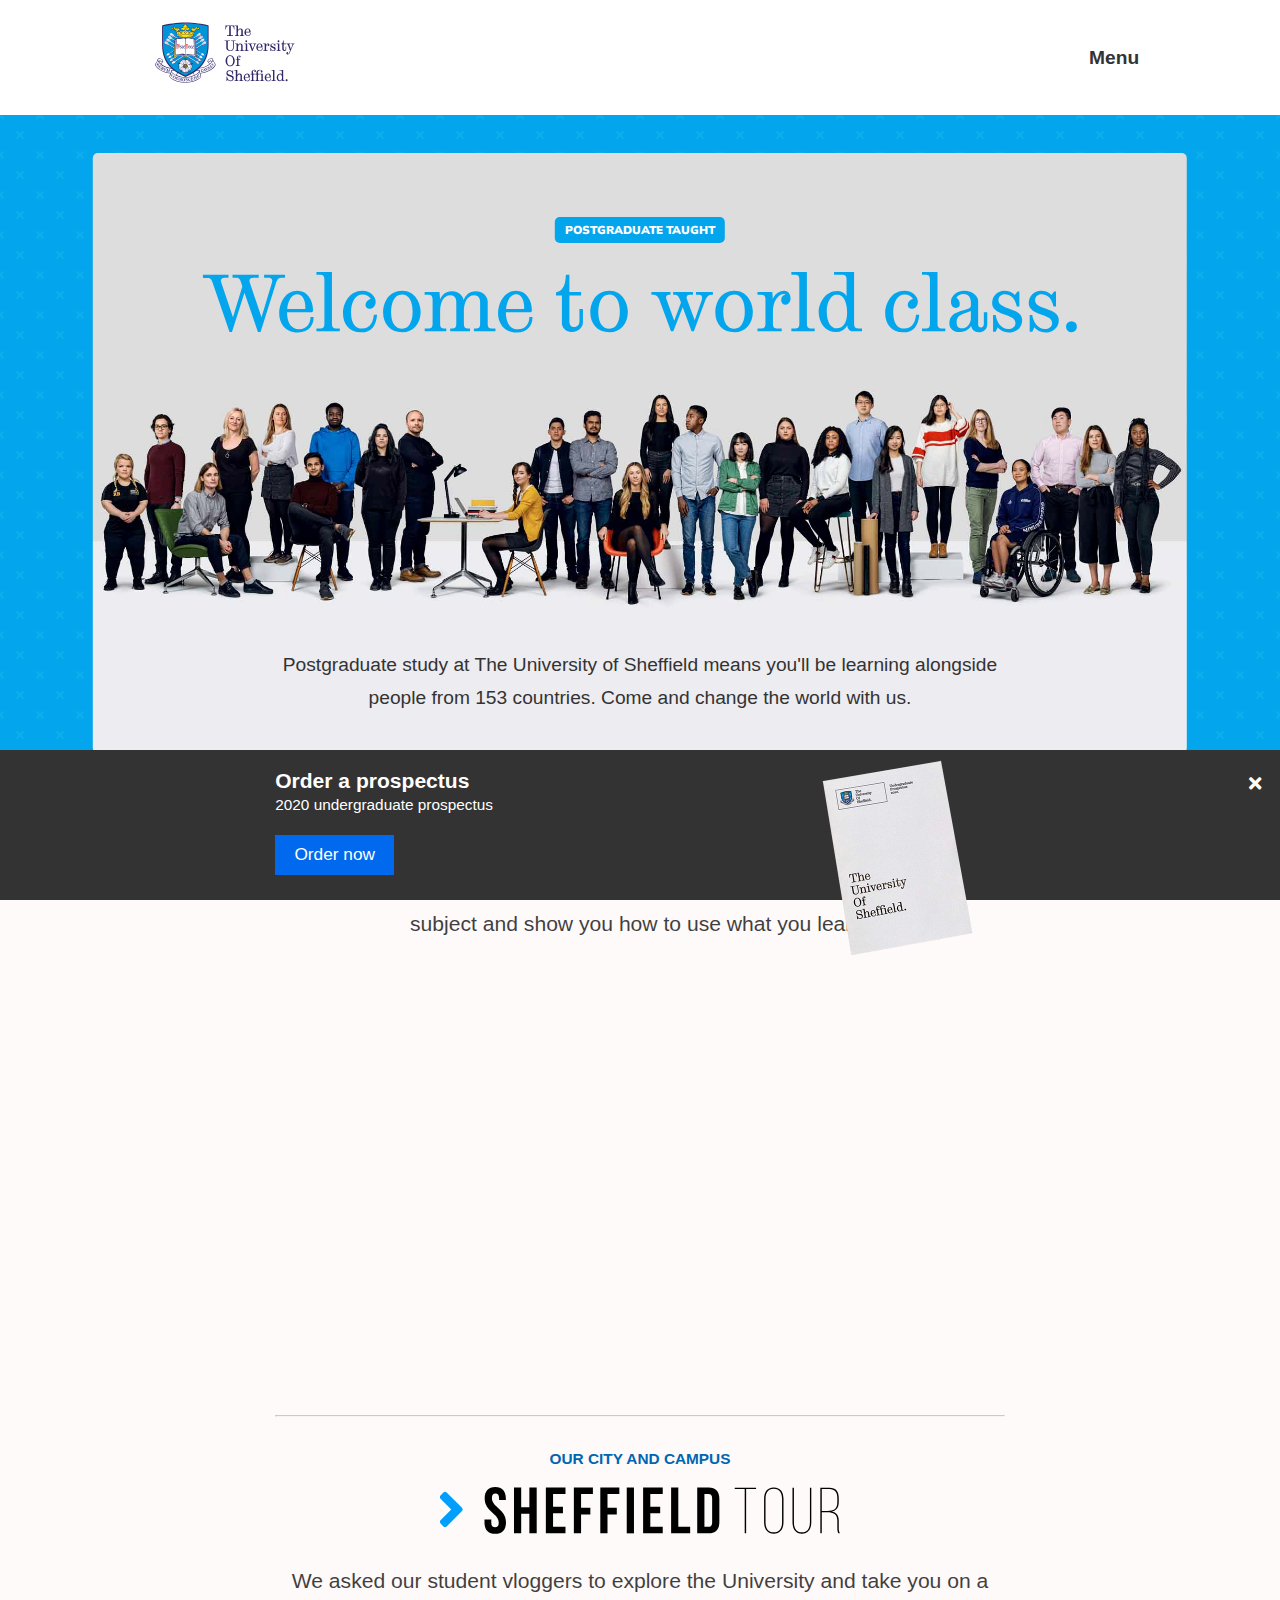
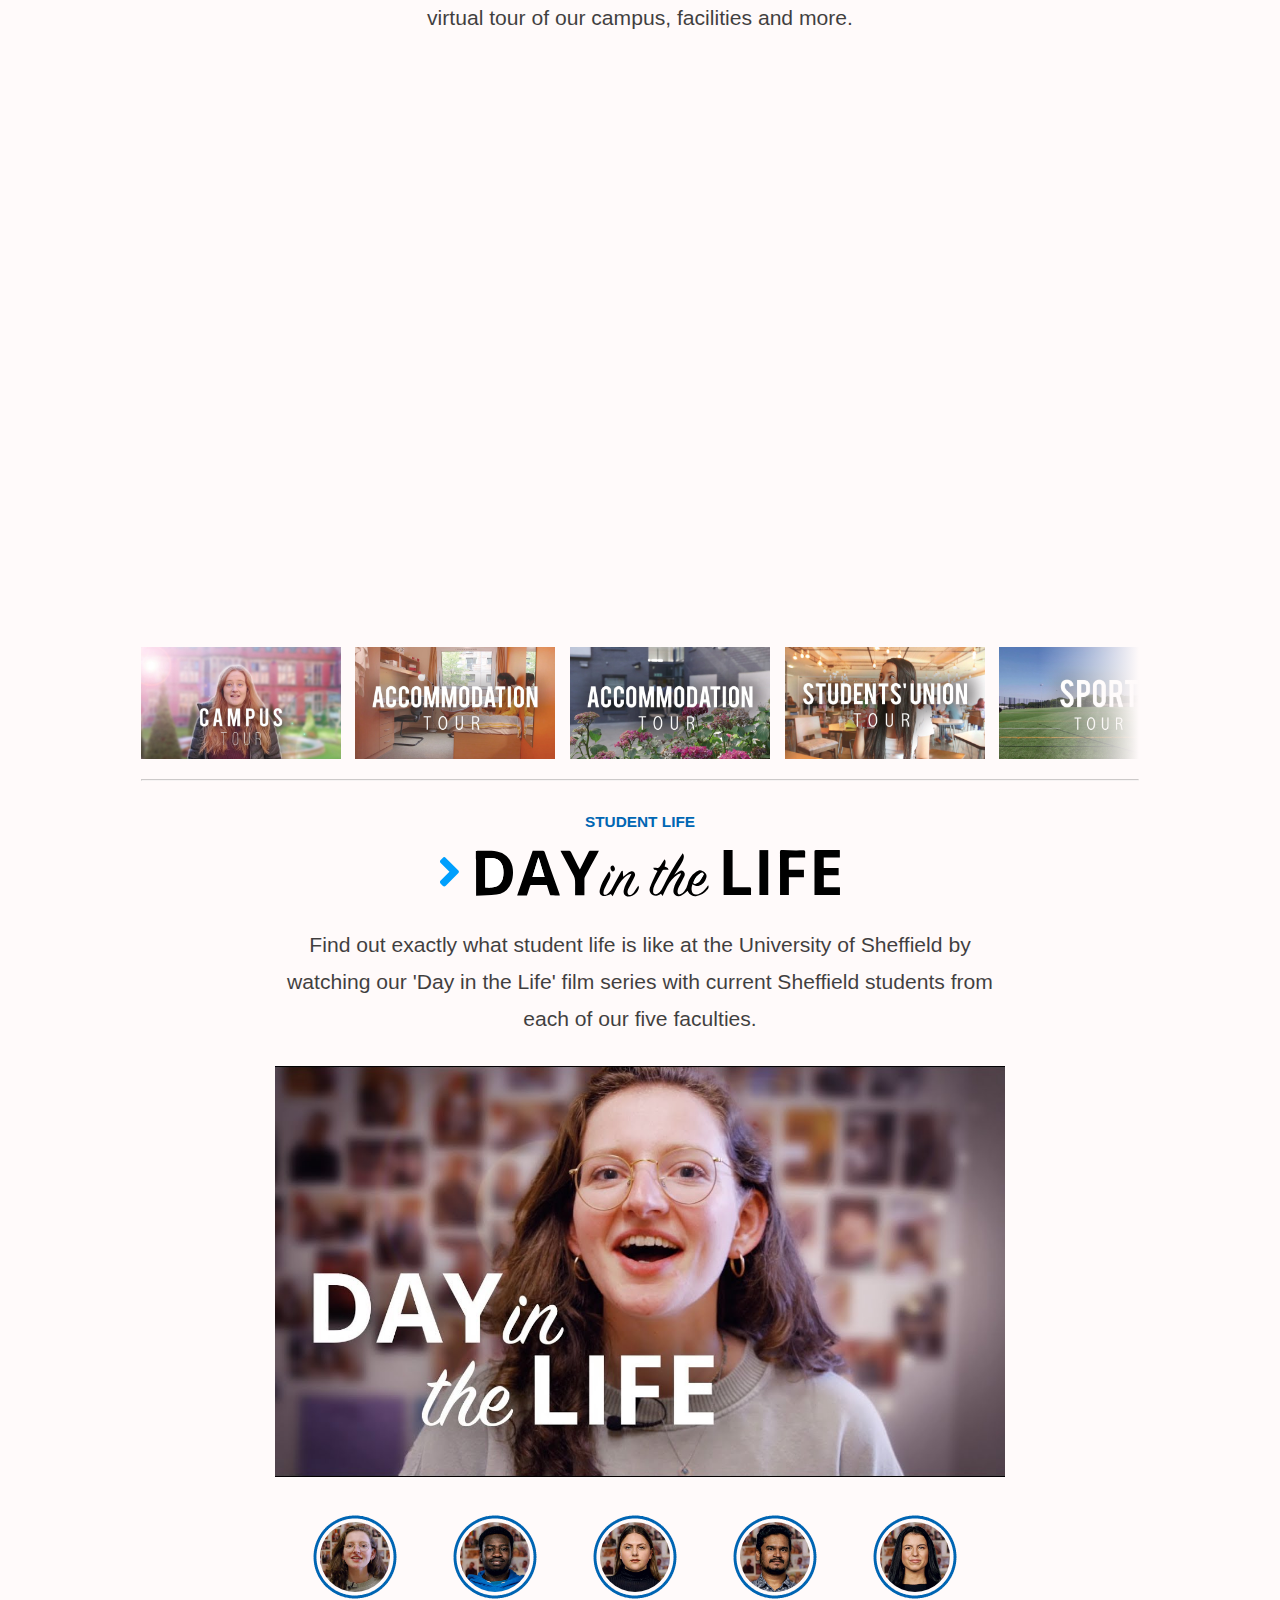
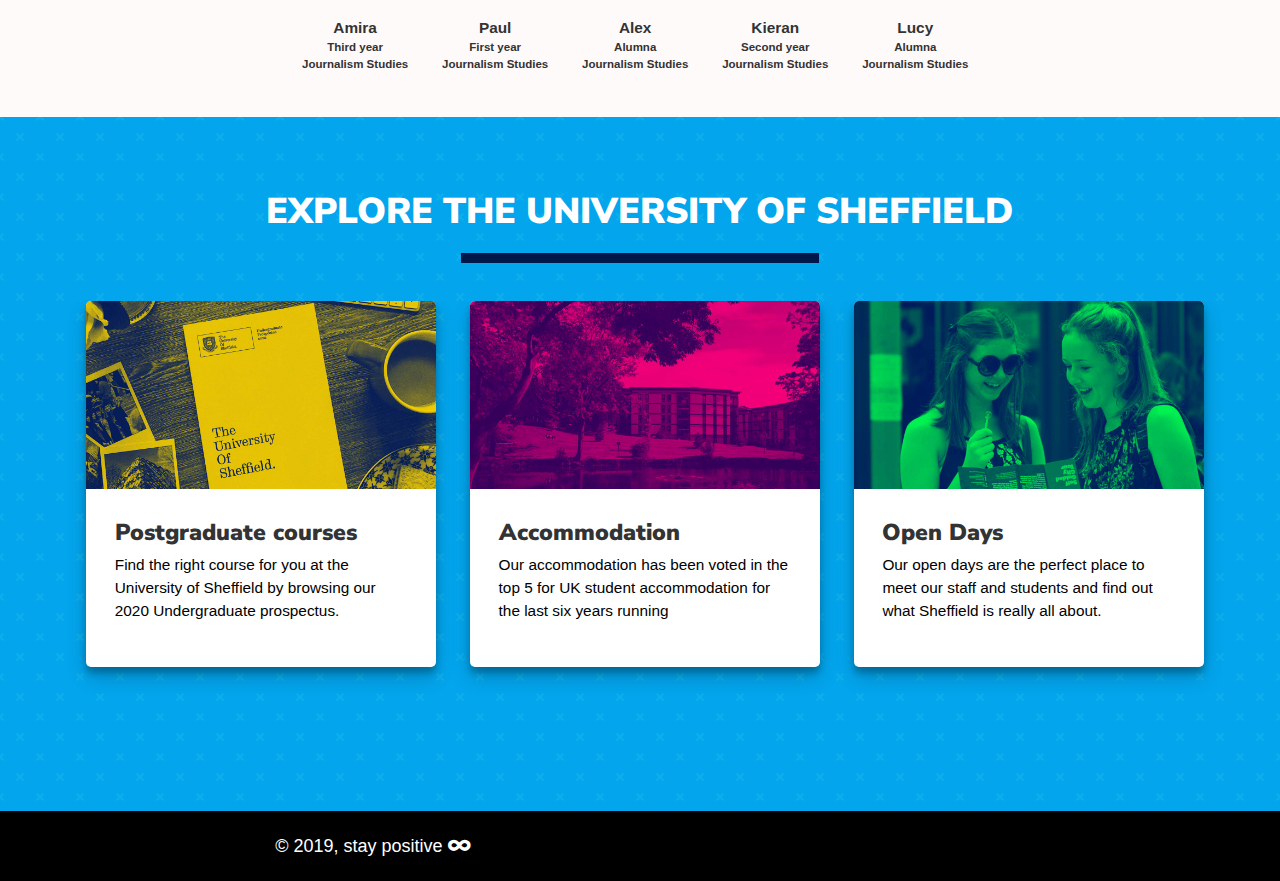
<file: pgt.html>
<!DOCTYPE html>
<html lang="en">
<head>
<link rel="stylesheet" href="pgt.css">
<link rel="stylesheet" href="https://use.fontawesome.com/releases/v5.10.1/css/all.css">
<script
  src="https://code.jquery.com/jquery-3.4.1.js"
  integrity="sha256-WpOohJOqMqqyKL9FccASB9O0KwACQJpFTUBLTYOVvVU="
  crossorigin="anonymous"></script>
<link rel="stylesheet" type="text/css" href="css/modal-video.min.css">
<script src="js/modal-video.min.js"></script>
<link href="https://fonts.googleapis.com/css?family=Nunito+Sans:400,700,900&display=swap" rel="stylesheet">
<meta name="viewport" content="width=device-width">
<meta name="description" content="A blog by Andrew Twist">
<meta name="theme-color" content="#0069ed" />
<title>Twist</title>
</head>
<body>
<div class="hero">
 <div class="header">
        <div class=logo><img class="resp" alt="University of Sheffield logo" src="images/uos-crest.svg"></div>
        <div class="navigation">
<div class="button_container" id="toggle" tabindex="0">Menu</span></div>
<div class="overlay" id="overlay">
    <div class="menu-container">
  <nav class="overlay-menu">
    <ul>
      <li><a href="#"><strong>Study</strong></a></li>
      <li><a href="#">Undergraduate</a></li>
      <li><a href="#">Postgraduate Taught</a></li>
      <li><a href="#">Postgraduate Research</a></li>
    </ul>
    <ul>
            <li><a href="#"><strong>Research</strong></li>
            <li><a href="#">About</a></li>
            <li><a href="#">Work</a></li>
            <li><a href="#">Contact</a></li>
          </ul>
  </nav>
</div>
</div>
<script>
        $('#toggle').keypress(function(event) {
        $(this).toggleClass('active');
        $('#overlay').toggleClass('open');            
       });
    </script>
<script>
    $('#toggle').click(function() {
    $(this).toggleClass('active');
    $('#overlay').toggleClass('open');
});
</script>
    </div> 
    </div>    
</div>
<div class="colour-row">
<div class="banner-contain">
<div class="hero-banner">
        <div class="hero-content">
            <div class="hero-text">
              <div class="bubble"><p class="postgraduate-taught">Postgraduate taught</p></div></div>
<svg xmlns="http://www.w3.org/2000/svg" viewBox="0 0 968.66 67.05" class="world-class"><title>pgt</title><path d="M199.55,289c-3.15,0-4.77,1.35-6,5.22L176.24,349h-2.88l-14.93-43.56L144.57,349h-2.7l-18.81-54.72c-1.44-4.32-2.61-5.22-5.22-5.22h-5.58V285.7H140.7V289h-3.51c-2.61,0-5.94.9-4.5,5.22l13,38.34,10.35-34-1.35-4.32c-1.44-4.32-2.61-5.22-5.22-5.22H145.2V285.7h29V289h-5.48c-2.52,0-5.86.9-4.42,5.22l13,38.34,11.61-38.34c1.35-4.41-1.89-5.22-4.5-5.22h-4.23V285.7h23.13V289Z" transform="translate(-112.26 -282.55)" style="fill:#03a5ed"/><path d="M217.65,349.6c-15.21,0-20.7-11.79-20.7-20.79,0-12.33,7.11-25.38,20-25.38,11.25,0,17.37,10.17,17.55,22.32l-1.26,1.53H205.59c0,11.52,4.5,18.81,13.32,18.81,9.36,0,12.78-7.65,12.69-13.59H235C235.29,340.6,230.43,349.6,217.65,349.6Zm-.45-42.48c-6.21,0-10.53,6.39-11.43,16.38h20C226.56,316.84,224,307.12,217.2,307.12Z" transform="translate(-112.26 -282.55)" style="fill:#03a5ed"/><path d="M238.17,348.25V345.1h4.14c2.61,0,4.68-.72,4.68-5.22v-49c0-4.5-2.07-5.22-4.68-5.22h-4.14v-3.15h17.19v57.33c0,4.32,2,5.22,4.68,5.22h4v3.15Z" transform="translate(-112.26 -282.55)" style="fill:#03a5ed"/><path d="M287.67,349.42c-13.86,0-20.07-10.44-20.07-21,0-11.7,7.65-25,21.24-25,9.81,0,14.94,6.93,14.94,12.06,0,4.59-3,7.83-6.66,7.83a4.21,4.21,0,0,1-4.59-4.23c0-2.43,1.71-5.4,5.85-6.93-2.16-2.79-4.5-4.68-9.18-4.68-8,0-12.69,8.37-12.69,19.62,0,13.32,5.58,18.18,12,18.18,10.26,0,12.69-9.27,13.23-15.48h3.6C304.41,341.68,299.19,349.42,287.67,349.42Z" transform="translate(-112.26 -282.55)" style="fill:#03a5ed"/><path d="M333.21,349.42c-13.5,0-21.15-9.81-21.15-21.6,0-11.52,6.3-24.39,21.15-24.39,15,0,20.43,14.85,20.43,23.22C353.64,340,345.36,349.42,333.21,349.42Zm-.27-41.94c-9.18,0-12.06,10.35-12.06,19.62,0,11.79,4.68,18.27,12.42,18.27,7.47,0,11.43-7.83,11.43-19C344.73,315.4,340.86,307.48,332.94,307.48Z" transform="translate(-112.26 -282.55)" style="fill:#03a5ed"/><path d="M412.68,348.25V345.1h2.25c2.7,0,4.59-.9,4.59-5.31V316c0-2.16-.54-7.56-6.48-7.56-8.37,0-11.52,9.09-11.52,18v13.32c0,4.41,2,5.31,4.59,5.31h2.25v3.15h-22V345.1h2.16c2.7,0,4.59-.9,4.59-5.31V316c0-2.16-.45-7.56-6.48-7.56-8.28,0-11.43,9-11.43,18v13.32c0,4.41,1.89,5.31,4.59,5.31H382v3.15H358.14V345.1h4.14c2.61,0,4.59-.9,4.59-5.31V313c0-4.5-2.07-5.31-4.68-5.31h-4.14V304.6h16.47l.63,8.37c2.07-4.5,5.67-9,13.14-9,7.83,0,11.88,5.22,13,9.54,2.34-5,5.94-9.54,13.41-9.54,7.92,0,12.59,5.58,13.22,10.62v25.2c0,4.41,1.89,5.31,4.59,5.31h4v3.15Z" transform="translate(-112.26 -282.55)" style="fill:#03a5ed"/><path d="M460.11,349.6c-15.21,0-20.7-11.79-20.7-20.79,0-12.33,7.11-25.38,20-25.38,11.25,0,17.37,10.17,17.55,22.32l-1.26,1.53H448.05c0,11.52,4.5,18.81,13.32,18.81,9.36,0,12.78-7.65,12.69-13.59h3.42C477.75,340.6,472.89,349.6,460.11,349.6Zm-.45-42.48c-6.21,0-10.53,6.39-11.43,16.38h20C469,316.84,466.41,307.12,459.66,307.12Z" transform="translate(-112.26 -282.55)" style="fill:#03a5ed"/><path d="M521.13,349c-4.14,0-10-2.7-11-8.64V308.56h-6.57v-3.42c6.12-1.26,10.44-4.77,11-19.44h3.87v18.9h13v4h-13V337c0,4.23,1.8,6.48,5.31,6.48,3.78,0,5.85-3,5.85-6.75V323.5h3.87v14.76C533.46,343.39,529.23,349,521.13,349Z" transform="translate(-112.26 -282.55)" style="fill:#03a5ed"/><path d="M562.8,349.42c-13.5,0-21.15-9.81-21.15-21.6,0-11.52,6.3-24.39,21.15-24.39,15,0,20.42,14.85,20.42,23.22C583.22,340,574.94,349.42,562.8,349.42Zm-.27-41.94c-9.18,0-12.06,10.35-12.06,19.62,0,11.79,4.68,18.27,12.42,18.27,7.46,0,11.42-7.83,11.42-19C574.31,315.4,570.44,307.48,562.53,307.48Z" transform="translate(-112.26 -282.55)" style="fill:#03a5ed"/><path d="M676,307.66c-3.06,0-5.4,2.07-6.66,5.49l-13,35.1h-2.52L644,321.52l-10.43,26.73H631l-13-35.1c-1.62-4.41-4-5.49-7-5.49h-1.71V304.6h21.15v3.06H629.4c-2.7,0-4.86,1.26-3.24,5.58l8.45,23.22,7.47-20.07-1.26-3.24c-1.62-4.32-3-5.49-6-5.49h-1.44V304.6h22v3.06h-3.24c-2.7,0-4.86,1.26-3.24,5.58l8.37,22.86,7.47-21.42c1.26-3.51,1.35-7-2.88-7h-3.24V304.6h18.81v3.06Z" transform="translate(-112.26 -282.55)" style="fill:#03a5ed"/><path d="M701.3,349.42c-13.5,0-21.15-9.81-21.15-21.6,0-11.52,6.3-24.39,21.15-24.39,15,0,20.43,14.85,20.43,23.22C721.73,340,713.45,349.42,701.3,349.42ZM701,307.48c-9.18,0-12.06,10.35-12.06,19.62,0,11.79,4.68,18.27,12.42,18.27,7.47,0,11.43-7.83,11.43-19C712.82,315.4,709,307.48,701,307.48Z" transform="translate(-112.26 -282.55)" style="fill:#03a5ed"/><path d="M757.82,318.73a4.65,4.65,0,0,1-4.68-4.77,7,7,0,0,1,4.77-6.84c-7.2-1.53-13.95,7.2-13.95,19.08v13.59c0,4.41,2,5.31,4.68,5.31h5v3.15H726.87V345.1H731c2.7,0,4.68-1,4.68-5.31V313c0-4.5-2-5.31-4.68-5.31h-4.14V304.6h16.46l.46,7.83c2.15-4.95,6.74-9,12.59-9,4.14,0,7.11,3.42,7.11,8.1C763.49,315.49,761.33,318.73,757.82,318.73Z" transform="translate(-112.26 -282.55)" style="fill:#03a5ed"/><path d="M764.39,348.25V345.1h4.14c2.61,0,4.68-.72,4.68-5.22v-49c0-4.5-2.07-5.22-4.68-5.22h-4.14v-3.15h17.19v57.33c0,4.32,2,5.22,4.68,5.22h4v3.15Z" transform="translate(-112.26 -282.55)" style="fill:#03a5ed"/><path d="M832,348.25c-3.15,0-5.58-3.15-5.67-6.39a14.23,14.23,0,0,1-12.42,7.29c-11.6,0-19.25-10.17-19.25-22.41,0-8.73,6.66-23.22,20.42-23.22a12.84,12.84,0,0,1,10.44,5.58V290.92c0-4.5-2-5.22-4.68-5.22h-9.18v-3.15h22.23V339.7c0,4.5,1.89,5.4,4.59,5.4h4.14v3.15Zm-16.92-40.86c-6.56,0-11.52,8.37-11.52,18.36,0,13.32,5,19.26,11.07,19.26,7.65,0,11.52-6.57,11.52-17.73C826.13,318.19,823.43,307.39,815.06,307.39Z" transform="translate(-112.26 -282.55)" style="fill:#03a5ed"/><path d="M888.41,349.42c-13.85,0-20.06-10.44-20.06-21,0-11.7,7.65-25,21.23-25,9.81,0,14.94,6.93,14.94,12.06,0,4.59-3,7.83-6.66,7.83a4.21,4.21,0,0,1-4.59-4.23c0-2.43,1.71-5.4,5.85-6.93-2.16-2.79-4.5-4.68-9.18-4.68-8,0-12.69,8.37-12.69,19.62,0,13.32,5.58,18.18,12,18.18,10.26,0,12.69-9.27,13.23-15.48h3.6C905.15,341.68,899.93,349.42,888.41,349.42Z" transform="translate(-112.26 -282.55)" style="fill:#03a5ed"/><path d="M909.12,348.25V345.1h4.14c2.61,0,4.68-.72,4.68-5.22v-49c0-4.5-2.07-5.22-4.68-5.22h-4.14v-3.15H926.3v57.33c0,4.32,2,5.22,4.68,5.22h4v3.15Z" transform="translate(-112.26 -282.55)" style="fill:#03a5ed"/><path d="M972.2,349.33c-5.49,0-7.83-3.69-8.73-6.93-3,4.77-7.74,6.75-13.85,6.75-5,0-10.17-3.42-10.17-9.45,0-8.55,4.95-11.79,15.56-14.76,6-1.62,8.28-2.34,8.28-5.58V316.3c0-5.49-3-9.27-8.1-9.27a9.55,9.55,0,0,0-8,4.05c2.16,1.53,3.77,3.51,3.77,6.66a4.35,4.35,0,0,1-4,4.59c-4.68,0-5.76-4.05-5.76-6.84,0-5.76,5.84-12.06,14.84-12.06,9.45,0,15.3,6.57,15.3,11v26.1a3.24,3.24,0,0,0,3.06,3.51c2.07,0,3.24-1.8,3.24-4.23V327.1h3.78v13C981.38,346.45,976.79,349.33,972.2,349.33Zm-8.91-23.49c-1.35.72-6,2.25-7.65,2.79-5.66,1.71-8.18,4.86-8.18,9.63,0,3.6,1.08,6.75,5.57,6.75,6.84,0,10.26-6.57,10.26-11.34Z" transform="translate(-112.26 -282.55)" style="fill:#03a5ed"/><path d="M1005.23,349.6c-5,0-10-2.7-12.15-5.76l-2.33,5h-2.88V330.07h2.88c.8,6.84,5.75,15.66,14.12,15.66,3.78,0,7.83-2,7.83-6.66,0-10.89-25.91-7.65-25.91-22.14a13.45,13.45,0,0,1,13.67-13.5c4.14,0,9,1.71,11.61,4.68l2.79-4.05H1017V320.8h-2.79c-1.8-9.09-6.84-13.59-13.41-13.59-4.05,0-7,2.88-7,6.57,0,10.89,26.28,7.92,26.28,21.87C1020.08,344.74,1013.06,349.6,1005.23,349.6Z" transform="translate(-112.26 -282.55)" style="fill:#03a5ed"/><path d="M1045.82,349.6c-5,0-10-2.7-12.15-5.76l-2.34,5h-2.88V330.07h2.88c.81,6.84,5.76,15.66,14.13,15.66,3.78,0,7.83-2,7.83-6.66,0-10.89-25.92-7.65-25.92-22.14a13.46,13.46,0,0,1,13.68-13.5c4.14,0,9,1.71,11.61,4.68l2.79-4.05h2.16V320.8h-2.79c-1.8-9.09-6.84-13.59-13.41-13.59-4.05,0-7,2.88-7,6.57,0,10.89,26.28,7.92,26.28,21.87C1060.67,344.74,1053.65,349.6,1045.82,349.6Z" transform="translate(-112.26 -282.55)" style="fill:#03a5ed"/><path d="M1074.89,349.24a6.12,6.12,0,1,1,6-6.12A6.11,6.11,0,0,1,1074.89,349.24Z" transform="translate(-112.26 -282.55)" style="fill:#03a5ed"/></svg>
<div class="hero-strap"><p class="pgt">Postgraduate study at The University of Sheffield means you'll be learning alongside people from 153 countries. Come and change the world with us. </p></div>            
</div></div></div></div>
<div class="container" style="padding-bottom:0rem;padding-top:0rem;" >
  <p class="intro-lead">A masters from Sheffield means in-depth knowledge, advanced skills, and the confidence to achieve your ambitions. We'll nurture your passion for your subject and show you how to use what you learn.</p>
  <hr class="clear" />
  <div class="video-container"><iframe title="This is the Unviersity of Sheffield" width="560" height="315" src="https://www.youtube.com/embed/N5yRLFcbv4s" frameborder="0" allow="accelerometer; autoplay; encrypted-media; gyroscope; picture-in-picture" allowfullscreen></iframe></div>
    <hr class="clear" />
    <hr class="clear" />
    <hr />
    <div class="section-title" style="padding-top:1rem;margin-bottom:0.75rem;">Our city and campus</div>
    <svg xmlns="http://www.w3.org/2000/svg" viewBox="0 0 893.05 104.62" class="icon-400"><title>tour</title><path d="M277.33,577.94a5.89,5.89,0,0,1-8.3,0l-5.37-5.61a5.89,5.89,0,0,1,0-8.3l23.44-23.44-23.44-23.44a5.89,5.89,0,0,1,0-8.3l5.37-5.61a5.89,5.89,0,0,1,8.3,0l33.2,33.2a5.89,5.89,0,0,1,0,8.3Z" transform="translate(-261.95 -490.42)" style="fill:#009ffd"/><path d="M385.35,490.42c15.64,0,23.67,9.35,23.67,25.72v3.21H393.83v-4.24c0-7.3-2.93-10.08-8-10.08s-8,2.78-8,10.08c0,21,31.42,25,31.42,54.21,0,16.37-8.18,25.72-24,25.72s-24-9.35-24-25.72V563h15.2v7.3c0,7.31,3.21,9.94,8.33,9.94s8.33-2.63,8.33-9.94c0-21-31.42-25-31.42-54.2C361.68,499.77,369.72,490.42,385.35,490.42Z" transform="translate(-261.95 -490.42)"/><path d="M427.14,593.87V491.59h16.07v43.83h18.26V491.59h16.37V593.87H461.47V550H443.21v43.83Z" transform="translate(-261.95 -490.42)"/><path d="M536.43,534.69V549.3H514.36v30h27.76v14.61H498.29V491.59h43.83V506.2H514.36v28.49Z" transform="translate(-261.95 -490.42)"/><path d="M597.65,537v14.61H576.9v42.23H560.83V491.59h42.51V506.2H576.9V537Z" transform="translate(-261.95 -490.42)"/><path d="M656.67,537v14.61H635.93v42.23H619.85V491.59h42.52V506.2H635.93V537Z" transform="translate(-261.95 -490.42)"/><path d="M695,491.59V593.87H678.88V491.59Z" transform="translate(-261.95 -490.42)"/><path d="M753.54,534.69V549.3H731.48v30h27.76v14.61H715.41V491.59h43.83V506.2H731.48v28.49Z" transform="translate(-261.95 -490.42)"/><path d="M794,491.59v87.67h26.45v14.61H777.94V491.59Z" transform="translate(-261.95 -490.42)"/><path d="M861.66,491.59c16.07,0,24,8.91,24,25.28v51.72c0,16.37-7.89,25.28-24,25.28H836.24V491.59Zm-9.35,87.67h9.06c5.11,0,8.18-2.63,8.18-9.94V516.14c0-7.31-3.07-9.94-8.18-9.94h-9.06Z" transform="translate(-261.95 -490.42)"/><path d="M942.24,495.11H920v-3.05h47.67v3.05H945.43v98.68h-3.19Z" transform="translate(-261.95 -490.42)"/><path d="M1007.05,491.33c15.7,0,21.8,11.49,21.8,25.73V568.8c0,14.24-6.1,25.72-21.8,25.72-15.4,0-21.51-11.48-21.51-25.72V517.06C985.54,502.82,991.65,491.33,1007.05,491.33Zm0,100.28c13.66,0,18.61-10.17,18.61-22.67v-52c0-12.5-5-22.67-18.61-22.67-13.51,0-18.31,10.17-18.31,22.67v52C988.74,581.44,993.54,591.61,1007.05,591.61Z" transform="translate(-261.95 -490.42)"/><path d="M1070,591.61c13.52,0,17.88-10.61,17.88-22.81V492.06h3.05v76.59c0,14-5.52,25.87-20.93,25.87s-21.07-11.92-21.07-25.87V492.06h3.2V568.8C1052.11,581,1056.47,591.61,1070,591.61Z" transform="translate(-261.95 -490.42)"/><path d="M1152.24,514.88V524c0,12.5-4.94,19.33-16.13,21.37,11.33,1.74,16.13,9.15,16.13,20.34v16c0,3.93.43,8.87,2.76,12.06h-3.49c-2-3.19-2.47-7.7-2.47-12.06v-16c0-15-9-18.89-22.23-18.89h-12.5v46.94h-3.2V492.06h20.2C1146.43,492.06,1152.24,500.93,1152.24,514.88Zm-3.2,9.59v-9.3c0-12.35-4.79-20.06-17.87-20.06h-16.86V543.8h12.5C1140.9,543.8,1149,540.17,1149,524.47Z" transform="translate(-261.95 -490.42)"/></svg>
    <p class="intro" style="margin-top:0rem;">We asked our student vloggers to explore the University and take you on a virtual tour of our campus, facilities and more.</p>
</div><div class="container-tour" style="padding-top:0rem;">
    <div class="video-container"><div id="player"></div></div> 
<div class="thumbnail-container">
    <div class="thumbnail-shelf">
<img id="dKno6ojJd_Q" class="media-circle"  alt="Campus tour "src="images/campustour.jpg"/>
<img id="721cfPieqrA"  class="media-circle" alt="Accommodation tour - Endcliffe Ranmoor" src="images/endcliffetour.jpg"/>
<img id="Ooqz3WgZ-Go"  class="media-circle" alt="Accomodation tour City" src="images/cityaccom.jpg"/>
<img id="qm9RgxCa6QE"  class="media-circle" alt="Students' Union tour" src="images/sutour.jpg"/>
<img id="KXtfaGnVYe8"  class="media-circle" alt="Sport tour" src="images/sporttour.jpg"/>
<img id="wNq-JRJG08o" class="media-circle" alt="City tour"  src="images/citytour.jpg"/>
    </div></div><hr /></div>
    <div class="container" style="padding-top:0rem;"">
        <div class="section-title" style="margin-bottom:0.75rem;">Student life</div>
<svg xmlns="http://www.w3.org/2000/svg" viewBox="0 0 1072.33 124.69" class="icon-400"><title>dayinthelife</title><path d="M358,485a20.86,20.86,0,0,1,4.25-.92c12.49-.07,25-.53,37.47.06,20.79,1,39.18,7.42,50.27,26.63,6.79,11.76,8.34,24.69,7.28,38.25-.86,11.08-3.37,21.32-9.42,30.7a47.57,47.57,0,0,1-34.57,21.86c-17.67,2.36-35.66,2.31-54.69,3.37,0-4.77,0-8.19,0-11.61q0-41.72,0-83.44A41,41,0,0,0,358,505Zm25.14,98c5.56,0,10.86.24,16.12,0,15.69-.82,26.52-8.34,30.76-23.65,2.75-9.93,2.61-20,.85-30-2.32-13.13-11.66-23.18-24.23-24.94-7.61-1.06-15.49-.19-23.5-.19Z" transform="translate(-261.95 -482.12)"/><path d="M583.21,603.92c-8.61,0-16.55.12-24.49-.16-.94,0-2.2-2.11-2.64-3.46-2.63-7.92-5.05-15.9-7.68-24.3-14.16,0-28.29-.06-42.42.13-1,0-2.59,1.67-3,2.88-2.15,6.21-4,12.52-6,18.79-.64,2-1.38,4-2.06,6H468.65c14-40.08,27.86-79.78,41.8-119.72,9.58,0,18.89-.15,28.19.16,1.34,0,3.27,2,3.8,3.47,5.82,16.12,11.37,32.34,17.09,48.49,7.31,20.63,14.72,41.22,22.05,61.84C582.18,599.68,582.53,601.44,583.21,603.92Zm-41-49.08-15.77-52.11-1.08.29L509.7,554.84Z" transform="translate(-261.95 -482.12)"/><path d="M1334,482.76V502h-43.17v28.13h39.93v19.73H1291V581.8h43.28v20.85H1266v-5.91q0-54.74,0-109.46c0-3,.24-5.18,4.17-5.16,20.8.1,41.59,0,62.39.05C1332.89,482.17,1333.18,482.41,1334,482.76Z" transform="translate(-261.95 -482.12)"/><path d="M981.09,576.64c2.37,5,.22,8.63-2.19,11.73A44.86,44.86,0,0,1,948,606c-7.63.93-17.09-4.23-20.57-11.16-.64-1.26-1.23-2.55-1.54-3.18-5.26,4.17-10,8.85-15.52,12-5.75,3.28-12.33,3.8-18.08-.82s-5-11.15-3.66-17.35c2.65-12,9.36-22,15.6-32.28,1.44-2.36,2.57-4.91,3.83-7.37l-.75-1.33c-2.39.88-5,1.38-7.14,2.71-12.92,8.18-22.5,19.4-29.3,33-4,8.09-7.93,16.22-12.23,25l-4.18-5.74c-3,1.43-6.08,3.51-9.45,4.36-13.44,3.4-24.6-7.23-20.29-20.43,4.23-12.94,10.67-25.16,16.22-37.65,1.14-2.55,2.65-4.94,4-7.5-3.51-2.8-10.08-1-11.21-8.26,3.55,0,6.69-.38,9.7.09,4.8.74,7.28-1.57,9.42-5.41,2.71-4.9,5.82-9.59,8.84-14.32a40.61,40.61,0,0,1,3-3.65c4.33,7,1,13.24-.6,19.72,3.88,1.75,9.15,1.86,10.75,8.49-4.25,0-8.15-.26-12,.12-1.69.17-4,1.23-4.74,2.58-7.09,12.46-14.24,24.9-20.63,37.72a42.6,42.6,0,0,0-4.31,16.51c-.36,7.8,6.38,11.46,12.79,7.06a33.44,33.44,0,0,0,10.17-11c8.89-16.18,16.58-33,25.81-49,8.66-15,18.69-29.22,28.12-43.79.78-1.21,1.58-2.42,2.66-4.07,5,6.47,2.93,12,1.2,17.11a66.31,66.31,0,0,1-6.5,12.82c-5.38,8.81-11,17.45-17.33,27.32,5-3.4,8.83-6.11,12.77-8.59,3.76-2.37,7.76-4.3,11.67-.37s4.77,8.56,2.52,13.28c-3.63,7.6-7.94,14.87-11.82,22.36-3.25,6.27-6.91,12.38-6.38,20,.39,5.68,3.36,8,8.46,5.3a31.68,31.68,0,0,0,9.47-7.84,49,49,0,0,0,9.52-19.22c4-15.62,12.76-28.15,27.85-35.5,7.06-3.44,12.06.23,17,4.19,4.76,3.81,6.91,8.55,4.77,14.84-3.39,10-8.64,18.08-19.37,21.47-6.63,2.09-12-.72-17.63-4.17-2.45,6.71-3.74,13.35-1.34,20.12,2.53,7.13,8.06,9,16.73,6.29,9.87-3.07,16.3-10.3,22.32-18.07C978.18,580.47,979.63,578.55,981.09,576.64ZM969.4,547.31l-1.27-.75c-.09-3.82-2.61-4.85-6.67-2.49-8.92,5.18-14.92,13-19.13,22.22-.66,1.44-1.05,4.45-.53,4.72,1.86,1,4.7,2.06,6.19,1.27,4-2.1,8.19-4.56,10.92-8C963,559.13,966,553,969.4,547.31Z" transform="translate(-261.95 -482.12)"/><path d="M649,603.7h-24.9V587.17c0-7.66.38-15.34-.16-23a34.1,34.1,0,0,0-3.4-13.06c-11.25-21.5-22.9-42.78-34.39-64.15a23.42,23.42,0,0,1-1-2.93c8.21,0,16-.24,23.7.19,1.6.08,3.64,2.31,4.52,4,5.66,11.09,11,22.35,16.55,33.5,1.95,3.91,4.19,7.67,6.95,12.67,5-10,9.46-18.69,13.83-27.47,3.25-6.51,6.29-13.14,9.66-19.59.73-1.38,2.44-3.13,3.77-3.18,7.44-.31,14.9-.15,23.77-.15-3.37,6.53-6.11,12.05-9,17.46-9.54,17.66-19.2,35.26-28.67,52.95a12.64,12.64,0,0,0-1.11,5.72c-.1,12,0,24,0,36Z" transform="translate(-261.95 -482.12)"/><path d="M1241,502c-13.51,0-26.16.14-38.8-.07-3.9-.07-5.29,1-5.17,5.07.28,9.12.09,18.25.09,27.88h40.55V555h-40.33v47.64h-23.69q0-31.14,0-62.22c0-15.81-.14-31.61-.21-47.42,0-.5,0-1,0-1.5.23-9.11.23-9.24,9-9.09,11.11.19,22.22.71,33.33.89,6.59.1,13.19-.21,19.79-.27,3.93,0,6.1,1.33,5.56,5.94C1240.65,493,1241,497.22,1241,502Z" transform="translate(-261.95 -482.12)"/><path d="M1022.4,482.15h24V582h5.8c12.65,0,25.32.23,38-.08,4.69-.11,6.14,1.39,5.78,5.94-.37,4.77-.08,9.59-.08,14.76H1022.4Z" transform="translate(-261.95 -482.12)"/><path d="M1142,602.74h-23.64V482.39H1142Z" transform="translate(-261.95 -482.12)"/><path d="M752,538.19c.35,5.24.7,10.47,1.05,15.57,4.4-3.51,9.21-7.82,14.53-11.38,2.81-1.88,6.58-3.56,9.79-3.36,5.36.35,9.22,7.57,7,13.09-2.58,6.37-6.24,12.3-9.42,18.42-3,5.7-6.23,11.27-8.75,17.15-2.85,6.65-1.69,13.08,2,14.93,3.12,1.58,9.55-1.52,13.33-6.77,4.1-5.7,8-11.57,12.09-17.62,2.89,3.41,1.37,7.06.08,9.81-4.84,10.32-12.85,17.6-24.41,18.69-10.62,1-16.77-5.91-14.77-16.81,2.37-12.94,9.6-23.64,16-34.75,1.51-2.64,2.7-5.46,4.62-9.37-7.76,1.24-12.5,4.92-17.1,8.74-12.69,10.52-20.07,24.75-27.11,39.19l-6.21,12.71-4.63-6.52c-4.23,1.7-8.33,3.9-12.7,5-12.41,3.11-19.94-4.45-16.82-16.84,3.62-14.39,10.74-27.2,18.71-39.56,1.81-2.81,4-5.38,6.32-8.47,5.06,6.66,3.74,12.71.93,18.52-4.44,9.19-9.41,18.12-13.81,27.32a27.6,27.6,0,0,0-2.59,9.87c-.4,6.22,2.68,8.19,8.36,5.38,6.72-3.33,11.17-8.84,14.65-15.54,7.74-14.93,15.93-29.64,24-44.4a20.19,20.19,0,0,1,2.77-3.26Z" transform="translate(-261.95 -482.12)"/><path d="M730.94,533c-.12,2.7-1.3,5.76-5.13,6.55-3.16.65-6.43-4.62-6.81-9.48-.35-4.5,2.76-5.69,5.82-6.53C727.24,522.91,730.86,528.33,730.94,533Z" transform="translate(-261.95 -482.12)"/><path d="M383.14,583V504.22c8,0,15.89-.87,23.5.19,12.57,1.76,21.91,11.81,24.23,24.94,1.76,10,1.9,20-.85,30C425.78,574.62,415,582.14,399.26,583,394,583.24,388.7,583,383.14,583Z" transform="translate(-261.95 -482.12)" style="fill:#fff"/><path d="M542.21,554.84H509.7L525.36,503l1.08-.29Z" transform="translate(-261.95 -482.12)" style="fill:#fff"/><path d="M969.4,547.31c-3.44,5.71-6.37,11.82-10.49,17-2.73,3.42-6.95,5.88-10.92,8-1.49.79-4.33-.31-6.19-1.27-.52-.27-.13-3.28.53-4.72,4.21-9.24,10.21-17,19.13-22.22,4.06-2.36,6.58-1.33,6.67,2.49Z" transform="translate(-261.95 -482.12)" style="fill:#fff"/><path d="M277.33,577.94a5.89,5.89,0,0,1-8.3,0l-5.37-5.61a5.89,5.89,0,0,1,0-8.3l23.44-23.44-23.44-23.44a5.89,5.89,0,0,1,0-8.3l5.37-5.61a5.89,5.89,0,0,1,8.3,0l33.2,33.2a5.89,5.89,0,0,1,0,8.3Z" transform="translate(-261.95 -482.12)" style="fill:#009ffd"/></svg>    
<p class="intro" style="margin-top:0rem;">Find out exactly what student life is like at the University of Sheffield by watching our 'Day in the Life' film series with current Sheffield students from each of our five faculties.</p>
    <img  alt="Day in the life" src="images/dayinthelife.jpg" width="100%">
    <hr class="clear" />
    <div class="student-container"  >
    <div class="students"><div class="js-modal-btn-1" data-video-id="4jexc0giwKI">
    <div class="circle">
            <img src="images/amira.jpg" alt="Amira" />
            <svg viewBox="0 0 100 100" xmlns="http://www.w3.org/2000/svg" style="enable-background:new -580 439 577.9 194;"
               xml:space="preserve">  
              <circle cx="50" cy="50" r="40" />
            </svg></div><div class="name">Amira<span class="level">Third year</span><span class="faculty">Journalism Studies</span>
            </div><script>new ModalVideo('.js-modal-btn-1');</script>
          </div>
    <div class="js-modal-btn-2" data-video-id=""> <div class="circle">
                <img src="images/paul.jpg" alt="Paul" />
                <svg viewBox="0 0 100 100" xmlns="http://www.w3.org/2000/svg" style="enable-background:new -580 439 577.9 194;"
                   xml:space="preserve">  
                  <circle cx="50" cy="50" r="40" />
                </svg></div><script>new ModalVideo('.js-modal-btn-2');</script><div class="name">Paul<span class="level">First year</span><span class="faculty">Journalism Studies</span>
                </div>
              </div>
    <div class="js-modal-btn-2" data-video-id=""> <div class="circle">
                    <img src="images/alex.jpg" alt="Alex" />
                    <svg viewBox="0 0 100 100" xmlns="http://www.w3.org/2000/svg" style="enable-background:new -580 439 577.9 194;"
                       xml:space="preserve">  
                      <circle cx="50" cy="50" r="40" />
                    </svg></div><script>new ModalVideo('.js-modal-btn-2');</script><div class="name">Alex<span class="level">Alumna</span><span class="faculty">Journalism Studies</span>
                    </div>
                  </div>
                  <div class="js-modal-btn-2" data-video-id="Kieran"> <div class="circle">
                        <img src="images/kieran.jpg" alt="" />
                        <svg viewBox="0 0 100 100" xmlns="http://www.w3.org/2000/svg" style="enable-background:new -580 439 577.9 194;"
                           xml:space="preserve">  
                          <circle cx="50" cy="50" r="40" />
                        </svg></div><script>new ModalVideo('.js-modal-btn-2');</script><div class="name">Kieran<span class="level">Second year</span><span class="faculty">Journalism Studies</span>
                        </div>
                      </div>
                      <div class="js-modal-btn-2" data-video-id="Lucy"> <div class="circle">
                            <img src="images/lucy.jpg" alt="" />
                            <svg viewBox="0 0 100 100" xmlns="http://www.w3.org/2000/svg" style="enable-background:new -580 439 577.9 194;"
                               xml:space="preserve">  
                              <circle cx="50" cy="50" r="40" />
                            </svg></div><script>new ModalVideo('.js-modal-btn-2');</script><div class="name">Lucy<span class="level">Alumna</span><span class="faculty">Journalism Studies</span>
                            </div>
                          </div>
                        </div></div>
                        <div class="nav-buttons"><i class="fas fa-angle-left icon" id="left-button"></i><i class="fas fa-angle-right icon" id="right-button"></i></div>
                        <hr class="clear" />
    </div>
</div>
<div class="colour-row">
    <div class="container-wide">
        <h1 class="colour">EXPLORE THE UNIVERSITY OF SHEFFIELD</h1>
        <hr class="thick" />
        <div class="card-shelf">
                <div class="outer-card">
            <div class="card">
    <div class="card-image">
    <img src="images/courses.jpg" alt="Courses">
    </div>
    <div class="card-main">
        <div class="card-content">
    <a href="/" class="h2card"><h2 style="margin-bottom:0px;margin-top:0px;">Postgraduate courses<i class="fas fa-angle-right h2icon"></i></h2></a>
     <p style="margin-top:0rem;">Find the right course for you at the University of Sheffield by browsing our 2020 Undergraduate prospectus.</p>
    </div>  
    </div>
    </div></div>
    <div class="outer-card">
    <div class="card">
            <div class="card-image">
            <img src="images/accom.jpg" alt="Accommodation">
            </div>
            <div class="card-main">
                <div class="card-content">
                <a href="/" class="h2card"><h2 style="margin-bottom:0px;margin-top:0px;">Accommodation<i class="fas fa-angle-right h2icon"></i></h2></a>
             <p style="margin-top:0rem;">Our accommodation has been voted in the top 5 for UK student accommodation for the last six years running</p>
            </div>  
            </div>
            </div>
        </div>
        <div class="outer-card">
            <div class="card">
                    <div class="card-image">
                    <img src="images/opendays.jpg" alt="Open Days">
                    </div>
                    <div class="card-main">
                        <div class="card-content">
                                <a href="/" class="h2card"><h2 style="margin-bottom:0px;margin-top:0px;">Open Days<i class="fas fa-angle-right h2icon"></i></h2></a>
                     <p style="margin-top:0rem;">Our open days are the perfect place to meet our staff and students and find out what Sheffield is really all about.</p>
                    </div>  
                    </div>
                    </div>
                </div>
                </div>
                <hr class="clear">
                <hr class="clear">
                <hr class="clear">
            </div> 
        </div>           
</div> 
<div id="cta-banner">
    <div class="cta-banner-content">
        <div class="cta-text">
                <div id="close-cta" onClick="document.getElementById('cta-banner').style.bottom = '-150px';"><i class="fas fa-times"></i></div>

    <h3 style="margin-top:0px;margin-bottom:0px;">Order a prospectus</h3>
<p style="margin-top:0px;margin-bottom:10px;">2020 undergraduate prospectus</p></div>
<button>Order now</button>
<img class="cta-image" src="images/ugprospectus.png" alt="UG Prospectus" width="200px">
</div></div>
<div class="foot"><footer>© 2019, stay positive <i class="fas fa-infinity icon fa-rotate-45"></i></footer></div>
<script>
        const toggleSwitch = document.querySelector('.theme-switch input[type="checkbox"]');
    const currentTheme = localStorage.getItem('theme');
    
    if (currentTheme) {
        document.documentElement.setAttribute('data-theme', currentTheme);
      
        if (currentTheme === 'dark') {
            toggleSwitch.checked = true;
        }
    }
    
    function switchTheme(e) {
        if (e.target.checked) {
            document.documentElement.setAttribute('data-theme', 'dark');
            localStorage.setItem('theme', 'dark');
        }
        else {        document.documentElement.setAttribute('data-theme', 'light');
              localStorage.setItem('theme', 'light');
        }    
    }
    
    toggleSwitch.addEventListener('change', switchTheme, false);
        </script>
        <script>
         $('#right-button').click(function() {
      event.preventDefault();
      $('.students').animate({
        scrollLeft: "+=180px"
      }, "slow");
   });
   
     $('#left-button').click(function() {
      event.preventDefault();
      $('.students').animate({
        scrollLeft: "-=180px"
      }, "slow");
   });
        </script>


<script>var tag = document.createElement('script');
        tag.src = "https://www.youtube.com/iframe_api";
        var firstScriptTag = document.getElementsByTagName('script')[0];
        firstScriptTag.parentNode.insertBefore(tag, firstScriptTag);
        var player;
        function onYouTubeIframeAPIReady() {
            player = new YT.Player('player', {
                height: '200',
                width: '350',
                videoId: 'wNq-JRJG08o',
                events: {
                    'onReady': onPlayerReady
                }
            });
        }
        function onPlayerReady(event) {
            event.target.loadVideo();
        }
        
        /*
        mKzLoZFz8PE
        -7Ok0O2nQaA
        YnwsMEabmSo
        */
        $(function() {
            jQuery(".media-circle").on("click", function() {
                player.loadVideoById(this.id);
            });
        });
        
        </script>
</body>
<style>
  .hero-banner .hero-content {
    padding-bottom:1rem;
  }
</style>
</html>
</file>
<file: main.css>
/* Base stuff */

:root {
    --font-color: black;
    --bg-color: snow;
    --svg-highlight-color-1: hsl(206, 100%, 35%);
    --svg-highlight-color-2: #009FFD;
    --breadcrumbs-color:#333;
    --background-image: linear-gradient(19deg, #0189d3 0%, #00c0ff 100%);
}

[data-theme=dark] {
    --font-color: snow;
    --bg-color: #020014;
    --svg-highlight-color-1: #2A2A72;
    --svg-highlight-color-2: #009FFD;
    --breadcrumbs-color: #fff;
    --background-image: linear-gradient(19deg, #009FFD 0%, #2A2A72 100%);

}

html {
    font: 120%/1.75 Helvetica, Georgia, serif;
    color: var(--font-color);
    text-align: center;
}

body {
    margin: 0 0; 
    background-color: var(--bg-color);
    font-size: 18px;
}

/* HR */

hr {
    opacity: 0.5;
}

hr.clear {
    opacity: 0;
}

hr.thick {
    height:10px;
    max-width: 30%;
    background-color:#011649;
    opacity:1;
    border:none;
    margin-bottom: 2rem;
    margin-top: 1rem;
}

/* Rows and Containers */

.colour-row {
    background-color: #009ffd;
    background-image: url("data:image/svg+xml,%3Csvg xmlns='http://www.w3.org/2000/svg' width='40' height='40' viewBox='0 0 40 40'%3E%3Cg fill-rule='evenodd'%3E%3Cg fill='%231bbbe8' fill-opacity='0.4'%3E%3Cpath d='M0 38.59l2.83-2.83 1.41 1.41L1.41 40H0v-1.41zM0 1.4l2.83 2.83 1.41-1.41L1.41 0H0v1.41zM38.59 40l-2.83-2.83 1.41-1.41L40 38.59V40h-1.41zM40 1.41l-2.83 2.83-1.41-1.41L38.59 0H40v1.41zM20 18.6l2.83-2.83 1.41 1.41L21.41 20l2.83 2.83-1.41 1.41L20 21.41l-2.83 2.83-1.41-1.41L18.59 20l-2.83-2.83 1.41-1.41L20 18.59z'/%3E%3C/g%3E%3C/g%3E%3C/svg%3E");    padding: 1rem;
    padding: 1rem;
}

.container {
    margin-left: auto;
    margin-right: auto;
    max-width: 38rem;
    padding: 1rem 1rem
}

.container-wide {
    margin-left: auto;
    margin-right: auto;
    max-width: 62rem;
    padding: 1rem 1rem
}
.container-tour {
    margin-left: auto;
    margin-right: auto;
    max-width: 52rem;
    padding: 1rem 1rem
}

.student-container{
    margin-left: 1.5rem;
    
}

.thumbnail-container{
    position: relative;
    
}

.thumbnail-container:after {
    content: "";
    position: absolute;
    z-index: 1;
    top: 0;
    right: 0;
    bottom: 0;
    pointer-events: none;
    background-image: linear-gradient(to right, rgba(255, 255, 255, 0), snow 100%);
    height: 100%;
    width: 10%;
  }

/* Text stuff */

h1 svg {
    vertical-align: -12%;
}

h1.colour{
    color: #fff;
    text-align:center;
    text-transform:uppercase;
    margin-bottom:-0.5rem;
}

h1, h2 {
    font-family: 'Nunito Sans';
    font-weight: 900;
}

h2 svg {
    vertical-align: -8%;
}

h3 {
    font-family: 'Helvetica';
    font-weight: 700;
    line-height: 1.2rem;
}

h3 a {
    font-family: 'Nunito Sans';
    font-size: 1.4rem;
    line-height: 1;
    text-decoration: none;
    color: var(--font-color);
    font-weight: 900;
}

h2 .icon{
    vertical-align: -5%;
    color: #21D4FD;
    padding: 0 0.25rem;
}

h3 .icon{
    vertical-align: 0%;
    color: #0069ed;
    padding: 0 0.5rem;
}

.name {
    font-size: 0.8rem;
}

.date {
    font-family: 'Nunito Sans';
    text-transform: uppercase;
    font-weight: 900;
    font-size: .7rem;
    color: var(--breadcrumbs-color);
    margin-bottom: 0.5rem!important;
}

p.intro {
    font-size:1.1rem;
    font-weight: 300;
    margin: 0.5rem 0rem; 
    opacity: 0.75;
}

p.intro-lead {
    font-size:1.1rem;
    font-weight: 300;
    margin: 0.5rem 0rem; 
    opacity: 0.75;
    padding-top:1rem;
}

/* Icons */

.icons {
    width: 50px;
}

.icon-20 {
    width:80px;
}

.icon-30 {
    width:30px;
    height:30px;
}

.icon-50 {
    width:50px;
    height:50px;
}

.icon-128 {
    width:128px;
}

.icon-400 {
    width:400px;
    margin-bottom:1rem;
}


/* Header and Menu */

.header {
    margin-left: auto;
    margin-right: auto;
    max-width: 52rem;
    padding: 0.5rem 1rem;
    display: flex;
    align-items: center;
}

.header svg {
    vertical-align: -15%;
}

.header a {
    text-decoration: none
}

.resp {
    height: auto;
    width: 100%;
    padding-top: 0;
}


.menu-container {
  margin-left: auto;
  margin-right: auto;
  max-width: 38rem;
  padding: 2rem 2rem;

  }

.overlay-menu ul {
    display: inline-block;
    list-style-type: none;
    padding-left: 0.5rem;
    border-right: 2px #fff;

}

.navigation{
    padding: 0 0;
    margin-left: auto;  
    justify-content: flex-end;
    z-index: 1001;
}

.navigation li{
    margin-left: 2rem;
    color: #333;
    font-size: 0.9rem;
}

.navigation a {
    color: #333;
    position: relative;
    text-decoration: none;
    padding-bottom: 8px;
  }
  .navigation a:before, .navigation a:after {
    content: '';
    position: absolute;
    bottom: 2px;
    left: 0;
    right: 0;
    height: 2px;
    background-color: #0069ed;
  }
  .navigation a:before {
    opacity: 0;
    -webkit-transform: translateY(-8px);
            transform: translateY(-8px);
    transition: opacity 0s, -webkit-transform 0s cubic-bezier(0.175, 0.885, 0.32, 1.275);
    transition: transform 0s cubic-bezier(0.175, 0.885, 0.32, 1.275), opacity 0s;
    transition: transform 0s cubic-bezier(0.175, 0.885, 0.32, 1.275), opacity 0s, -webkit-transform 0s cubic-bezier(0.175, 0.885, 0.32, 1.275);
  }
  .navigation a:after {
    opacity: 0;
    -webkit-transform: translateY(4px);
            transform: translateY(4px);
    transition: opacity 0.2s, -webkit-transform 0.2s cubic-bezier(0.175, 0.885, 0.32, 1.275);
    transition: transform 0.2s cubic-bezier(0.175, 0.885, 0.32, 1.275), opacity 0.2s;
    transition: transform 0.2s cubic-bezier(0.175, 0.885, 0.32, 1.275), opacity 0.2s, -webkit-transform 0.2s cubic-bezier(0.175, 0.885, 0.32, 1.275);
  }
  .navigation a:hover:before, a:hover:after, a:focus:before, a:focus:after {
    opacity: 1;
    -webkit-transform: translateY(0);
            transform: translateY(0);
  }
  .navigation a:hover:before, a:focus:before {
    transition: opacity 0.2s, -webkit-transform 0.2s cubic-bezier(0.175, 0.885, 0.32, 1.275);
    transition: transform 0.2s cubic-bezier(0.175, 0.885, 0.32, 1.275), opacity 0.2s;
    transition: transform 0.2s cubic-bezier(0.175, 0.885, 0.32, 1.275), opacity 0.2s, -webkit-transform 0.2s cubic-bezier(0.175, 0.885, 0.32, 1.275);
  }
  .navigation a:hover:after, a:focus:after {
    transition: opacity 0s 0.2s, -webkit-transform 0s 0.2s cubic-bezier(0.175, 0.885, 0.32, 1.275);
    transition: transform 0s 0.2s cubic-bezier(0.175, 0.885, 0.32, 1.275), opacity 0s 0.2s;
    transition: transform 0s 0.2s cubic-bezier(0.175, 0.885, 0.32, 1.275), opacity 0s 0.2s, -webkit-transform 0s 0.2s cubic-bezier(0.175, 0.885, 0.32, 1.275);
  }

  /* Footer */

  .foot {
    background-color: #000;
    padding: 1rem 0rem;
    color: #fff;
    text-align: left;
    
}

footer {
    margin-left: auto;
    margin-right: auto;
    max-width: 38rem;
    
}
  

/* Images and Videos */

img {
    max-width: 100%;
    margin-left: auto;
    margin-right: auto;
    margin-top: 0;
    padding-bottom: 0rem;
    padding-left: 0;
    padding-right: 0;
    padding-top: 1rem;
    margin-bottom: 0
}

.imgmeta {
    border-bottom: 1px solid #d1d1d1;
    padding: 8px 0;
    margin-top: -.8rem;
    margin-bottom: 1.75rem
}

.imgcaption {
    font-family: 'Nunito Sans';
    font-weight: 400;
    font-size: .75rem;
    opacity: .75;
    color: var(--breadcrumbs-color);
}

  .imgcaption i {
      padding-right: 0.2rem;
  }

  .video-container {
    position: relative;
    padding-bottom: 56.25%;
    height: 0;
    overflow: hidden;
    margin-top: 1rem;
    margin-bottom: 0.5rem;
}

.video-container iframe {
    position: absolute;
    top: 0;
    left: 0;
    width: 100%;
    height: 100%
}

/* Cards */

.card-shelf{
    position: relative;
    overflow: auto;
    white-space: nowrap;
    min-height:430px;
    text-align: center;
}

.outer-card{
    margin-left: 1rem;
    margin-right: 0.5rem;
    display: inline-block;
}

.card {
   white-space: normal;
    min-height: 300px;
    width: 350px;
    background-color: white;
    border-radius: 5px;
    box-shadow: 0 10px 20px rgba(0,0,0,0.19), 0 6px 6px rgba(0,0,0,0.23);
    text-align: left;
}

.card p {
    font-size: 0.8rem;
    line-height: 1.2rem;
}

.card h2 {
    font-size: 1.2rem;
}

.card-image {
    position: relative;
    overflow: hidden;
    display: block;
    object-fit: cover;
    object-position: center center;
    max-height: 8rem;
    min-width: 100%;
    min-height: 188px;
    border-radius: 5px 5px 0px 0px;
}

.card-image img {
    max-width: 350px;
    padding-top:0px;
    -webkit-transition: 0.6s ease;
    transition: 0.6s ease;
}

.card-image img:hover {
    cursor: pointer;
    -webkit-transform: scale(1.1);
    transform: scale(1.1);
}

.card-main {
    height: 100%;
    display: flex;
    flex-direction: column;
    width: 100%;
    flex: 1 1 0%;
}

.card-content {
    height: 100%;
    display: flex;
    flex-direction: column;
    -webkit-box-pack: start;
    justify-content: flex-start;
    flex: 1 1 0%;
    padding: 1.25rem 1.5rem 1.5rem;
}

.h2card {
    text-decoration: none;
    color: #333;
}

.h2card i {
    opacity: 0;
    -webkit-transition: 0.6s ease;
    transition: 0.6s ease;
    vertical-align: -5%;
    color: var(--svg-highlight-color-2);
    } 

.h2card:hover i {
    opacity: 1;
    transform: translateX(10px);
} 

/* IG Stories style Slider */

.thumbnail-shelf {
    white-space: nowrap;
    overflow: auto;
}

.media-circle {
    display: inline-block;
    width: 200px;
    padding-right: 0.5rem;
    -webkit-transition: 0.6s ease;
    transition: 0.6s ease;
}

.media-circle:hover {
    cursor: pointer;
    -webkit-transform: scale(1.01);
    transform: scale(1.01);
}
  
.hero {
    background-color: #fff;

}


.bio {
    padding: 1rem 0;
}

.bio svg{
    vertical-align:-12%
}


.faculty {
    display: block;
    font-size: 0.6rem;
    line-height: 0.6rem;
}


.js-modal-btn-1, .js-modal-btn-2 {
    background-color: none;
    border: none;
    display: inline-block;
    color: var(--breadcrumbs-color);
    font-size: 0.7rem;
    font-weight: 900;
    text-align: center;
    padding-right: 1.5rem;
}

.circle {
    position: relative;
    display: inline-block;
    width: 100px;
    height: 100px;
    text-align: center;
    color: var(--breadcrumbs-color);
    font-size: 0.7rem;
    font-weight: 900;
  }

  .circle svg {
    fill: none;
    stroke: var(--svg-highlight-color-1);
    stroke-linecap: round;
    stroke-width: 3;
    stroke-dasharray: 1;
    stroke-dashoffset: 0;
    animation: stroke-draw 6s ease-out infinite alternate;
  }
  .circle img {
    position: absolute;
    left: 50%;
    top: 50%;
    transform: translate(-50%, -50%);
    width: 70px;
    border-radius: 50%;
    padding: 0 0 ;
  }

  @keyframes stroke-draw {
    from {
      stroke: var(--svg-highlight-color-1);
      stroke-dasharray: 1;
    }
    to {
      stroke: var(--svg-highlight-color-2);
      transform: rotate(180deg);
      stroke-dasharray: 8;
    }
  }
  
  .circle:hover{
    cursor: pointer; }
    }


.crumbs {
    margin-top:0.5rem;
}

.banner-contain {
    margin-left: auto;
    margin-right: auto;
    max-width: 38rem;
}

.hero-banner .hero-content {
    display: -ms-flexbox;
    display: flex;
    -ms-flex-direction: column;
    flex-direction: column;
    -ms-flex-pack: end;
    justify-content: flex-end;
    border-radius: 5px;
}

.hero-banner .hero-person {
    display: -ms-flexbox;
    display: flex;
    -ms-flex-direction: column;
    flex-direction: column;
    -ms-flex-pack: end;
    justify-content: flex-end;
    align-content: flex-end;
    border-radius: 5px;
    height: 600px;
}

.hero-text {
    text-align: center;

}

.hero-banner .hero-content {
    background: linear-gradient(to bottom, transparent 40%, #011038 85%, #011038 95%);
    bottom: 0;
    filter: progid:DXImageTransform.Microsoft.gradient(startColorstr='#00000000', endColorstr='#a6000000', GradientType=0);
    padding: calc(1.6rem*2);
    position: absolute;
    top: 0;
    bottom: 0;
    left: 0;
    right: 0;
}

#close-cta {
    position: absolute;
    top:1rem;
    right: 1rem;
}

.nav-buttons {
    text-align: center;
    display:none;
    padding-top:1rem;
    color: var(--font-color);
    font-size: 0.7rem;
    font-weight: 900;
}

.nav-buttons .icon {
    vertical-align: -25%;
    color: #009FFD;
    padding: 0rem 2rem;
    font-size:2rem;
}

.hero-banner {
    background-position: center;
    width:150%;
    position: relative;
    background-size: contain;
    background-position: top;
    background-repeat: no-repeat;
    border-radius: 5px;
    margin: 1.6rem calc(1.6rem/2);
    background-size: cover;
    color: #fff;
    height: 600px;
    margin-top:1rem;
    margin-left: 50%;
    transform: translateX(-50%);
    background-image: url("images/background.jpg");
}


#cta-banner {
    background-color: #333; /* Black background color */
    color: #fff;
    position: fixed; /* Make it stick/fixed */
    bottom: 0px; /* Hide the navbar 50 px outside of the top view */
    height: 150px;
    width: 100%; /* Full width */
    transition: bottom 0.3s; /* Transition effect when sliding down (and up) */
    z-index: 2000;
    text-align: left;
  }

  .cta-image {
      float: right;
      margin-top:-15%;
      padding: 2rem 0rem;
  }

  #cta-banner p {
    font-size: 0.8rem;
  }

  .section-title {
      font-size: 0.8rem;
      font-weight: 700;
      text-transform: uppercase;
      margin-bottom: 1.5rem;
      color: #0066b3;
  }

  #cta-banner button {
    font-size: 0.9rem;
    vertical-align: top;
    margin: 0.3rem 0rem;
    border: none;
    padding: 0.5rem 1rem;
    text-decoration: none;
    background: #0069ed;
    color: #ffffff;
    font-family: sans-serif;
    cursor: pointer;
    text-align: center;
    transition: background 250ms ease-in-out, transform 150ms ease;
    -webkit-appearance: none;
    -moz-appearance: none;
  }

  .cta-banner-content {
    max-width: 38rem;
    margin-left:auto;
    margin-right:auto;
    padding: 1rem 1rem;
  }

/* Responsive CSS */

@media only screen and (max-width:1024px) {

    .banner-contain {
        max-width: 100%;
    }

    .hero-banner {
        width: 100%;
        margin-left: 0;
        margin-right: 0;
        transform: none;
        height: 500px;
        margin-top: 0rem;
        border-radius: 0px;
    }

    .hero-banner .hero-person {
        height: 400px;
    }

    .hero-banner .hero-person #image {
        width: 400px !important;
    }

    .hero-banner .hero-content {
        border-radius: 0px;
    }
}

@media only screen and (max-width:812px) {

    .navigation{
        margin-top:0px;
        margin-bottom: 0px;
        padding-top: 0.5rem;
        display: flex;
        
    }

    html {
        text-align: left;
    }

    .foot {
        padding-left: 1rem;
    }
    

    .student-container{
        margin-left: -0.6rem;
        
    }

    h1.colour{
        color: #fff;
        text-align:left;
        text-transform:uppercase;
        margin-bottom:1.5rem;
        font-size: 1.4rem;
        line-height: 1.8rem;
    }

    hr.thick {
       display:none;
    }

    p.intro-lead {
        padding-top:0rem;
    }

    .colour-row {
        padding: 0;
    }

    .card {
         width: 300px;

     }

     .card-image img {
        max-width: 300px;

    }

    .hero-banner, .hero-person {
        height: 400px;
    }

    .hero-banner .hero-content {
        padding: 1rem;
        max-height: 400px;
    }

    .icon-400 {
        width:300px;
        margin-bottom:0.5rem;
    }

    .overlay-menu {
        padding-top:3rem;
    }

    .thumbnail-container{
        margin-right: -1rem;
    }

    .overlay-menu ul {
        display: block;
  
    }

    .menu-container {
        padding: 0.5rem 0.5rem;
    }

    .container-wide {
        margin-right: 0;
        padding-right: 0;
    }

    .card-shelf {
        margin-left: -1rem;
        margin-right: 0rem;
    }
    
    .navigation li{
        margin-left: 0rem;
    }

    .navigation li:first-child{
        margin-left: 0rem;
    }

    .navigation li:last-child{
        color: linear-gradient(to right, rgba(255,0,0,0), rgba(255,0,0,1));
    }

    .header {
    padding-top: 0.5rem;
    padding-left:0rem;
    padding-right:1rem;
    padding-bottom:0rem;
    }

    .js-modal-btn-1, .js-modal-btn-2 {       
        padding-right: 0.5rem;
    }

    .students{
        overflow: auto;
        white-space: nowrap;
        
    }

    .student-container{
        position: relative;
        margin-right:-0.8rem;
        margin-left: -0.6rem;
        
    }

    .thumbnail-container{
        position: relative;
        margin-right:-1rem;
        
    }

    .student-container:after {
        content: "";
        position: absolute;
        z-index: 1;
        top: 0;
        right: 0;
        bottom: 0;
        pointer-events: none;
        background-image: linear-gradient(to right, rgba(255, 255, 255, 0), snow 100%);
        height: 100%;
        width: 20%;
      }

    .nav-buttons {
        display:block;
    }

}

.button_container {
    font-family: 'Helvetica';
    color: #333;
    font-size: 1rem;
    font-weight: 700;
    cursor: pointer;
    transition: opacity .25s ease;
    justify-content: flex-end;
    z-index: 6;
    position: relative;
    outline: none;
  
  }

  .button_container.active {
    text-decoration: underline;
    
  
  }

  .button_container:hover {
    opacity: .7;
  }
 
  .button_container.active .middle {
    opacity: 0;
    background: #FFF;
  }
  .button_container.active .bottom {
    transform: translateY(-11px) translateX(0) rotate(-45deg);
    background: #FFF;
  }
  .button_container span {
    background: #1abc9c;
    border: none;
    height: 5px;
    width: 100%;
    position: absolute;
    top: 0;
    left: 0;
    transition: all .35s ease;
    cursor: pointer;
  }
  .button_container span:nth-of-type(2) {
    top: 11px;
  }
  .button_container span:nth-of-type(3) {
    top: 22px;
  }
  

  .overlay-menu li a {
      line-height: 1.4rem;

  }

  .overlay-menu li a {
      text-decoration: none;
      color: #fff;
      font-family: 'Helvetica';

  }
  
  .overlay {
    position: fixed;
    background: #242629;
    top: 0;
    left: 0;
    width: 100%;
    height: 0%;
    opacity: 0;
    visibility: hidden;
    transition: opacity .35s, visibility .35s, height .35s;
    overflow: hidden;
    z-index: 5;
  }
  .overlay.open {
    opacity: .95;
    visibility: visible;
    height: 100%;
    z-index: 5;
  
  
  @keyframes fadeInRight {
    0% {
      opacity: 0;
      left: 20%;
    }
    100% {
      opacity: 1;
      left: 0;
    }
  }
</file>
<file: pgt.css>
/* Base stuff */

:root {
    --font-color: black;
    --bg-color: snow;
    --svg-highlight-color-1: hsl(206, 100%, 35%);
    --svg-highlight-color-2: #009FFD;
    --breadcrumbs-color:#333;
    --background-image: linear-gradient(19deg, #0189d3 0%, #00c0ff 100%);
}

[data-theme=dark] {
    --font-color: snow;
    --bg-color: #020014;
    --svg-highlight-color-1: #2A2A72;
    --svg-highlight-color-2: #009FFD;
    --breadcrumbs-color: #fff;
    --background-image: linear-gradient(19deg, #009FFD 0%, #2A2A72 100%);

}

html {
    font: 120%/1.75 Helvetica, Georgia, serif;
    color: var(--font-color);
    text-align: center;
}

body {
    margin: 0 0; 
    background-color: var(--bg-color);
    font-size: 18px;
}

/* HR */

hr {
    opacity: 0.5;
}

hr.clear {
    opacity: 0;
}

hr.thick {
    height:10px;
    max-width: 30%;
    background-color:#011649;
    opacity:1;
    border:none;
    margin-bottom: 2rem;
    margin-top: 1rem;
}

/* Rows and Containers */

.colour-row {
    background-color: #03a5ed;
    background-image: url("data:image/svg+xml,%3Csvg xmlns='http://www.w3.org/2000/svg' width='40' height='40' viewBox='0 0 40 40'%3E%3Cg fill-rule='evenodd'%3E%3Cg fill='%231bbbe8' fill-opacity='0.4'%3E%3Cpath d='M0 38.59l2.83-2.83 1.41 1.41L1.41 40H0v-1.41zM0 1.4l2.83 2.83 1.41-1.41L1.41 0H0v1.41zM38.59 40l-2.83-2.83 1.41-1.41L40 38.59V40h-1.41zM40 1.41l-2.83 2.83-1.41-1.41L38.59 0H40v1.41zM20 18.6l2.83-2.83 1.41 1.41L21.41 20l2.83 2.83-1.41 1.41L20 21.41l-2.83 2.83-1.41-1.41L18.59 20l-2.83-2.83 1.41-1.41L20 18.59z'/%3E%3C/g%3E%3C/g%3E%3C/svg%3E");    padding: 1rem;
    padding: 1rem;
}

.container {
    margin-left: auto;
    margin-right: auto;
    max-width: 38rem;
    padding: 1rem 1rem
}

.container-wide {
    margin-left: auto;
    margin-right: auto;
    max-width: 62rem;
    padding: 1rem 1rem
}
.container-tour {
    margin-left: auto;
    margin-right: auto;
    max-width: 52rem;
    padding: 1rem 1rem
}

.student-container{
    margin-left: 1rem;
    
}

.thumbnail-container{
    position: relative;
    
}

.thumbnail-container:after {
    content: "";
    position: absolute;
    z-index: 1;
    top: 0;
    right: 0;
    bottom: 0;
    pointer-events: none;
    background-image: linear-gradient(to right, rgba(255, 255, 255, 0), snow 100%);
    height: 100%;
    width: 10%;
  }

/* Text stuff */

h1 svg {
    vertical-align: -12%;
}

h1.colour{
    color: #fff;
    text-align:center;
    text-transform:uppercase;
    margin-bottom:-0.5rem;
}

h1, h2 {
    font-family: 'Nunito Sans';
    font-weight: 900;
}

h2 svg {
    vertical-align: -8%;
}

h3 {
    font-family: 'Helvetica';
    font-weight: 700;
    line-height: 1.2rem;
}

h3 a {
    font-family: 'Nunito Sans';
    font-size: 1.4rem;
    line-height: 1;
    text-decoration: none;
    color: var(--font-color);
    font-weight: 900;
}

h2 .icon{
    vertical-align: -5%;
    color: #21D4FD;
    padding: 0 0.25rem;
}

h3 .icon{
    vertical-align: 0%;
    color: #0069ed;
    padding: 0 0.5rem;
}

.name {
    font-size: 0.8rem;
}

p.pgt {
color:#333;
max-width: 70ch;
font-size:1rem;
display:inline-block;

}

.hero-text {
    text-align: center;
    margin-left: auto;
margin-right: auto;
font-weight: 300;
line-height: 1.4rem;
}

.date {
    font-family: 'Nunito Sans';
    text-transform: uppercase;
    font-weight: 900;
    font-size: .7rem;
    color: var(--breadcrumbs-color);
    margin-bottom: 0.5rem!important;
}

.bubble {
    display: inline-block;
    max-width: 150px;
    border-radius: 5px;
    background-color: #03a5ed;
    padding: 0px 10px;
    margin-bottom: 1.5rem;
}

p.postgraduate-taught {
    font-family: 'Nunito Sans';
    font-weight: 900;
    font-size: 0.6rem;
    text-transform: uppercase;
    margin: 0;
}

.world-class {
    max-width: 90%;
    margin-left: auto;
    margin-right: auto;
}

.hero-strap{
    text-align: center;
    margin-left:auto;
    margin-right:auto;
}

p.intro {
    font-size:1.1rem;
    font-weight: 300;
    margin: 0.5rem 0rem; 
    opacity: 0.75;
}

p.intro-lead {
    font-size:1.1rem;
    font-weight: 300;
    margin: 0.5rem 0rem; 
    opacity: 0.75;
    padding-top:1rem;
}

.thick {
    font-family: 'Nunito Sans';
    font-weight: 900;
}

/* Icons */

.icons {
    width: 50px;
}

.icon-20 {
    width:80px;
}

.icon-30 {
    width:30px;
    height:30px;
}

.icon-50 {
    width:50px;
    height:50px;
}

.icon-128 {
    width:128px;
}

.icon-400 {
    width:400px;
    margin-bottom:1rem;
}


/* Header and Menu */

.header {
    margin-left: auto;
    margin-right: auto;
    max-width: 52rem;
    padding: 0.5rem 1rem;
    display: flex;
    align-items: center;
}

.header svg {
    vertical-align: -15%;
}

.header a {
    text-decoration: none
}

.resp {
    height: auto;
    width: 100%;
    padding-top: 0;
}


.menu-container {
  margin-left: auto;
  margin-right: auto;
  max-width: 38rem;
  padding: 2rem 2rem;

  }

.overlay-menu ul {
    display: inline-block;
    list-style-type: none;
    padding-left: 0.5rem;
    border-right: 2px #fff;

}

.navigation{
    padding: 0 0;
    margin-left: auto;  
    justify-content: flex-end;
    z-index: 1001;
}

.navigation li{
    margin-left: 2rem;
    color: #333;
    font-size: 0.9rem;
}

.navigation a {
    color: #333;
    position: relative;
    text-decoration: none;
    padding-bottom: 8px;
  }
  .navigation a:before, .navigation a:after {
    content: '';
    position: absolute;
    bottom: 2px;
    left: 0;
    right: 0;
    height: 2px;
    background-color: #0069ed;
  }
  .navigation a:before {
    opacity: 0;
    -webkit-transform: translateY(-8px);
            transform: translateY(-8px);
    transition: opacity 0s, -webkit-transform 0s cubic-bezier(0.175, 0.885, 0.32, 1.275);
    transition: transform 0s cubic-bezier(0.175, 0.885, 0.32, 1.275), opacity 0s;
    transition: transform 0s cubic-bezier(0.175, 0.885, 0.32, 1.275), opacity 0s, -webkit-transform 0s cubic-bezier(0.175, 0.885, 0.32, 1.275);
  }
  .navigation a:after {
    opacity: 0;
    -webkit-transform: translateY(4px);
            transform: translateY(4px);
    transition: opacity 0.2s, -webkit-transform 0.2s cubic-bezier(0.175, 0.885, 0.32, 1.275);
    transition: transform 0.2s cubic-bezier(0.175, 0.885, 0.32, 1.275), opacity 0.2s;
    transition: transform 0.2s cubic-bezier(0.175, 0.885, 0.32, 1.275), opacity 0.2s, -webkit-transform 0.2s cubic-bezier(0.175, 0.885, 0.32, 1.275);
  }
  .navigation a:hover:before, a:hover:after, a:focus:before, a:focus:after {
    opacity: 1;
    -webkit-transform: translateY(0);
            transform: translateY(0);
  }
  .navigation a:hover:before, a:focus:before {
    transition: opacity 0.2s, -webkit-transform 0.2s cubic-bezier(0.175, 0.885, 0.32, 1.275);
    transition: transform 0.2s cubic-bezier(0.175, 0.885, 0.32, 1.275), opacity 0.2s;
    transition: transform 0.2s cubic-bezier(0.175, 0.885, 0.32, 1.275), opacity 0.2s, -webkit-transform 0.2s cubic-bezier(0.175, 0.885, 0.32, 1.275);
  }
  .navigation a:hover:after, a:focus:after {
    transition: opacity 0s 0.2s, -webkit-transform 0s 0.2s cubic-bezier(0.175, 0.885, 0.32, 1.275);
    transition: transform 0s 0.2s cubic-bezier(0.175, 0.885, 0.32, 1.275), opacity 0s 0.2s;
    transition: transform 0s 0.2s cubic-bezier(0.175, 0.885, 0.32, 1.275), opacity 0s 0.2s, -webkit-transform 0s 0.2s cubic-bezier(0.175, 0.885, 0.32, 1.275);
  }

  /* Footer */

  .foot {
    background-color: #000;
    padding: 1rem 0rem;
    color: #fff;
    text-align: left;
    
}

footer {
    margin-left: auto;
    margin-right: auto;
    max-width: 38rem;
    
}
  

/* Images and Videos */

img {
    max-width: 100%;
    margin-left: auto;
    margin-right: auto;
    margin-top: 0;
    padding-bottom: 0rem;
    padding-left: 0;
    padding-right: 0;
    padding-top: 1rem;
    margin-bottom: 0
}

.imgmeta {
    border-bottom: 1px solid #d1d1d1;
    padding: 8px 0;
    margin-top: -.8rem;
    margin-bottom: 1.75rem
}

.imgcaption {
    font-family: 'Nunito Sans';
    font-weight: 400;
    font-size: .75rem;
    opacity: .75;
    color: var(--breadcrumbs-color);
}

  .imgcaption i {
      padding-right: 0.2rem;
  }

  .video-container {
    position: relative;
    padding-bottom: 56.25%;
    height: 0;
    overflow: hidden;
    margin-top: 1rem;
    margin-bottom: 0.5rem;
}

.video-container iframe {
    position: absolute;
    top: 0;
    left: 0;
    width: 100%;
    height: 100%
}

/* Cards */

.card-shelf{
    position: relative;
    overflow: auto;
    white-space: nowrap;
    min-height:430px;
    text-align: center;
}

.outer-card{
    margin-left: 1rem;
    margin-right: 0.5rem;
    display: inline-block;
}

.card {
   white-space: normal;
    min-height: 300px;
    width: 350px;
    background-color: white;
    border-radius: 5px;
    box-shadow: 0 10px 20px rgba(0,0,0,0.19), 0 6px 6px rgba(0,0,0,0.23);
    text-align: left;
}

.card p {
    font-size: 0.8rem;
    line-height: 1.2rem;
}

.card h2 {
    font-size: 1.2rem;
}

.card-image {
    position: relative;
    overflow: hidden;
    display: block;
    object-fit: cover;
    object-position: center center;
    max-height: 8rem;
    min-width: 100%;
    min-height: 188px;
    border-radius: 5px 5px 0px 0px;
}

.card-image img {
    max-width: 350px;
    padding-top:0px;
    -webkit-transition: 0.6s ease;
    transition: 0.6s ease;
}

.card-image img:hover {
    cursor: pointer;
    -webkit-transform: scale(1.1);
    transform: scale(1.1);
}

.card-main {
    height: 100%;
    display: flex;
    flex-direction: column;
    width: 100%;
    flex: 1 1 0%;
}

.card-content {
    height: 100%;
    display: flex;
    flex-direction: column;
    -webkit-box-pack: start;
    justify-content: flex-start;
    flex: 1 1 0%;
    padding: 1.25rem 1.5rem 1.5rem;
}

.h2card {
    text-decoration: none;
    color: #333;
}

.h2card i {
    opacity: 0;
    -webkit-transition: 0.6s ease;
    transition: 0.6s ease;
    vertical-align: -5%;
    color: var(--svg-highlight-color-2);
    } 

.h2card:hover i {
    opacity: 1;
    transform: translateX(10px);
} 

/* IG Stories style Slider */

.thumbnail-shelf {
    white-space: nowrap;
    overflow: auto;
}

.media-circle {
    display: inline-block;
    width: 200px;
    padding-right: 0.5rem;
    -webkit-transition: 0.6s ease;
    transition: 0.6s ease;
}

.media-circle:hover {
    cursor: pointer;
    -webkit-transform: scale(1.01);
    transform: scale(1.01);
}
  
.hero {
    background-color: #fff;

}


.bio {
    padding: 1rem 0;
}

.bio svg{
    vertical-align:-12%
}


.level {
    display: block;
    font-size: 0.6rem;
    line-height: 0.6rem;
    margin-bottom:0.3rem;
}

.faculty {
    display: block;
    font-size: 0.6rem;
    line-height: 0.6rem;
}


.js-modal-btn-1, .js-modal-btn-2 {
    background-color: none;
    border: none;
    display: inline-block;
    color: var(--breadcrumbs-color);
    font-size: 0.7rem;
    font-weight: 900;
    text-align: center;
    padding-right: 1.5rem;
}

.circle {
    position: relative;
    display: inline-block;
    width: 100px;
    height: 100px;
    text-align: center;
    color: var(--breadcrumbs-color);
    font-size: 0.7rem;
    font-weight: 900;
  }

  .circle svg {
    fill: none;
    stroke: var(--svg-highlight-color-1);
    stroke-linecap: round;
    stroke-width: 3;
    stroke-dasharray: 1;
    stroke-dashoffset: 0;
    animation: stroke-draw 6s ease-out infinite alternate;
  }
  .circle img {
    position: absolute;
    left: 50%;
    top: 50%;
    transform: translate(-50%, -50%);
    width: 70px;
    border-radius: 50%;
    padding: 0 0 ;
  }

  @keyframes stroke-draw {
    from {
      stroke: var(--svg-highlight-color-1);
      stroke-dasharray: 1;
    }
    to {
      stroke: var(--svg-highlight-color-2);
      transform: rotate(180deg);
      stroke-dasharray: 8;
    }
  }
  
  .circle:hover{
    cursor: pointer; }
    }


.crumbs {
    margin-top:0.5rem;
}

.banner-contain {
    margin-left: auto;
    margin-right: auto;
    max-width: 38rem;
}


.hero-banner .hero-content {
    display: -ms-flexbox;
    display: flex;
    -ms-flex-direction: column;
    flex-direction: column;
    -ms-flex-pack: end;
    justify-content: flex-start;
    border-radius: 5px;
}

.hero-banner .hero-person {
    display: -ms-flexbox;
    display: flex;
    -ms-flex-direction: column;
    flex-direction: column;
    -ms-flex-pack: end;
    justify-content: flex-end;
    align-content: flex-end;
    border-radius: 5px;
    height: 600px;
}

.hero-text {
    text-align: center;

}

.hero-banner .hero-content {
    
    padding: calc(1.6rem*2);
    position: absolute;
    top: 0;
    bottom: 0;
    left: 0;
    right: 0;
}

.hero-content {
    position: relative;
}

#close-cta {
    position: absolute;
    top:1rem;
    right: 1rem;
}

.nav-buttons {
    text-align: center;
    display:none;
    padding-top:1rem;
    color: var(--font-color);
    font-size: 0.7rem;
    font-weight: 900;
}

.nav-buttons .icon {
    vertical-align: -25%;
    color: #009FFD;
    padding: 0rem 2rem;
    font-size:2rem;
}

.hero-banner {
    background-position: center;
    width:150%;
    position: relative;
    background-size: contain;
    background-position: top;
    background-repeat: no-repeat;
    border-radius: 5px;
    margin: 1.6rem calc(1.6rem/2);
    background-size: cover;
    color: #fff;
    height: 600px;
    margin-top:1rem;
    margin-left: 50%;
    transform: translateX(-50%);
    background-image: url("images/pgt.jpg");
}


#cta-banner {
    background-color: #333; /* Black background color */
    color: #fff;
    position: fixed; /* Make it stick/fixed */
    bottom: 0px; /* Hide the navbar 50 px outside of the top view */
    height: 150px;
    width: 100%; /* Full width */
    transition: bottom 0.3s; /* Transition effect when sliding down (and up) */
    z-index: 2000;
    text-align: left;
  }

  .cta-image {
      float: right;
      margin-top:-15%;
      padding: 2rem 0rem;
  }

  #cta-banner p {
    font-size: 0.8rem;
  }

  .section-title {
      font-size: 0.8rem;
      font-weight: 700;
      text-transform: uppercase;
      margin-bottom: 1.5rem;
      color: #0066b3;
  }

  #cta-banner button {
    font-size: 0.9rem;
    vertical-align: top;
    margin: 0.3rem 0rem;
    border: none;
    padding: 0.5rem 1rem;
    text-decoration: none;
    background: #0069ed;
    color: #ffffff;
    font-family: sans-serif;
    cursor: pointer;
    text-align: center;
    transition: background 250ms ease-in-out, transform 150ms ease;
    -webkit-appearance: none;
    -moz-appearance: none;
  }

  .cta-banner-content {
    max-width: 38rem;
    margin-left:auto;
    margin-right:auto;
    padding: 1rem 1rem;
  }

  .hero-strap{
    position: absolute;
    text-align: center;
    left:0;
    right:0;
    margin-left:auto;
    margin-right:auto;
    bottom:0;
    padding-bottom: 1rem;
}

/* Responsive CSS */

@media only screen and (max-width:1024px) {

    .banner-contain {
        max-width: 100%;
    }

  

    p.pgt {
        font-size: 0.8rem;
    }

    .hero-banner {
        width: 100%;
        margin-left: 0;
        margin-right: 0;
        transform: none;
        height: 500px;
        margin-top: 0rem;
        border-radius: 0px;
    }

    .hero-banner .hero-person {
        height: 400px;
    }

    .hero-banner .hero-person #image {
        width: 400px !important;
    }

    .hero-banner .hero-content {
        border-radius: 0px;
    }
}

@media only screen and (max-width:812px) {

    .navigation{
        margin-top:0px;
        margin-bottom: 0px;
        padding-top: 0.5rem;
        display: flex;
        
    }

    html {
        text-align: left;
    }

    .foot {
        padding-left: 1rem;
    }
    

    .student-container{
        margin-left: -0.6rem;
        
    }

    h1.colour{
        color: #fff;
        text-align:left;
        text-transform:uppercase;
        margin-bottom:1.5rem;
        font-size: 1.4rem;
        line-height: 1.8rem;
    }

    hr.thick {
       display:none;
    }

    p.intro-lead {
        padding-top:0rem;
    }

    .colour-row {
        padding: 0;
    }

    .card {
         width: 300px;

     }

     .card-image img {
        max-width: 300px;

    }

    .hero-banner, .hero-person {
        height: 400px;
    }

    .hero-banner .hero-content {
        padding: 1rem;
        max-height: 400px;
    }

    .icon-400 {
        width:300px;
        margin-bottom:0.5rem;
    }

    .gdn {
        text-align: center;     
    }

    .overlay-menu {
        padding-top:3rem;
    }

    .thumbnail-container{
        margin-right: -1rem;
    }

    .overlay-menu ul {
        display: block;
  
    }

    .menu-container {
        padding: 0.5rem 0.5rem;
    }

    .container-wide {
        margin-right: 0;
        padding-right: 0;
    }

    .card-shelf {
        margin-left: -1rem;
        margin-right: 0rem;
    }
    
    .navigation li{
        margin-left: 0rem;
    }

    .navigation li:first-child{
        margin-left: 0rem;
    }

    .navigation li:last-child{
        color: linear-gradient(to right, rgba(255,0,0,0), rgba(255,0,0,1));
    }

    .header {
    padding-top: 0.5rem;
    padding-left:0rem;
    padding-right:1rem;
    padding-bottom:0rem;
    }

    .js-modal-btn-1, .js-modal-btn-2 {       
        padding-right: 0.5rem;
    }

    .students{
        overflow: auto;
        white-space: nowrap;
        
    }

    .student-container{
        position: relative;
        margin-right:-0.8rem;
        margin-left: -0.6rem;
        
    }

    .thumbnail-container{
        position: relative;
        margin-right:-1rem;
        
    }

    .student-container:after {
        content: "";
        position: absolute;
        z-index: 1;
        top: 0;
        right: 0;
        bottom: 0;
        pointer-events: none;
        background-image: linear-gradient(to right, rgba(255, 255, 255, 0), snow 100%);
        height: 100%;
        width: 20%;
      }

    .nav-buttons {
        display:block;
    }

}

.button_container {
    font-family: 'Helvetica';
    color: #333;
    font-size: 1rem;
    font-weight: 700;
    cursor: pointer;
    transition: opacity .25s ease;
    justify-content: flex-end;
    z-index: 6;
    position: relative;
    outline: none;
  
  }

  .button_container.active {
    text-decoration: underline;
    
  
  }

  .button_container:hover {
    opacity: .7;
  }
 
  .button_container.active .middle {
    opacity: 0;
    background: #FFF;
  }
  .button_container.active .bottom {
    transform: translateY(-11px) translateX(0) rotate(-45deg);
    background: #FFF;
  }
  .button_container span {
    background: #1abc9c;
    border: none;
    height: 5px;
    width: 100%;
    position: absolute;
    top: 0;
    left: 0;
    transition: all .35s ease;
    cursor: pointer;
  }
  .button_container span:nth-of-type(2) {
    top: 11px;
  }
  .button_container span:nth-of-type(3) {
    top: 22px;
  }
  

  .overlay-menu li a {
      line-height: 1.4rem;

  }

  .overlay-menu li a {
      text-decoration: none;
      color: #fff;
      font-family: 'Helvetica';

  }
  
  .overlay {
    position: fixed;
    background: #242629;
    top: 0;
    left: 0;
    width: 100%;
    height: 0%;
    opacity: 0;
    visibility: hidden;
    transition: opacity .35s, visibility .35s, height .35s;
    overflow: hidden;
    z-index: 5;
  }
  .overlay.open {
    opacity: .95;
    visibility: visible;
    height: 100%;
    z-index: 5;
  
  
  @keyframes fadeInRight {
    0% {
      opacity: 0;
      left: 20%;
    }
    100% {
      opacity: 1;
      left: 0;
    }
  }
</file>
<file: css/modal-video.min.css>
@keyframes modal-video{from{opacity:0}to{opacity:1}}@keyframes modal-video-inner{from{transform:translate(0, 100px)}to{transform:translate(0, 0)}}.modal-video{position:fixed;top:0;left:0;width:100%;height:100%;background-color:rgba(0,0,0,0.5);z-index:1000000;cursor:pointer;opacity:1;animation-timing-function:ease-out;animation-duration:.3s;animation-name:modal-video;-webkit-transition:opacity .3s ease-out;-moz-transition:opacity .3s ease-out;-ms-transition:opacity .3s ease-out;-o-transition:opacity .3s ease-out;transition:opacity .3s ease-out}.modal-video-close{opacity:0}.modal-video-close .modal-video-movie-wrap{-webkit-transform:translate(0, 100px);-moz-transform:translate(0, 100px);-ms-transform:translate(0, 100px);-o-transform:translate(0, 100px);transform:translate(0, 100px)}.modal-video-body{max-width:940px;width:100%;height:100%;margin:0 auto;display:table}.modal-video-inner{display:table-cell;vertical-align:middle;width:100%;height:100%}.modal-video-movie-wrap{width:100%;height:0;position:relative;padding-bottom:56.25%;background-color:#333;animation-timing-function:ease-out;animation-duration:.3s;animation-name:modal-video-inner;-webkit-transform:translate(0, 0);-moz-transform:translate(0, 0);-ms-transform:translate(0, 0);-o-transform:translate(0, 0);transform:translate(0, 0);-webkit-transition:-webkit-transform .3s ease-out;-moz-transition:-moz-transform .3s ease-out;-ms-transition:-ms-transform .3s ease-out;-o-transition:-o-transform .3s ease-out;transition:transform .3s ease-out}.modal-video-movie-wrap iframe{position:absolute;top:0;left:0;width:100%;height:100%}.modal-video-close-btn{position:absolute;z-index:2;top:-35px;right:-35px;display:inline-block;width:35px;height:35px;overflow:hidden;border:none;background:transparent}.modal-video-close-btn:before{transform:rotate(45deg)}.modal-video-close-btn:after{transform:rotate(-45deg)}.modal-video-close-btn:before,.modal-video-close-btn:after{content:'';position:absolute;height:2px;width:100%;top:50%;left:0;margin-top:-1px;background:#fff;border-radius:5px;margin-top:-6px}
</file>
